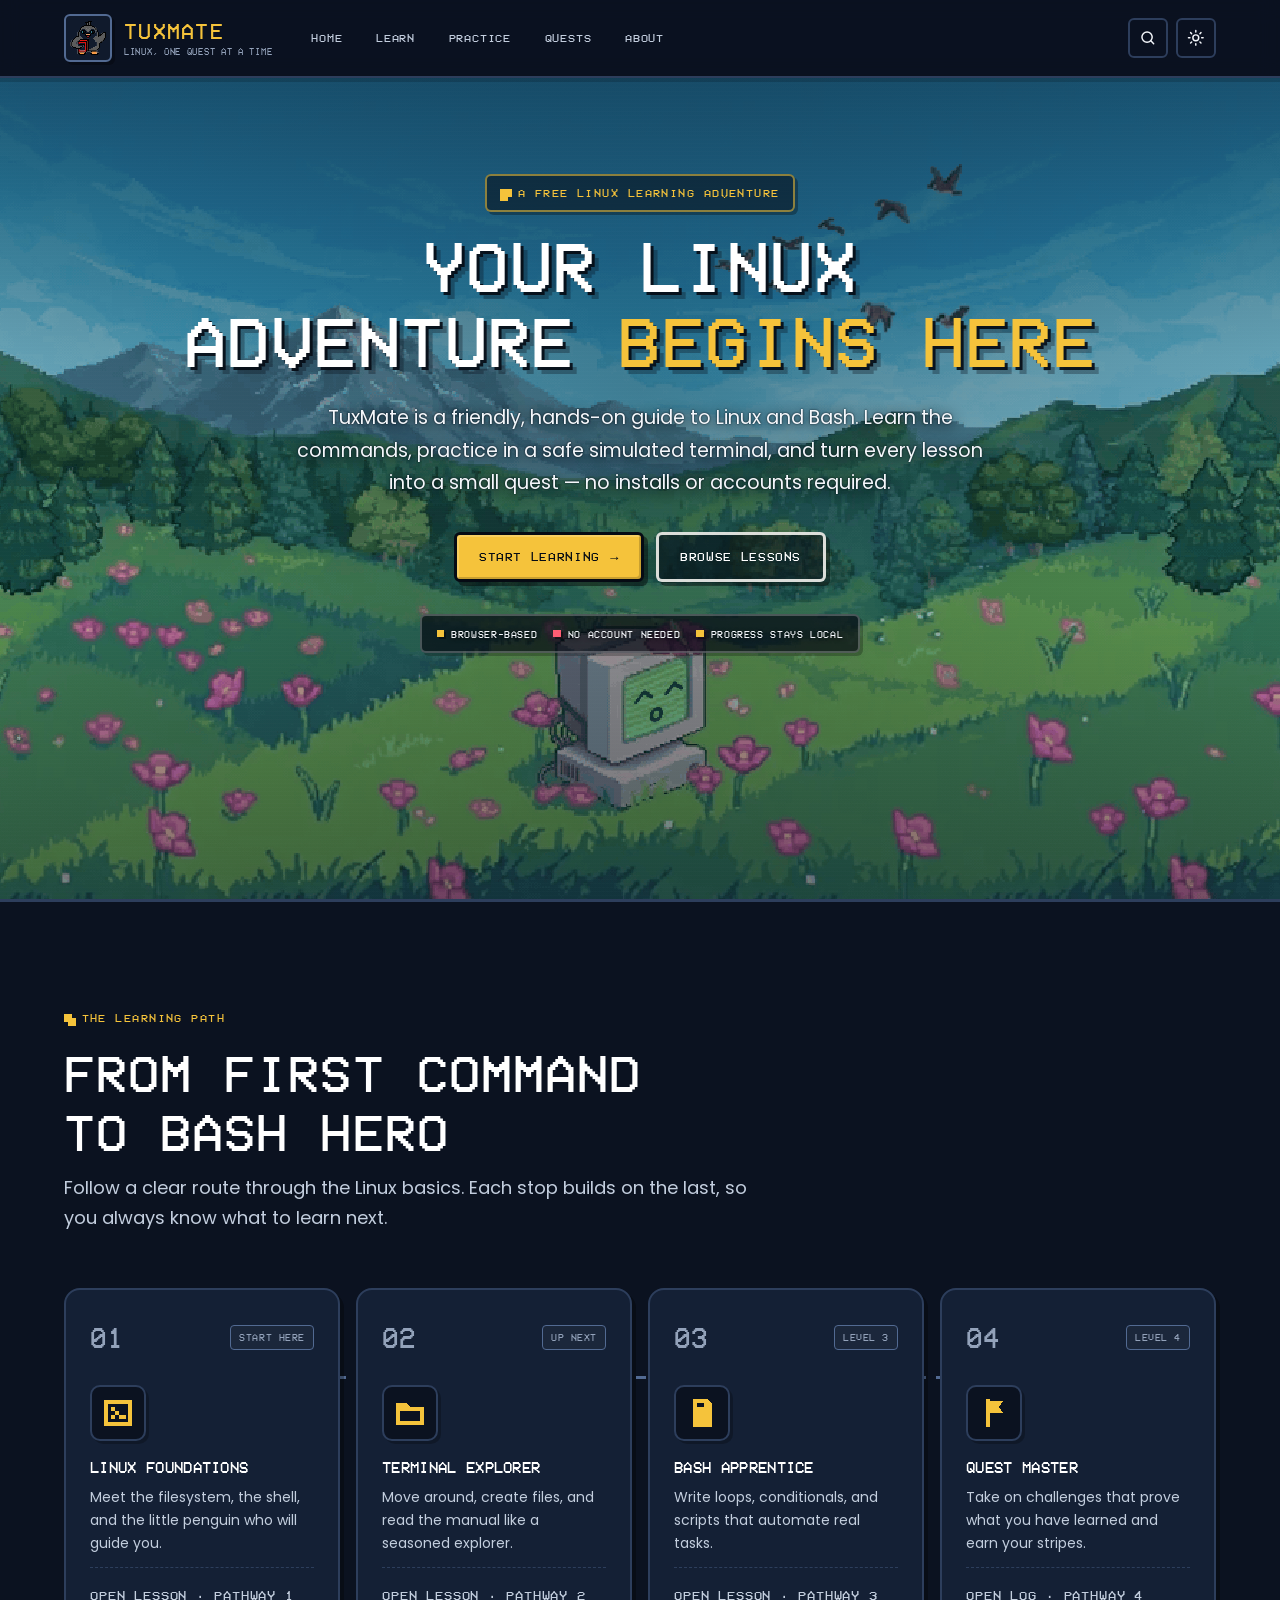
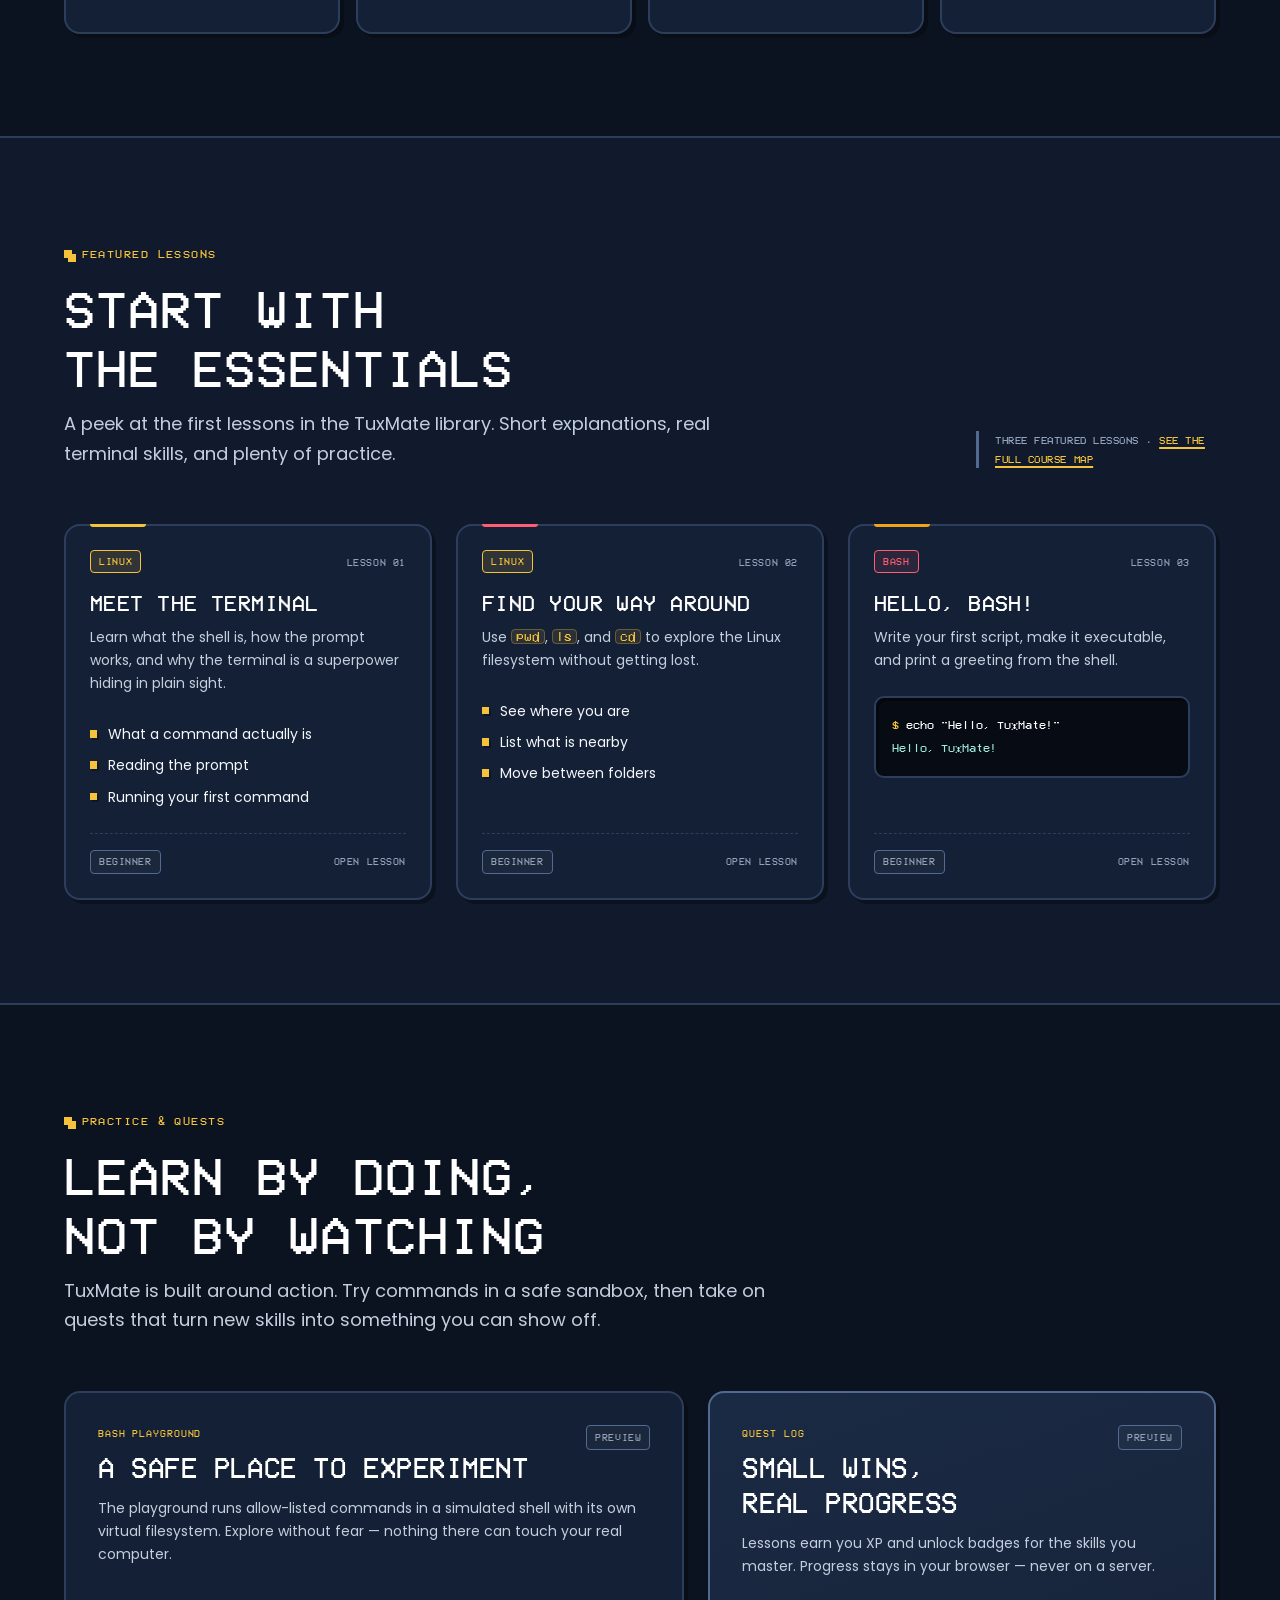
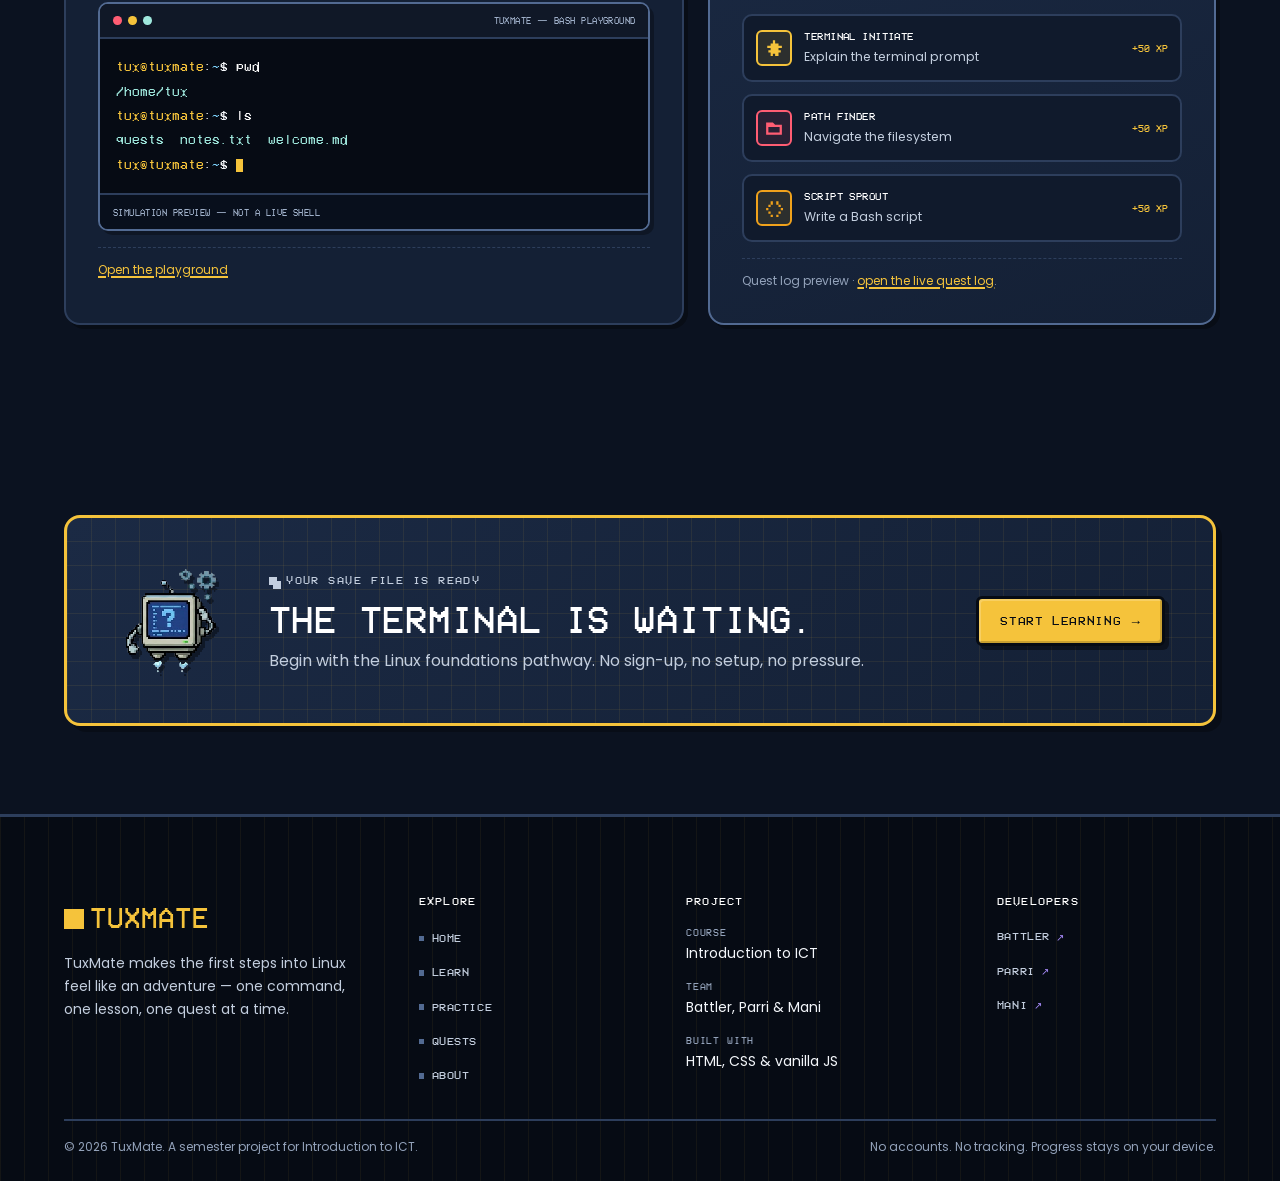
<file: index.html>
<!DOCTYPE html>
<html lang="en" data-theme="dark">
<head>
  <meta charset="UTF-8">
  <meta name="viewport" content="width=device-width, initial-scale=1.0">
  <meta name="theme-color" content="#0b1220" id="theme-color">
  <meta name="description" content="TuxMate is a friendly, browser-based adventure for learning Linux commands and Bash scripting. No installs, accounts, or tracking.">
  <title>TuxMate | Your Linux Adventure Begins Here</title>
  <link rel="icon" type="image/png" href="assets/tux1-removebg-preview.png">
  <link rel="stylesheet" href="css/style.css">
  <link rel="stylesheet" href="css/components.css">
  <link rel="stylesheet" href="css/responsive.css">
  <script src="js/theme.js"></script>
  <script src="js/navigation.js" defer></script>
  <script src="js/main.js" defer></script>
  <script src="js/search.js" defer></script>
</head>
<body>
  <a class="skip-link" href="#main">Skip to main content</a>

  <header class="site-header">
    <nav class="nav container" aria-label="Main navigation">
      <div class="nav__main">
        <a class="nav__brand" href="index.html" aria-label="TuxMate home">
          <span class="nav__logo-frame">
            <img class="nav__logo" src="assets/tux1-removebg-preview.png" alt="" width="48" height="48">
          </span>
          <span class="nav__brand-text">
            <span class="nav__wordmark">TuxMate</span>
            <span class="nav__tagline">Linux, one quest at a time</span>
          </span>
        </a>

        <ul class="nav__list" id="primary-menu">
          <li><a class="nav__link" href="home.html">Home</a></li>
          <li><a class="nav__link" href="learn.html">Learn</a></li>
          <li><a class="nav__link" href="playground.html">Practice</a></li>
          <li><a class="nav__link" href="quests.html">Quests</a></li>
          <li><a class="nav__link" href="about.html">About</a></li>
        </ul>
      </div>

      <div class="nav__tools">
        <button class="icon-btn" type="button" id="search-toggle" aria-label="Search TuxMate" aria-expanded="false" aria-controls="site-search">
          <svg viewBox="0 0 24 24" fill="none" stroke="currentColor" stroke-width="2" stroke-linecap="round" aria-hidden="true" focusable="false">
            <circle cx="11" cy="11" r="7"></circle>
            <path d="m20 20-3.5-3.5"></path>
          </svg>
        </button>
        <button class="icon-btn theme-toggle" type="button" id="theme-toggle" aria-label="Switch to light mode" aria-pressed="false">
          <svg class="icon-sun" viewBox="0 0 24 24" fill="none" stroke="currentColor" stroke-width="2" stroke-linecap="round" aria-hidden="true" focusable="false">
            <circle cx="12" cy="12" r="4"></circle>
            <path d="M12 2v2M12 20v2M4.93 4.93l1.41 1.41M17.66 17.66l1.41 1.41M2 12h2M20 12h2M4.93 19.07l1.41-1.41M17.66 6.34l1.41-1.41"></path>
          </svg>
          <svg class="icon-moon" viewBox="0 0 24 24" fill="none" stroke="currentColor" stroke-width="2" stroke-linecap="round" stroke-linejoin="round" aria-hidden="true" focusable="false">
            <path d="M20.5 14.5A8.5 8.5 0 0 1 9.5 3.5 8.5 8.5 0 1 0 20.5 14.5z"></path>
          </svg>
        </button>
        <button class="nav__toggle" type="button" aria-expanded="false" aria-controls="primary-menu" aria-label="Open navigation menu">
          <span class="nav__toggle-box" aria-hidden="true">
            <span></span>
            <span></span>
            <span></span>
          </span>
          <span class="nav__toggle-label">Menu</span>
        </button>
      </div>
    </nav>
  </header>

  <main id="main">
    <section class="hero" id="home" aria-labelledby="hero-title">
      <div class="container hero__inner">
        <p class="eyebrow eyebrow--boxed">
          <span class="eyebrow__spark" aria-hidden="true"></span>
          A free Linux learning adventure
        </p>
        <h1 class="hero__title" id="hero-title">Your Linux<br> Adventure <span class="text-highlight">Begins Here</span></h1>
        <p class="hero__lede">TuxMate is a friendly, hands-on guide to Linux and Bash. Learn the commands, practice in a safe simulated terminal, and turn every lesson into a small quest &mdash; no installs or accounts required.</p>
        <div class="hero__actions">
          <a class="btn btn--primary" href="learn.html">Start Learning <span class="btn__arrow" aria-hidden="true">&rarr;</span></a>
          <a class="btn btn--ghost" href="learn.html#pathways">Browse lessons</a>
        </div>
        <ul class="hero__perks" aria-label="TuxMate highlights">
          <li>Browser-based</li>
          <li>No account needed</li>
          <li>Progress stays local</li>
        </ul>
      </div>
    </section>

    <section class="section section--pathways" id="pathways" aria-labelledby="pathways-title">
      <div class="container">
        <div class="section__header">
          <p class="eyebrow">The learning path</p>
          <h2 id="pathways-title">From first command to bash hero</h2>
          <p class="section__lede">Follow a clear route through the Linux basics. Each stop builds on the last, so you always know what to learn next.</p>
        </div>

        <ol class="pathway" role="list">
          <li class="pathway__item">
            <a class="pathway-card" href="linux.html">
              <div class="pathway-card__top">
                <span class="pathway-card__step">01</span>
                <span class="chip chip--muted">Start here</span>
              </div>
              <span class="pathway-card__icon" aria-hidden="true">
                <svg class="pixel-icon" viewBox="0 0 32 32" width="32" height="32" focusable="false">
                  <path fill="currentColor" d="M2 3h28v26H2V3zm4 4v18h20V7H6zm3 3h4v4H9v-4zm4 4h4v4h-4v-4zm-4 4h4v4H9v-4zm8 0h7v4h-7v-4z"/>
                </svg>
              </span>
              <h3>Linux Foundations</h3>
              <p>Meet the filesystem, the shell, and the little penguin who will guide you.</p>
              <p class="pathway-card__meta">Open lesson &middot; Pathway 1</p>
            </a>
          </li>

          <li class="pathway__item">
            <a class="pathway-card" href="terminal.html">
              <div class="pathway-card__top">
                <span class="pathway-card__step">02</span>
                <span class="chip chip--muted">Up next</span>
              </div>
              <span class="pathway-card__icon" aria-hidden="true">
                <svg class="pixel-icon" viewBox="0 0 32 32" width="32" height="32" focusable="false">
                  <path fill="currentColor" d="M2 6h11l3 4h14v18H2V6zm4 8v10h20V14H6z"/>
                </svg>
              </span>
              <h3>Terminal Explorer</h3>
              <p>Move around, create files, and read the manual like a seasoned explorer.</p>
              <p class="pathway-card__meta">Open lesson &middot; Pathway 2</p>
            </a>
          </li>

          <li class="pathway__item">
            <a class="pathway-card" href="bash.html">
              <div class="pathway-card__top">
                <span class="pathway-card__step">03</span>
                <span class="chip chip--muted">Level 3</span>
              </div>
              <span class="pathway-card__icon" aria-hidden="true">
                <svg class="pixel-icon" viewBox="0 0 32 32" width="32" height="32" focusable="false">
                  <path fill="currentColor" d="M7 2h14l5 5v23H7V2zm4 4v4h7V6h-7zm-1 8h12v3H10v-3zm0 6h12v3H10v-3zm0 6h8v3h-8v-3z"/>
                </svg>
              </span>
              <h3>Bash Apprentice</h3>
              <p>Write loops, conditionals, and scripts that automate real tasks.</p>
              <p class="pathway-card__meta">Open lesson &middot; Pathway 3</p>
            </a>
          </li>

          <li class="pathway__item">
            <a class="pathway-card" href="quests.html">
              <div class="pathway-card__top">
                <span class="pathway-card__step">04</span>
                <span class="chip chip--muted">Level 4</span>
              </div>
              <span class="pathway-card__icon" aria-hidden="true">
                <svg class="pixel-icon" viewBox="0 0 32 32" width="32" height="32" focusable="false">
                  <path fill="currentColor" d="M8 2h4v28H8V2zm4 2h13l-4 6 4 6H12V4z"/>
                </svg>
              </span>
              <h3>Quest Master</h3>
              <p>Take on challenges that prove what you have learned and earn your stripes.</p>
              <p class="pathway-card__meta">Open log &middot; Pathway 4</p>
            </a>
          </li>
        </ol>
      </div>
    </section>

    <section class="section section--lessons" id="lessons" aria-labelledby="lessons-title">
      <div class="container">
        <div class="section__header section__header--split">
          <div>
            <p class="eyebrow">Featured lessons</p>
            <h2 id="lessons-title">Start with the essentials</h2>
            <p class="section__lede">A peek at the first lessons in the TuxMate library. Short explanations, real terminal skills, and plenty of practice.</p>
          </div>
          <p class="section__note">Three featured lessons &middot; <a href="learn.html">see the full course map</a></p>
        </div>

        <div class="lesson-grid">
          <a class="lesson-card" href="terminal.html">
            <div class="lesson-card__top">
              <span class="tag tag--linux">Linux</span>
              <span class="lesson-card__number">Lesson 01</span>
            </div>
            <h3>Meet the terminal</h3>
            <p>Learn what the shell is, how the prompt works, and why the terminal is a superpower hiding in plain sight.</p>
            <ul class="lesson-card__list">
              <li>What a command actually is</li>
              <li>Reading the prompt</li>
              <li>Running your first command</li>
            </ul>
            <div class="lesson-card__footer">
              <span class="chip chip--muted">Beginner</span>
              <span class="lesson-card__status">Open lesson</span>
            </div>
          </a>

          <a class="lesson-card" href="terminal.html">
            <div class="lesson-card__top">
              <span class="tag tag--linux">Linux</span>
              <span class="lesson-card__number">Lesson 02</span>
            </div>
            <h3>Find your way around</h3>
            <p>Use <code>pwd</code>, <code>ls</code>, and <code>cd</code> to explore the Linux filesystem without getting lost.</p>
            <ul class="lesson-card__list">
              <li>See where you are</li>
              <li>List what is nearby</li>
              <li>Move between folders</li>
            </ul>
            <div class="lesson-card__footer">
              <span class="chip chip--muted">Beginner</span>
              <span class="lesson-card__status">Open lesson</span>
            </div>
          </a>

          <a class="lesson-card" href="bash.html">
            <div class="lesson-card__top">
              <span class="tag tag--bash">Bash</span>
              <span class="lesson-card__number">Lesson 03</span>
            </div>
            <h3>Hello, Bash!</h3>
            <p>Write your first script, make it executable, and print a greeting from the shell.</p>
            <div class="code-window" aria-label="Example Bash command">
              <p class="code-window__line"><span class="code-window__prompt">$</span> <span class="code-window__cmd">echo "Hello, TuxMate!"</span></p>
              <p class="code-window__line code-window__out">Hello, TuxMate!</p>
            </div>
            <div class="lesson-card__footer">
              <span class="chip chip--muted">Beginner</span>
              <span class="lesson-card__status">Open lesson</span>
            </div>
          </a>
        </div>
      </div>
    </section>

    <section class="section section--practice" id="practice" aria-labelledby="practice-title">
      <div class="container">
        <div class="section__header">
          <p class="eyebrow">Practice &amp; quests</p>
          <h2 id="practice-title">Learn by doing, not by watching</h2>
          <p class="section__lede">TuxMate is built around action. Try commands in a safe sandbox, then take on quests that turn new skills into something you can show off.</p>
        </div>

        <div class="feature-grid">
          <article class="feature-panel">
            <div class="feature-panel__header">
              <div>
                <span class="feature-panel__kicker">Bash Playground</span>
                <h3>A safe place to experiment</h3>
              </div>
              <span class="chip chip--muted">Preview</span>
            </div>
            <p class="feature-panel__text">The playground runs allow-listed commands in a simulated shell with its own virtual filesystem. Explore without fear &mdash; nothing there can touch your real computer.</p>

            <div class="terminal" aria-label="Static preview of the TuxMate Bash Playground">
              <div class="terminal__bar" aria-hidden="true">
                <span></span>
                <span></span>
                <span></span>
                <span class="terminal__title">tuxmate &mdash; bash playground</span>
              </div>
              <div class="terminal__body">
                <p><span class="terminal__prompt">tux@tuxmate</span>:<span class="terminal__path">~</span>$ <span class="terminal__command">pwd</span></p>
                <p class="terminal__output">/home/tux</p>
                <p><span class="terminal__prompt">tux@tuxmate</span>:<span class="terminal__path">~</span>$ <span class="terminal__command">ls</span></p>
                <p class="terminal__output">quests  notes.txt  welcome.md</p>
                <p><span class="terminal__prompt">tux@tuxmate</span>:<span class="terminal__path">~</span>$ <span class="terminal__cursor" aria-hidden="true"></span></p>
              </div>
              <p class="terminal__note">Simulation preview &mdash; not a live shell</p>
            </div>
            <p class="feature-panel__note"><a href="playground.html">Open the playground</a></p>
          </article>

          <article class="feature-panel feature-panel--quests" id="quests">
            <div class="feature-panel__header">
              <div>
                <span class="feature-panel__kicker">Quest log</span>
                <h3>Small wins, real progress</h3>
              </div>
              <span class="chip chip--muted">Preview</span>
            </div>
            <p class="feature-panel__text">Lessons earn you XP and unlock badges for the skills you master. Progress stays in your browser &mdash; never on a server.</p>

            <ul class="quest-list" role="list">
              <li class="quest">
                <span class="quest__icon" aria-hidden="true">
                  <svg viewBox="0 0 16 16" width="18" height="18" focusable="false">
                    <path fill="currentColor" d="M7 1h2v3h3v2h3v2h-3v2h2v2h-2v3H9v-2H7v2H5v-3H3v-2h2V8H2V6h3V4h2V1z"/>
                  </svg>
                </span>
                <span class="quest__text">
                  <strong>Terminal Initiate</strong>
                  <span>Explain the terminal prompt</span>
                </span>
                <span class="quest__xp">+50 XP</span>
              </li>
              <li class="quest">
                <span class="quest__icon" aria-hidden="true">
                  <svg viewBox="0 0 16 16" width="18" height="18" focusable="false">
                    <path fill="currentColor" d="M1 3h6l2 2h6v9H1V3zm2 4v5h10V7H3z"/>
                  </svg>
                </span>
                <span class="quest__text">
                  <strong>Path Finder</strong>
                  <span>Navigate the filesystem</span>
                </span>
                <span class="quest__xp">+50 XP</span>
              </li>
              <li class="quest">
                <span class="quest__icon" aria-hidden="true">
                  <svg viewBox="0 0 16 16" width="18" height="18" focusable="false">
                    <path fill="currentColor" d="M5 2h2v3H5V2zm-2 3h2v2H3V5zm-2 3h2v2H1V8zm2 3h2v2H3v-2zm2 3h2v3H5v-3zm5-12h2v3h-2V2zm2 3h2v2h-2V5zm2 3h2v2h-2V8zm-2 3h2v2h-2v-2zm-2 3h2v3h-2v-3z"/>
                  </svg>
                </span>
                <span class="quest__text">
                  <strong>Script Sprout</strong>
                  <span>Write a Bash script</span>
                </span>
                <span class="quest__xp">+50 XP</span>
              </li>
            </ul>
            <p class="feature-panel__note">Quest log preview &middot; <a href="quests.html">open the live quest log</a>.</p>
          </article>
        </div>
      </div>
    </section>

    <section class="section section--cta" aria-labelledby="cta-title">
      <div class="container">
        <div class="cta">
          <img class="cta__mascot" src="assets/byte2-removebg-preview.png" alt="" width="130" height="130" aria-hidden="true">
          <div class="cta__content">
            <p class="eyebrow">Your save file is ready</p>
            <h2 id="cta-title">The terminal is waiting.</h2>
            <p>Begin with the Linux foundations pathway. No sign-up, no setup, no pressure.</p>
          </div>
          <a class="btn btn--primary" href="learn.html">Start Learning <span class="btn__arrow" aria-hidden="true">&rarr;</span></a>
        </div>
      </div>
    </section>
  </main>

  <footer class="site-footer">
    <div class="container">
      <div class="footer__grid">
        <div class="footer__brand">
          <a class="footer__wordmark" href="index.html">
            <span class="footer__mark" aria-hidden="true"></span>
            TuxMate
          </a>
          <p>TuxMate makes the first steps into Linux feel like an adventure &mdash; one command, one lesson, one quest at a time.</p>
        </div>

        <nav class="footer__nav" aria-label="Footer navigation">
          <h2 class="footer__heading">Explore</h2>
          <ul>
            <li><a href="home.html">Home</a></li>
            <li><a href="learn.html">Learn</a></li>
            <li><a href="playground.html">Practice</a></li>
            <li><a href="quests.html">Quests</a></li>
            <li><a href="about.html">About</a></li>
          </ul>
        </nav>

        <div class="footer__project">
          <h2 class="footer__heading">Project</h2>
          <ul class="footer__info">
            <li><span>Course</span> Introduction to ICT</li>
            <li><span>Team</span> Battler, Parri &amp; Mani</li>
            <li><span>Built with</span> HTML, CSS &amp; vanilla JS</li>
          </ul>
        </div>

        <div class="footer__developers">
          <h2 class="footer__heading">Developers</h2>
          <ul class="footer__dev-list">
            <li><a href="https://github.com/cevique" target="_blank" rel="noopener noreferrer">Battler <span aria-hidden="true">&nearr;</span></a></li>
            <li><a href="https://github.com/anfalcodes" target="_blank" rel="noopener noreferrer">Parri <span aria-hidden="true">&nearr;</span></a></li>
            <li><a href="https://github.com/AbdulRehman387/" target="_blank" rel="noopener noreferrer">Mani <span aria-hidden="true">&nearr;</span></a></li>
          </ul>
        </div>
      </div>

      <div class="footer__bottom">
        <p>&copy; <span id="copyright-year">2026</span> TuxMate. A semester project for Introduction to ICT.</p>
        <p>No accounts. No tracking. Progress stays on your device.</p>
      </div>
    </div>
  </footer>
</body>
</html>
</file>
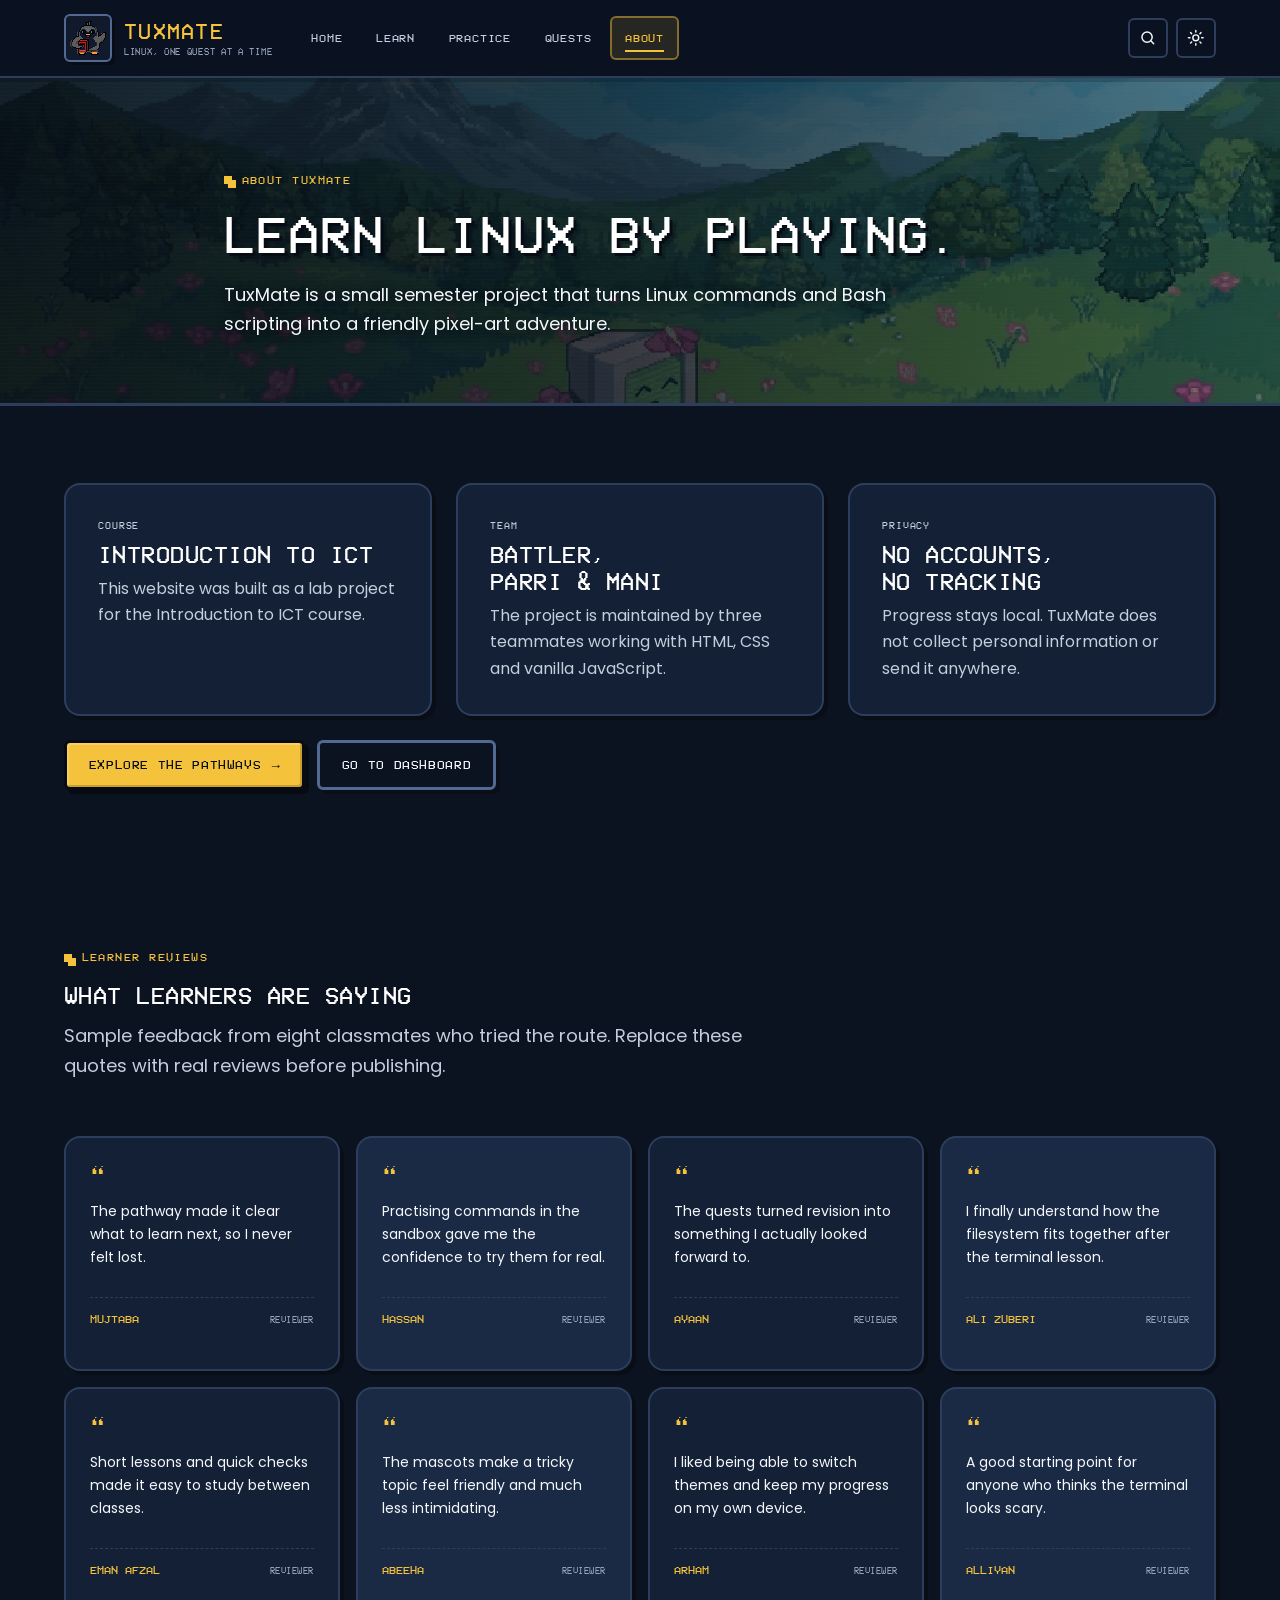
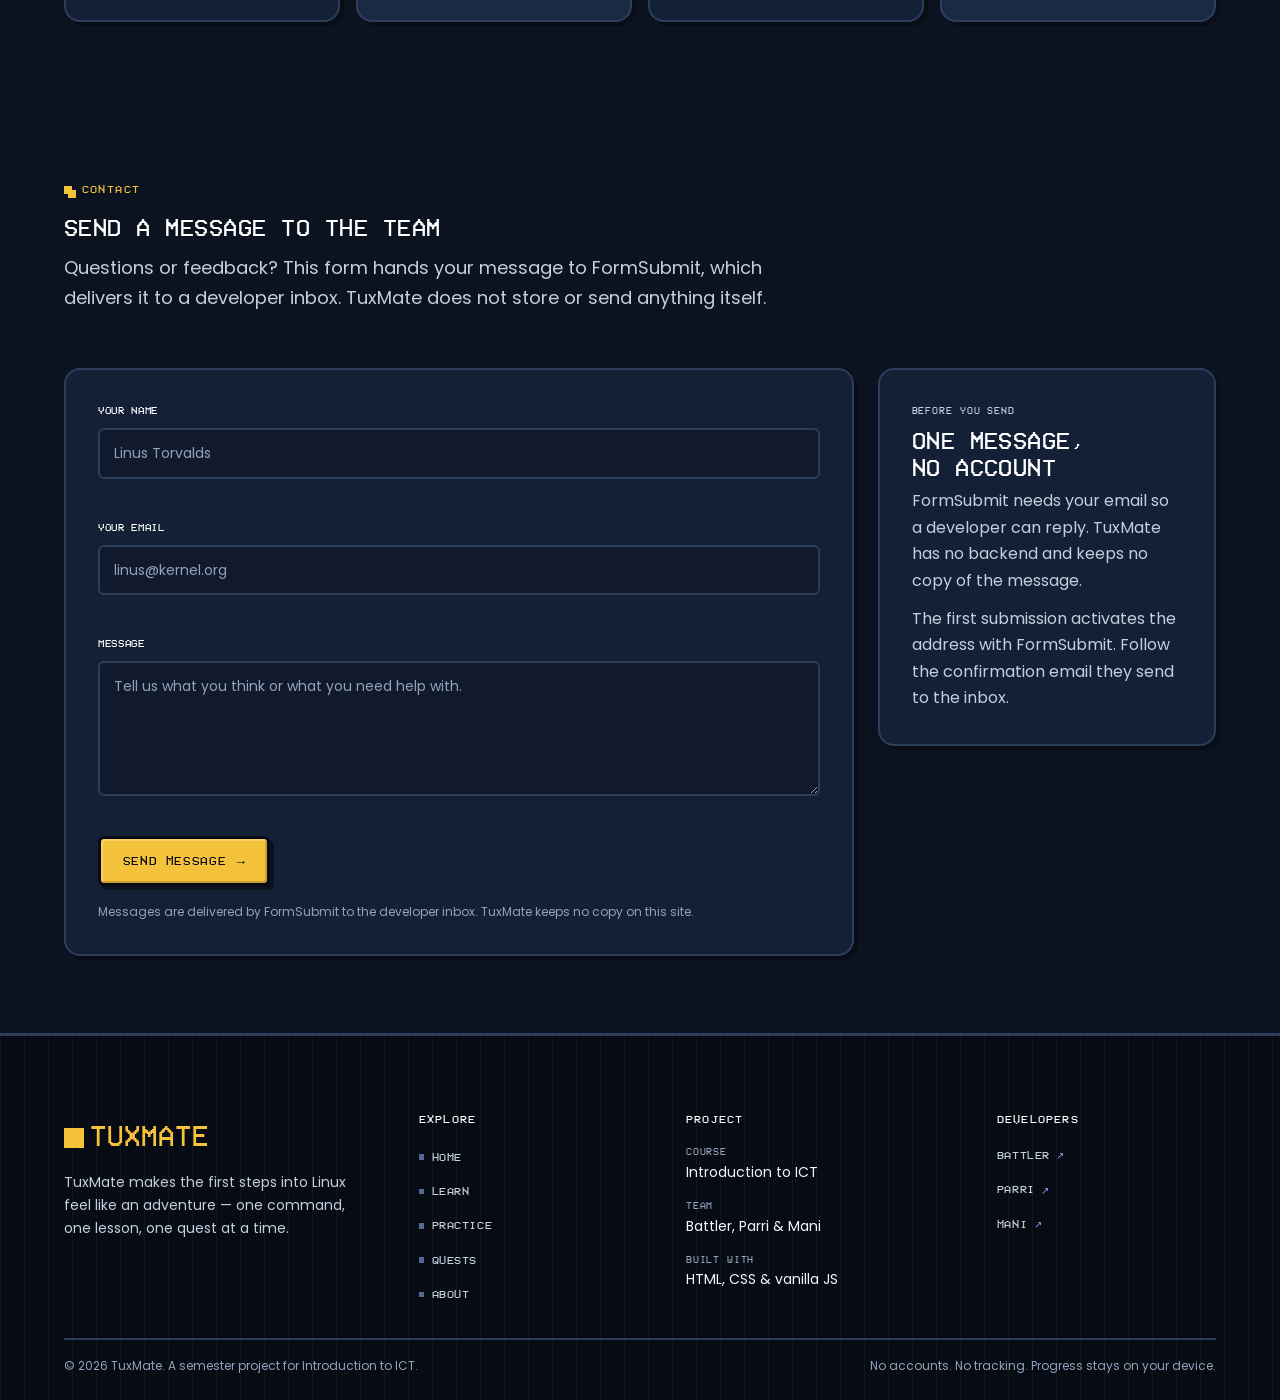
<file: about.html>
<!DOCTYPE html>
<html lang="en" data-theme="dark">
<head>
  <meta charset="UTF-8">
  <meta name="viewport" content="width=device-width, initial-scale=1.0">
  <meta name="theme-color" content="#0b1220" id="theme-color">
  <meta name="description" content="Learn about the TuxMate project, its team and the Introduction to ICT course.">
  <title>TuxMate | About</title>
  <link rel="icon" type="image/png" href="assets/tux1-removebg-preview.png">
  <link rel="stylesheet" href="css/style.css">
  <link rel="stylesheet" href="css/components.css">
  <link rel="stylesheet" href="css/responsive.css">
  <script src="js/theme.js"></script>
  <script src="js/navigation.js" defer></script>
  <script src="js/main.js" defer></script>
  <script src="js/search.js" defer></script>
  <script src="js/contact.js" defer></script>
</head>
<body>
  <a class="skip-link" href="#main">Skip to main content</a>

  <header class="site-header">
    <nav class="nav container" aria-label="Main navigation">
      <div class="nav__main">
        <a class="nav__brand" href="index.html" aria-label="TuxMate home">
          <span class="nav__logo-frame">
            <img class="nav__logo" src="assets/tux1-removebg-preview.png" alt="" width="48" height="48">
          </span>
          <span class="nav__brand-text">
            <span class="nav__wordmark">TuxMate</span>
            <span class="nav__tagline">Linux, one quest at a time</span>
          </span>
        </a>

        <ul class="nav__list" id="primary-menu">
          <li><a class="nav__link" href="home.html">Home</a></li>
          <li><a class="nav__link" href="learn.html">Learn</a></li>
          <li><a class="nav__link" href="playground.html">Practice</a></li>
          <li><a class="nav__link" href="quests.html">Quests</a></li>
          <li><a class="nav__link" href="about.html" aria-current="page">About</a></li>
        </ul>
      </div>

      <div class="nav__tools">
        <button class="icon-btn" type="button" id="search-toggle" aria-label="Search TuxMate" aria-expanded="false" aria-controls="site-search">
          <svg viewBox="0 0 24 24" fill="none" stroke="currentColor" stroke-width="2" stroke-linecap="round" aria-hidden="true" focusable="false">
            <circle cx="11" cy="11" r="7"></circle>
            <path d="m20 20-3.5-3.5"></path>
          </svg>
        </button>
        <button class="icon-btn theme-toggle" type="button" id="theme-toggle" aria-label="Switch to light mode" aria-pressed="false">
          <svg class="icon-sun" viewBox="0 0 24 24" fill="none" stroke="currentColor" stroke-width="2" stroke-linecap="round" aria-hidden="true" focusable="false">
            <circle cx="12" cy="12" r="4"></circle>
            <path d="M12 2v2M12 20v2M4.93 4.93l1.41 1.41M17.66 17.66l1.41 1.41M2 12h2M20 12h2M4.93 19.07l1.41-1.41M17.66 6.34l1.41-1.41"></path>
          </svg>
          <svg class="icon-moon" viewBox="0 0 24 24" fill="none" stroke="currentColor" stroke-width="2" stroke-linecap="round" stroke-linejoin="round" aria-hidden="true" focusable="false">
            <path d="M20.5 14.5A8.5 8.5 0 0 1 9.5 3.5 8.5 8.5 0 1 0 20.5 14.5z"></path>
          </svg>
        </button>
        <button class="nav__toggle" type="button" aria-expanded="false" aria-controls="primary-menu" aria-label="Open navigation menu">
          <span class="nav__toggle-box" aria-hidden="true">
            <span></span>
            <span></span>
            <span></span>
          </span>
          <span class="nav__toggle-label">Menu</span>
        </button>
      </div>
    </nav>
  </header>

  <main id="main">
    <section class="page-hero page-hero--scene" aria-labelledby="about-title">
      <div class="container page-hero__inner">
        <p class="eyebrow">About TuxMate</p>
        <h1 id="about-title">Learn Linux by playing.</h1>
        <p class="page-hero__lede">TuxMate is a small semester project that turns Linux commands and Bash scripting into a friendly pixel-art adventure.</p>
      </div>
    </section>

    <section class="page-section">
      <div class="container">
        <div class="panel-grid">
          <article class="info-panel">
            <p class="info-panel__kicker">Course</p>
            <h2>Introduction to ICT</h2>
            <p>This website was built as a lab project for the Introduction to ICT course.</p>
          </article>
          <article class="info-panel">
            <p class="info-panel__kicker">Team</p>
            <h2>Battler, Parri &amp; Mani</h2>
            <p>The project is maintained by three teammates working with HTML, CSS and vanilla JavaScript.</p>
          </article>
          <article class="info-panel">
            <p class="info-panel__kicker">Privacy</p>
            <h2>No accounts, no tracking</h2>
            <p>Progress stays local. TuxMate does not collect personal information or send it anywhere.</p>
          </article>
        </div>

        <div class="page-actions">
          <a class="btn btn--primary" href="learn.html">Explore the pathways <span class="btn__arrow" aria-hidden="true">&rarr;</span></a>
          <a class="btn btn--secondary" href="home.html">Go to dashboard</a>
        </div>
      </div>
    </section>

    <section class="page-section section--reviews" aria-labelledby="reviews-title">
      <div class="container">
        <div class="section__header">
          <p class="eyebrow">Learner reviews</p>
          <h2 id="reviews-title">What learners are saying</h2>
          <p class="section__lede">Sample feedback from eight classmates who tried the route. Replace these quotes with real reviews before publishing.</p>
        </div>

        <div class="review-grid">
          <article class="review-card">
            <span class="review-card__mark" aria-hidden="true">&ldquo;</span>
            <p>The pathway made it clear what to learn next, so I never felt lost.</p>
            <p class="review-card__author"><strong>Mujtaba</strong> <span>Reviewer</span></p>
          </article>
          <article class="review-card">
            <span class="review-card__mark" aria-hidden="true">&ldquo;</span>
            <p>Practising commands in the sandbox gave me the confidence to try them for real.</p>
            <p class="review-card__author"><strong>Hassan</strong> <span>Reviewer</span></p>
          </article>
          <article class="review-card">
            <span class="review-card__mark" aria-hidden="true">&ldquo;</span>
            <p>The quests turned revision into something I actually looked forward to.</p>
            <p class="review-card__author"><strong>Ayaan</strong> <span>Reviewer</span></p>
          </article>
          <article class="review-card">
            <span class="review-card__mark" aria-hidden="true">&ldquo;</span>
            <p>I finally understand how the filesystem fits together after the terminal lesson.</p>
            <p class="review-card__author"><strong>Ali Zuberi</strong> <span>Reviewer</span></p>
          </article>
          <article class="review-card">
            <span class="review-card__mark" aria-hidden="true">&ldquo;</span>
            <p>Short lessons and quick checks made it easy to study between classes.</p>
            <p class="review-card__author"><strong>Eman Afzal</strong> <span>Reviewer</span></p>
          </article>
          <article class="review-card">
            <span class="review-card__mark" aria-hidden="true">&ldquo;</span>
            <p>The mascots make a tricky topic feel friendly and much less intimidating.</p>
            <p class="review-card__author"><strong>Abeeha</strong> <span>Reviewer</span></p>
          </article>
          <article class="review-card">
            <span class="review-card__mark" aria-hidden="true">&ldquo;</span>
            <p>I liked being able to switch themes and keep my progress on my own device.</p>
            <p class="review-card__author"><strong>Arham</strong> <span>Reviewer</span></p>
          </article>
          <article class="review-card">
            <span class="review-card__mark" aria-hidden="true">&ldquo;</span>
            <p>A good starting point for anyone who thinks the terminal looks scary.</p>
            <p class="review-card__author"><strong>Alliyan</strong> <span>Reviewer</span></p>
          </article>
        </div>
      </div>
    </section>

    <section class="page-section section--contact" aria-labelledby="contact-title">
      <div class="container">
        <div class="section__header">
          <p class="eyebrow">Contact</p>
          <h2 id="contact-title">Send a message to the team</h2>
          <p class="section__lede">Questions or feedback? This form hands your message to FormSubmit, which delivers it to a developer inbox. TuxMate does not store or send anything itself.</p>
        </div>

        <div class="contact-layout">
          <form class="contact-form" id="contact-form" action="https://formsubmit.co/sinanulbashir@gmail.com" method="POST" novalidate>
            <input type="hidden" name="_subject" value="TuxMate contact form">
            <input type="hidden" name="_captcha" value="false">
            <input type="hidden" name="_template" value="table">

            <div class="form-field">
              <label for="contact-name">Your name</label>
              <input id="contact-name" name="name" type="text" autocomplete="name" placeholder="Linus Torvalds" aria-describedby="contact-name-error" required>
              <p class="form-field__error" id="contact-name-error" role="alert"></p>
            </div>

            <div class="form-field">
              <label for="contact-email">Your email</label>
              <input id="contact-email" name="email" type="email" autocomplete="email" placeholder="linus@kernel.org" aria-describedby="contact-email-error" required>
              <p class="form-field__error" id="contact-email-error" role="alert"></p>
            </div>

            <div class="form-field">
              <label for="contact-message">Message</label>
              <textarea id="contact-message" name="message" rows="5" placeholder="Tell us what you think or what you need help with." aria-describedby="contact-message-error" required></textarea>
              <p class="form-field__error" id="contact-message-error" role="alert"></p>
            </div>

            <button class="btn btn--primary" type="submit">Send message <span class="btn__arrow" aria-hidden="true">&rarr;</span></button>
            <p class="contact-form__note">Messages are delivered by FormSubmit to the developer inbox. TuxMate keeps no copy on this site.</p>
          </form>

          <aside class="info-panel" aria-labelledby="contact-privacy-title">
            <p class="info-panel__kicker">Before you send</p>
            <h2 id="contact-privacy-title">One message, no account</h2>
            <p>FormSubmit needs your email so a developer can reply. TuxMate has no backend and keeps no copy of the message.</p>
            <p>The first submission activates the address with FormSubmit. Follow the confirmation email they send to the inbox.</p>
          </aside>
        </div>
      </div>
    </section>
  </main>

  <footer class="site-footer">
    <div class="container">
      <div class="footer__grid">
        <div class="footer__brand">
          <a class="footer__wordmark" href="index.html">
            <span class="footer__mark" aria-hidden="true"></span>
            TuxMate
          </a>
          <p>TuxMate makes the first steps into Linux feel like an adventure &mdash; one command, one lesson, one quest at a time.</p>
        </div>

        <nav class="footer__nav" aria-label="Footer navigation">
          <h2 class="footer__heading">Explore</h2>
          <ul>
            <li><a href="home.html">Home</a></li>
            <li><a href="learn.html">Learn</a></li>
            <li><a href="playground.html">Practice</a></li>
            <li><a href="quests.html">Quests</a></li>
            <li><a href="about.html">About</a></li>
          </ul>
        </nav>

        <div class="footer__project">
          <h2 class="footer__heading">Project</h2>
          <ul class="footer__info">
            <li><span>Course</span> Introduction to ICT</li>
            <li><span>Team</span> Battler, Parri &amp; Mani</li>
            <li><span>Built with</span> HTML, CSS &amp; vanilla JS</li>
          </ul>
        </div>

        <div class="footer__developers">
          <h2 class="footer__heading">Developers</h2>
          <ul class="footer__dev-list">
            <li><a href="https://github.com/cevique" target="_blank" rel="noopener noreferrer">Battler <span aria-hidden="true">&nearr;</span></a></li>
            <li><a href="https://github.com/anfalcodes" target="_blank" rel="noopener noreferrer">Parri <span aria-hidden="true">&nearr;</span></a></li>
            <li><a href="https://github.com/AbdulRehman387/" target="_blank" rel="noopener noreferrer">Mani <span aria-hidden="true">&nearr;</span></a></li>
          </ul>
        </div>
      </div>

      <div class="footer__bottom">
        <p>&copy; <span id="copyright-year">2026</span> TuxMate. A semester project for Introduction to ICT.</p>
        <p>No accounts. No tracking. Progress stays on your device.</p>
      </div>
    </div>
  </footer>
</body>
</html>
</file>
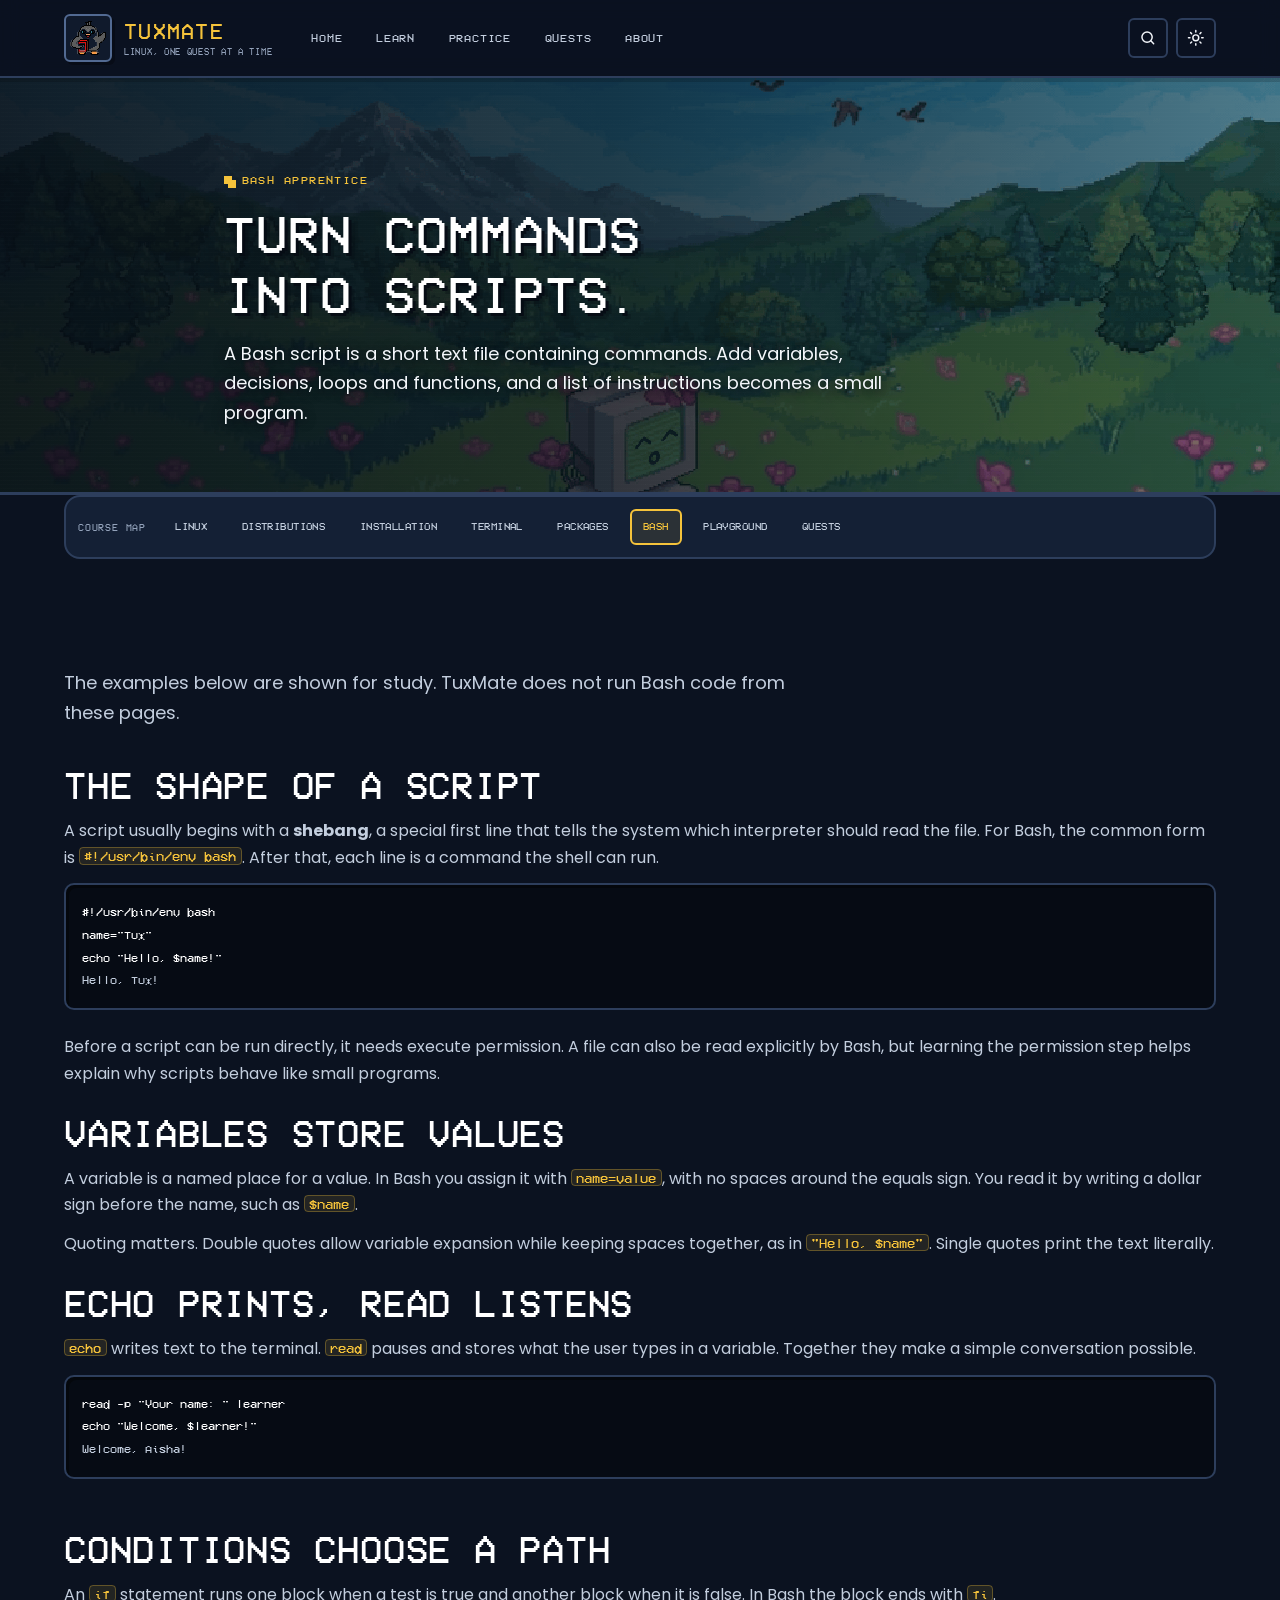
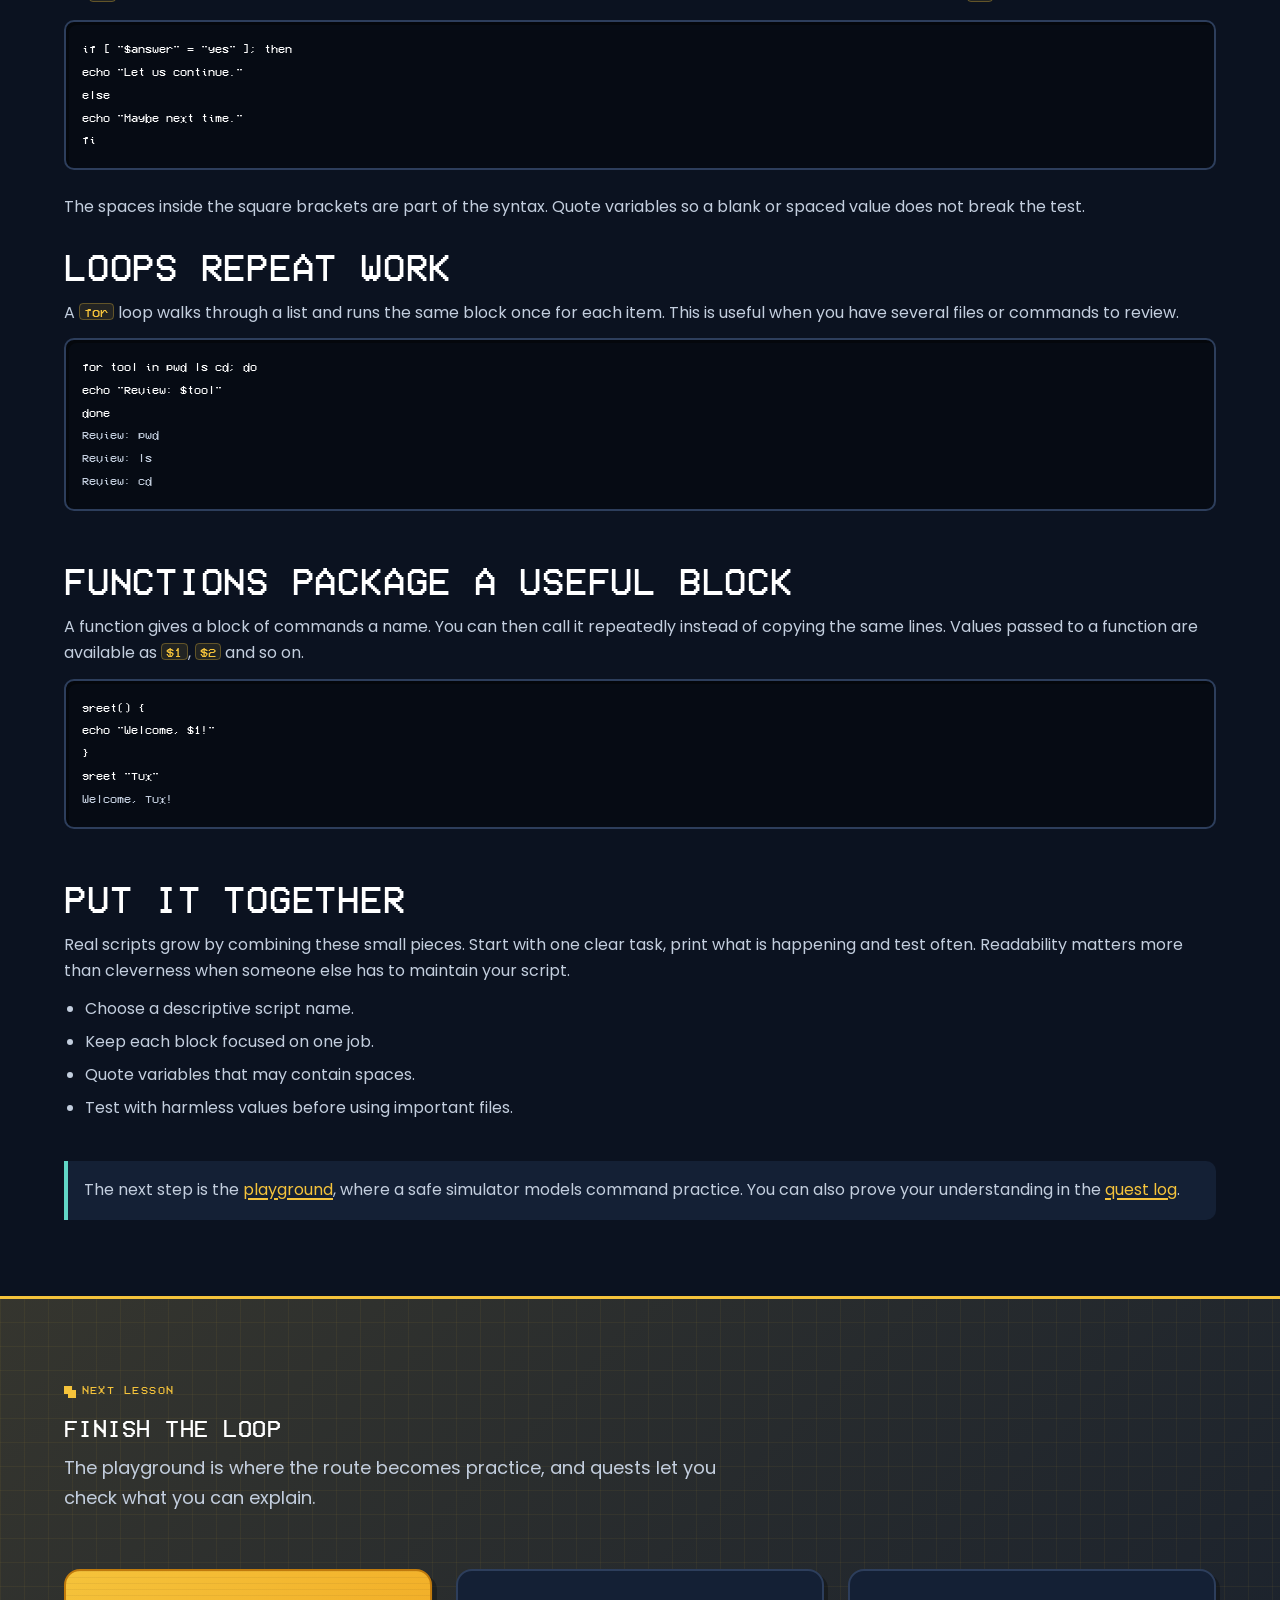
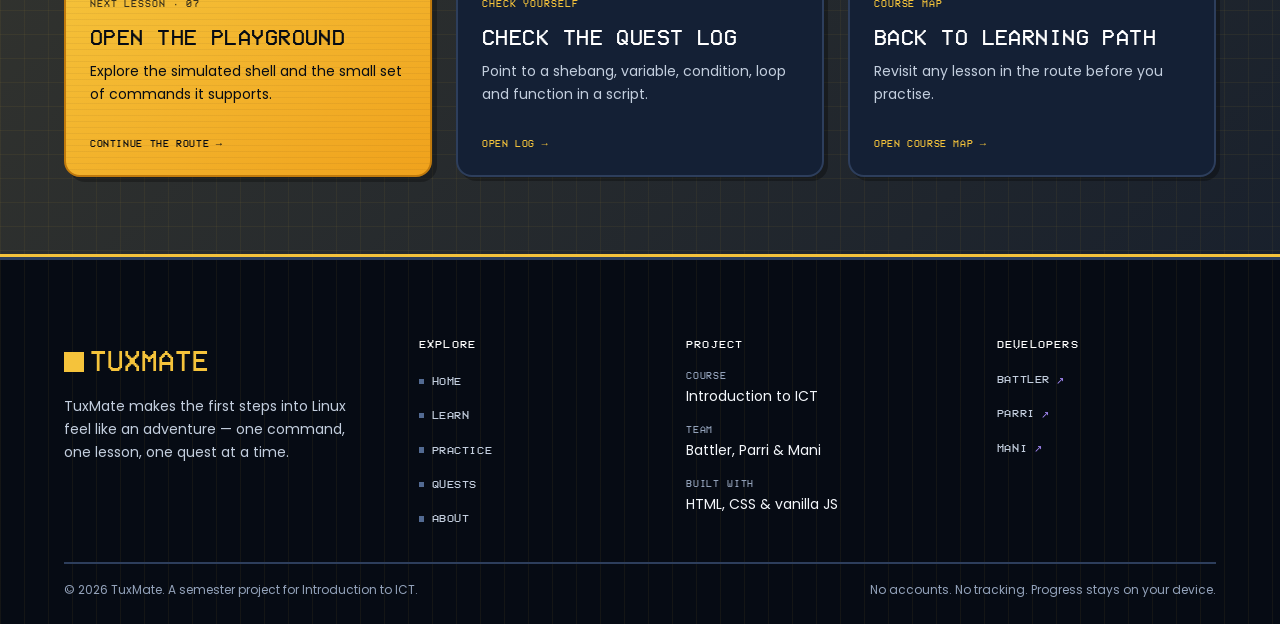
<file: bash.html>
<!DOCTYPE html>
<html lang="en" data-theme="dark">
<head>
  <meta charset="UTF-8">
  <meta name="viewport" content="width=device-width, initial-scale=1.0">
  <meta name="theme-color" content="#0b1220" id="theme-color">
  <meta name="description" content="Learn Bash script structure, variables, echo, input, conditions, loops and functions with beginner-friendly examples.">
  <title>TuxMate | Bash Apprentice</title>
  <link rel="icon" type="image/png" href="assets/tux1-removebg-preview.png">
  <link rel="stylesheet" href="css/style.css">
  <link rel="stylesheet" href="css/components.css">
  <link rel="stylesheet" href="css/responsive.css">
  <script src="js/theme.js"></script>
  <script src="js/navigation.js" defer></script>
  <script src="js/main.js" defer></script>
  <script src="js/search.js" defer></script>
</head>
<body>
  <a class="skip-link" href="#main">Skip to main content</a>

  <header class="site-header">
    <nav class="nav container" aria-label="Main navigation">
      <div class="nav__main">
        <a class="nav__brand" href="index.html" aria-label="TuxMate home">
          <span class="nav__logo-frame">
            <img class="nav__logo" src="assets/tux1-removebg-preview.png" alt="" width="48" height="48">
          </span>
          <span class="nav__brand-text">
            <span class="nav__wordmark">TuxMate</span>
            <span class="nav__tagline">Linux, one quest at a time</span>
          </span>
        </a>

        <ul class="nav__list" id="primary-menu">
          <li><a class="nav__link" href="home.html">Home</a></li>
          <li><a class="nav__link" href="learn.html">Learn</a></li>
          <li><a class="nav__link" href="playground.html">Practice</a></li>
          <li><a class="nav__link" href="quests.html">Quests</a></li>
          <li><a class="nav__link" href="about.html">About</a></li>
        </ul>
      </div>

      <div class="nav__tools">
        <button class="icon-btn" type="button" id="search-toggle" aria-label="Search TuxMate" aria-expanded="false" aria-controls="site-search">
          <svg viewBox="0 0 24 24" fill="none" stroke="currentColor" stroke-width="2" stroke-linecap="round" aria-hidden="true" focusable="false">
            <circle cx="11" cy="11" r="7"></circle>
            <path d="m20 20-3.5-3.5"></path>
          </svg>
        </button>
        <button class="icon-btn theme-toggle" type="button" id="theme-toggle" aria-label="Switch to light mode" aria-pressed="false">
          <svg class="icon-sun" viewBox="0 0 24 24" fill="none" stroke="currentColor" stroke-width="2" stroke-linecap="round" aria-hidden="true" focusable="false">
            <circle cx="12" cy="12" r="4"></circle>
            <path d="M12 2v2M12 20v2M4.93 4.93l1.41 1.41M17.66 17.66l1.41 1.41M2 12h2M20 12h2M4.93 19.07l1.41-1.41M17.66 6.34l1.41-1.41"></path>
          </svg>
          <svg class="icon-moon" viewBox="0 0 24 24" fill="none" stroke="currentColor" stroke-width="2" stroke-linecap="round" stroke-linejoin="round" aria-hidden="true" focusable="false">
            <path d="M20.5 14.5A8.5 8.5 0 0 1 9.5 3.5 8.5 8.5 0 1 0 20.5 14.5z"></path>
          </svg>
        </button>
        <button class="nav__toggle" type="button" aria-expanded="false" aria-controls="primary-menu" aria-label="Open navigation menu">
          <span class="nav__toggle-box" aria-hidden="true">
            <span></span>
            <span></span>
            <span></span>
          </span>
          <span class="nav__toggle-label">Menu</span>
        </button>
      </div>
    </nav>
  </header>

  <main id="main">
    <section class="page-hero page-hero--scene" aria-labelledby="bash-title">
      <div class="container page-hero__inner">
        <p class="eyebrow">Bash Apprentice</p>
        <h1 id="bash-title">Turn commands into scripts.</h1>
        <p class="page-hero__lede">A Bash script is a short text file containing commands. Add variables, decisions, loops and functions, and a list of instructions becomes a small program.</p>
      </div>
    </section>

    <div class="container">
      <ul class="topic-nav" aria-label="Lesson navigation">
        <li class="topic-nav__label">Course map</li>
        <li><a href="linux.html">Linux</a></li>
        <li><a href="distros.html">Distributions</a></li>
        <li><a href="installation.html">Installation</a></li>
        <li><a href="terminal.html">Terminal</a></li>
        <li><a href="package-manager.html">Packages</a></li>
        <li><a href="bash.html" aria-current="page">Bash</a></li>
        <li><a href="playground.html">Playground</a></li>
        <li><a href="quests.html">Quests</a></li>
      </ul>
    </div>

    <section class="page-section" aria-labelledby="script-title">
      <div class="container lesson-article">
        <p class="lesson-article__intro">The examples below are shown for study. TuxMate does not run Bash code from these pages.</p>

        <article>
          <h2 id="script-title">The shape of a script</h2>
          <p>A script usually begins with a <strong>shebang</strong>, a special first line that tells the system which interpreter should read the file. For Bash, the common form is <code>#!/usr/bin/env bash</code>. After that, each line is a command the shell can run.</p>
          <div class="code-window" aria-label="Small Bash script">
            <p class="code-window__line"><span class="code-window__cmd">#!/usr/bin/env bash</span></p>
            <p class="code-window__line"><span class="code-window__cmd">name="Tux"</span></p>
            <p class="code-window__line"><span class="code-window__cmd">echo "Hello, $name!"</span></p>
            <p class="code-window__line code-window__out">Hello, Tux!</p>
          </div>
          <p>Before a script can be run directly, it needs execute permission. A file can also be read explicitly by Bash, but learning the permission step helps explain why scripts behave like small programs.</p>
        </article>

        <article>
          <h2>Variables store values</h2>
          <p>A variable is a named place for a value. In Bash you assign it with <code>name=value</code>, with no spaces around the equals sign. You read it by writing a dollar sign before the name, such as <code>$name</code>.</p>
          <p>Quoting matters. Double quotes allow variable expansion while keeping spaces together, as in <code>"Hello, $name"</code>. Single quotes print the text literally.</p>
        </article>

        <article>
          <h2>echo prints, read listens</h2>
          <p><code>echo</code> writes text to the terminal. <code>read</code> pauses and stores what the user types in a variable. Together they make a simple conversation possible.</p>
          <div class="code-window" aria-label="Bash input example">
            <p class="code-window__line"><span class="code-window__cmd">read -p "Your name: " learner</span></p>
            <p class="code-window__line"><span class="code-window__cmd">echo "Welcome, $learner!"</span></p>
            <p class="code-window__line code-window__out">Welcome, Aisha!</p>
          </div>
        </article>

        <article>
          <h2>Conditions choose a path</h2>
          <p>An <code>if</code> statement runs one block when a test is true and another block when it is false. In Bash the block ends with <code>fi</code>.</p>
          <div class="code-window" aria-label="Bash condition example">
            <p class="code-window__line"><span class="code-window__cmd">if [ "$answer" = "yes" ]; then</span></p>
            <p class="code-window__line"><span class="code-window__cmd">  echo "Let us continue."</span></p>
            <p class="code-window__line"><span class="code-window__cmd">else</span></p>
            <p class="code-window__line"><span class="code-window__cmd">  echo "Maybe next time."</span></p>
            <p class="code-window__line"><span class="code-window__cmd">fi</span></p>
          </div>
          <p>The spaces inside the square brackets are part of the syntax. Quote variables so a blank or spaced value does not break the test.</p>
        </article>

        <article>
          <h2>Loops repeat work</h2>
          <p>A <code>for</code> loop walks through a list and runs the same block once for each item. This is useful when you have several files or commands to review.</p>
          <div class="code-window" aria-label="Bash loop example">
            <p class="code-window__line"><span class="code-window__cmd">for tool in pwd ls cd; do</span></p>
            <p class="code-window__line"><span class="code-window__cmd">  echo "Review: $tool"</span></p>
            <p class="code-window__line"><span class="code-window__cmd">done</span></p>
            <p class="code-window__line code-window__out">Review: pwd</p>
            <p class="code-window__line code-window__out">Review: ls</p>
            <p class="code-window__line code-window__out">Review: cd</p>
          </div>
        </article>

        <article>
          <h2>Functions package a useful block</h2>
          <p>A function gives a block of commands a name. You can then call it repeatedly instead of copying the same lines. Values passed to a function are available as <code>$1</code>, <code>$2</code> and so on.</p>
          <div class="code-window" aria-label="Bash function example">
            <p class="code-window__line"><span class="code-window__cmd">greet() {</span></p>
            <p class="code-window__line"><span class="code-window__cmd">  echo "Welcome, $1!"</span></p>
            <p class="code-window__line"><span class="code-window__cmd">}</span></p>
            <p class="code-window__line"><span class="code-window__cmd">greet "Tux"</span></p>
            <p class="code-window__line code-window__out">Welcome, Tux!</p>
          </div>
        </article>

        <article>
          <h2>Put it together</h2>
          <p>Real scripts grow by combining these small pieces. Start with one clear task, print what is happening and test often. Readability matters more than cleverness when someone else has to maintain your script.</p>
          <ul>
            <li>Choose a descriptive script name.</li>
            <li>Keep each block focused on one job.</li>
            <li>Quote variables that may contain spaces.</li>
            <li>Test with harmless values before using important files.</li>
          </ul>
        </article>

        <p class="lesson-note">The next step is the <a href="playground.html">playground</a>, where a safe simulator models command practice. You can also prove your understanding in the <a href="quests.html">quest log</a>.</p>
      </div>
    </section>

    <section class="page-section section--next" aria-labelledby="bash-next-title">
      <div class="container">
        <div class="section__header">
          <p class="eyebrow">Next lesson</p>
          <h2 id="bash-next-title">Finish the loop</h2>
          <p class="section__lede">The playground is where the route becomes practice, and quests let you check what you can explain.</p>
        </div>
        <div class="next-grid">
          <a class="next-card next-card--feature" href="playground.html">
            <span class="next-card__kicker">Next lesson &middot; 07</span>
            <h3>Open the playground</h3>
            <p>Explore the simulated shell and the small set of commands it supports.</p>
            <span class="next-card__cta">Continue the route <span aria-hidden="true">&rarr;</span></span>
          </a>
          <a class="next-card" href="quests.html">
            <span class="next-card__kicker">Check yourself</span>
            <h3>Check the quest log</h3>
            <p>Point to a shebang, variable, condition, loop and function in a script.</p>
            <span class="next-card__cta">Open log <span aria-hidden="true">&rarr;</span></span>
          </a>
          <a class="next-card" href="learn.html">
            <span class="next-card__kicker">Course map</span>
            <h3>Back to learning path</h3>
            <p>Revisit any lesson in the route before you practise.</p>
            <span class="next-card__cta">Open course map <span aria-hidden="true">&rarr;</span></span>
          </a>
        </div>
      </div>
    </section>
  </main>

  <footer class="site-footer">
    <div class="container">
      <div class="footer__grid">
        <div class="footer__brand">
          <a class="footer__wordmark" href="index.html">
            <span class="footer__mark" aria-hidden="true"></span>
            TuxMate
          </a>
          <p>TuxMate makes the first steps into Linux feel like an adventure &mdash; one command, one lesson, one quest at a time.</p>
        </div>

        <nav class="footer__nav" aria-label="Footer navigation">
          <h2 class="footer__heading">Explore</h2>
          <ul>
            <li><a href="home.html">Home</a></li>
            <li><a href="learn.html">Learn</a></li>
            <li><a href="playground.html">Practice</a></li>
            <li><a href="quests.html">Quests</a></li>
            <li><a href="about.html">About</a></li>
          </ul>
        </nav>

        <div class="footer__project">
          <h2 class="footer__heading">Project</h2>
          <ul class="footer__info">
            <li><span>Course</span> Introduction to ICT</li>
            <li><span>Team</span> Battler, Parri &amp; Mani</li>
            <li><span>Built with</span> HTML, CSS &amp; vanilla JS</li>
          </ul>
        </div>

        <div class="footer__developers">
          <h2 class="footer__heading">Developers</h2>
          <ul class="footer__dev-list">
            <li><a href="https://github.com/cevique" target="_blank" rel="noopener noreferrer">Battler <span aria-hidden="true">&nearr;</span></a></li>
            <li><a href="https://github.com/anfalcodes" target="_blank" rel="noopener noreferrer">Parri <span aria-hidden="true">&nearr;</span></a></li>
            <li><a href="https://github.com/AbdulRehman387/" target="_blank" rel="noopener noreferrer">Mani <span aria-hidden="true">&nearr;</span></a></li>
          </ul>
        </div>
      </div>

      <div class="footer__bottom">
        <p>&copy; <span id="copyright-year">2026</span> TuxMate. A semester project for Introduction to ICT.</p>
        <p>No accounts. No tracking. Progress stays on your device.</p>
      </div>
    </div>
  </footer>
</body>
</html>
</file>
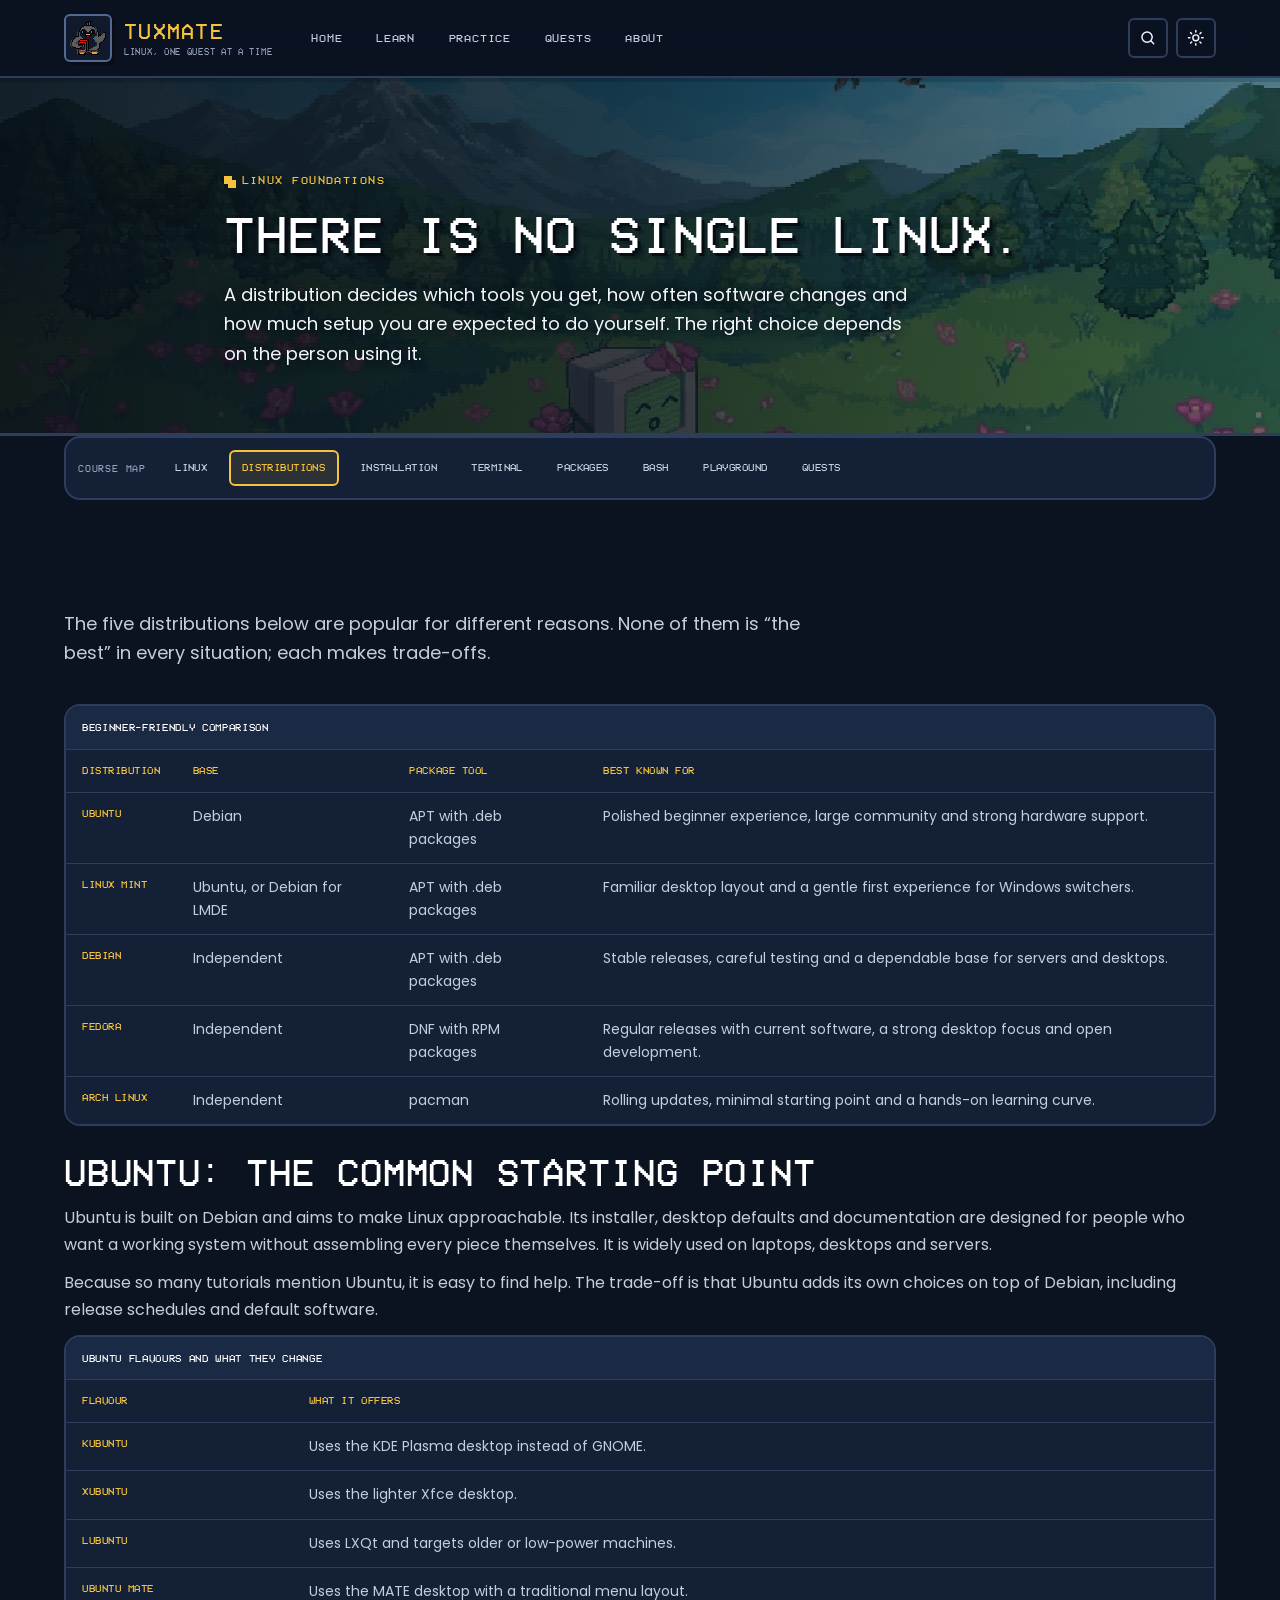
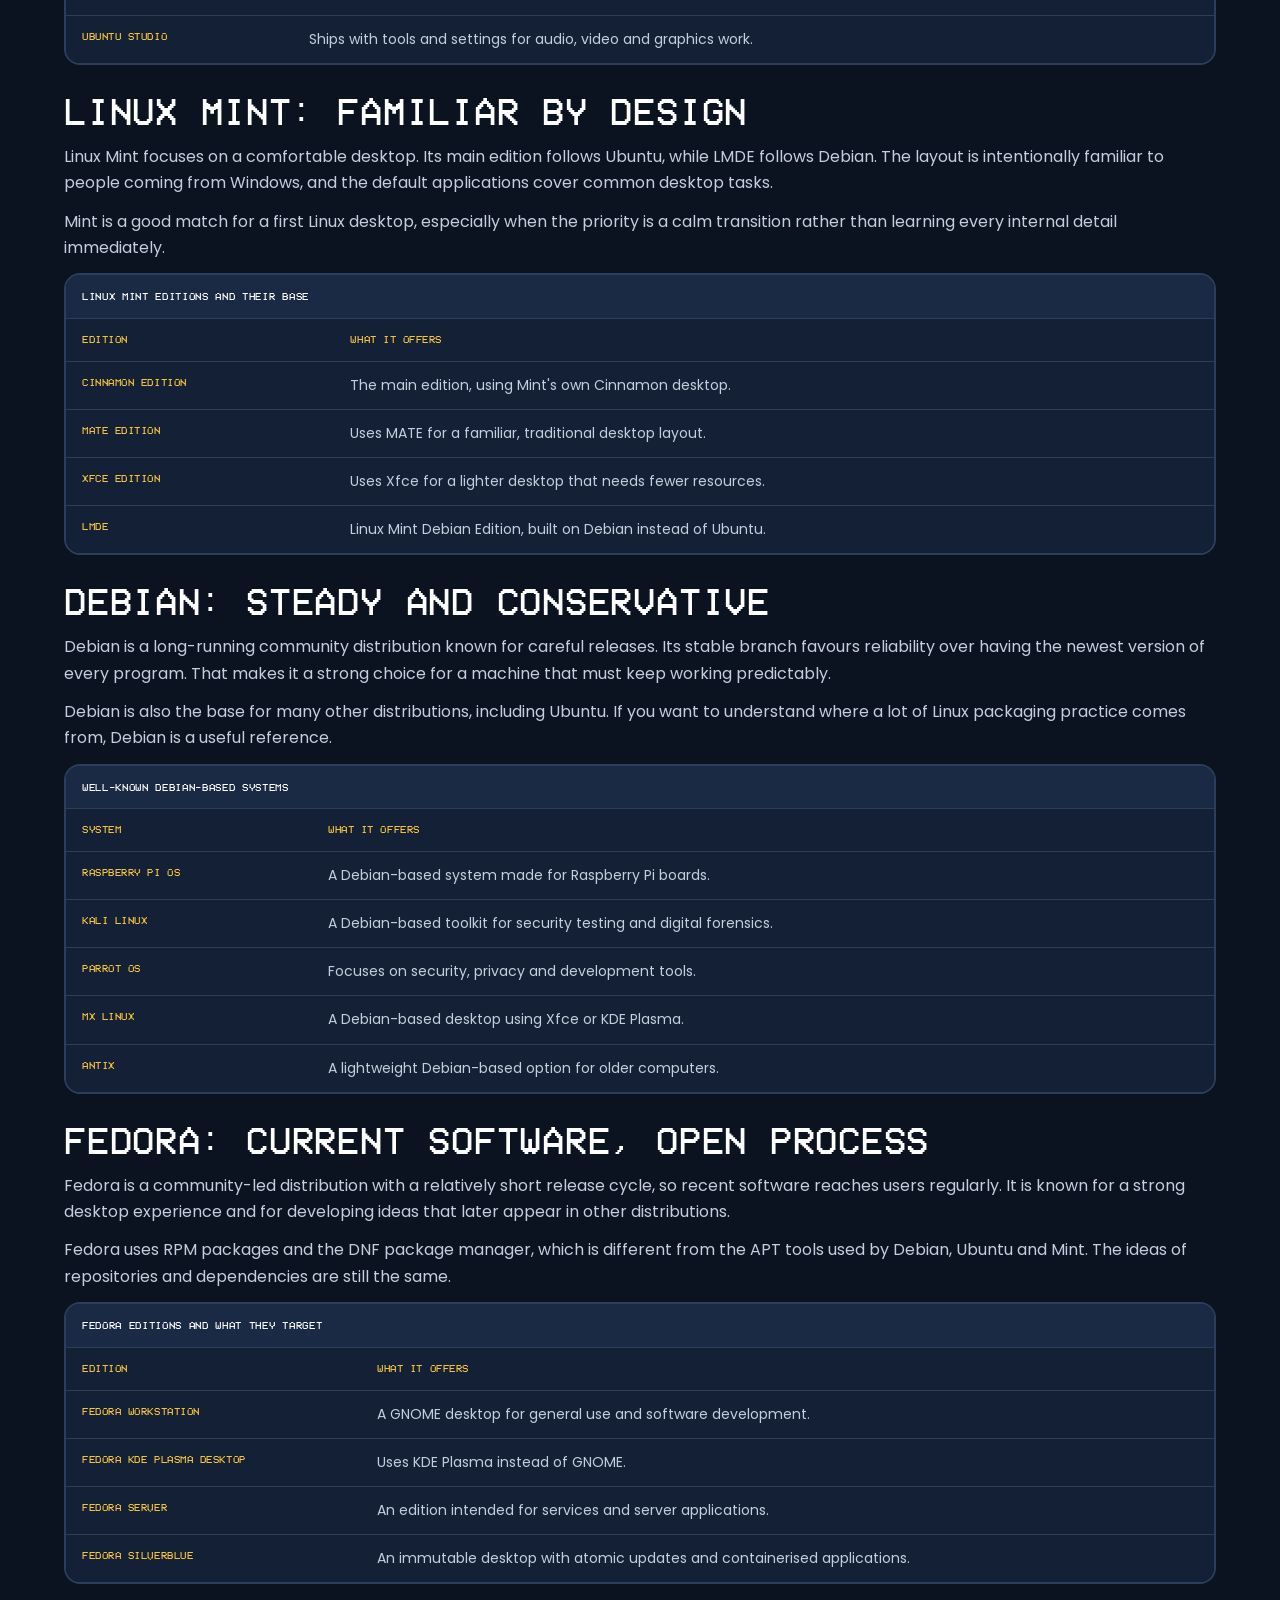
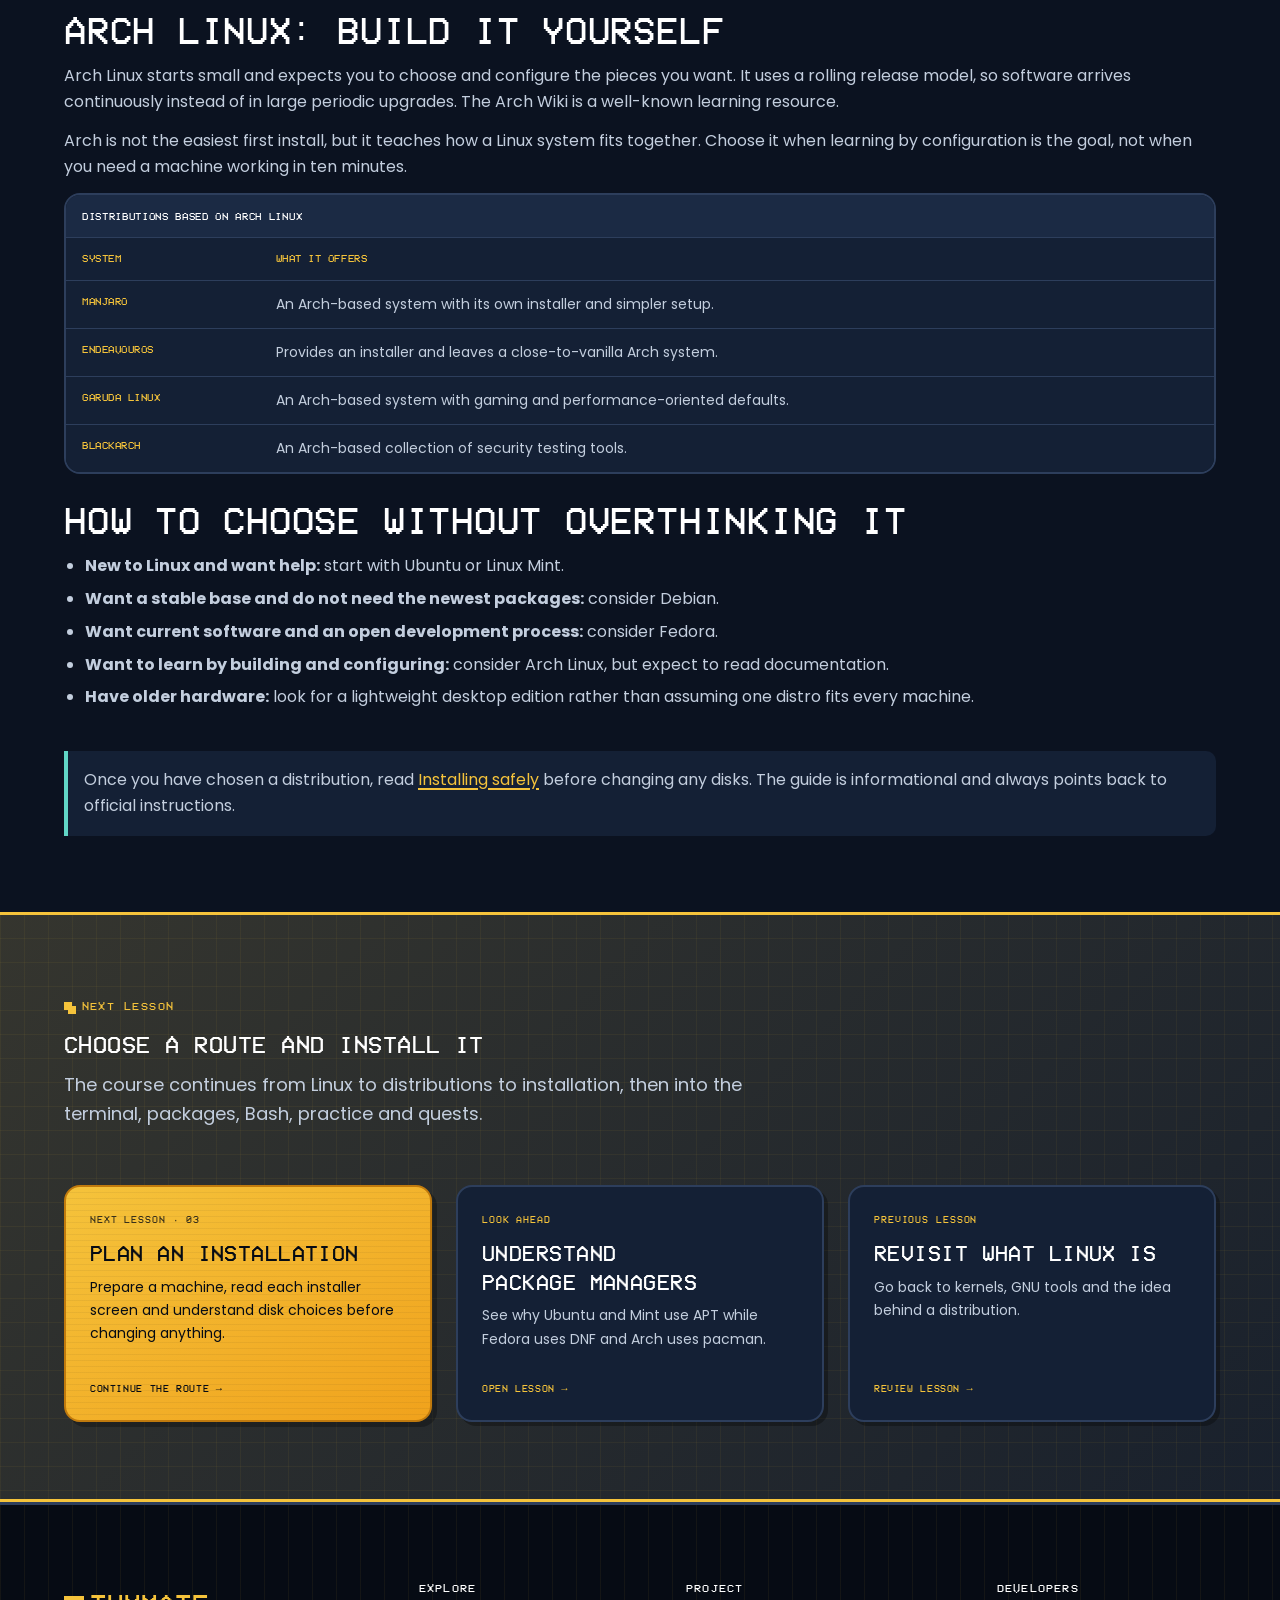
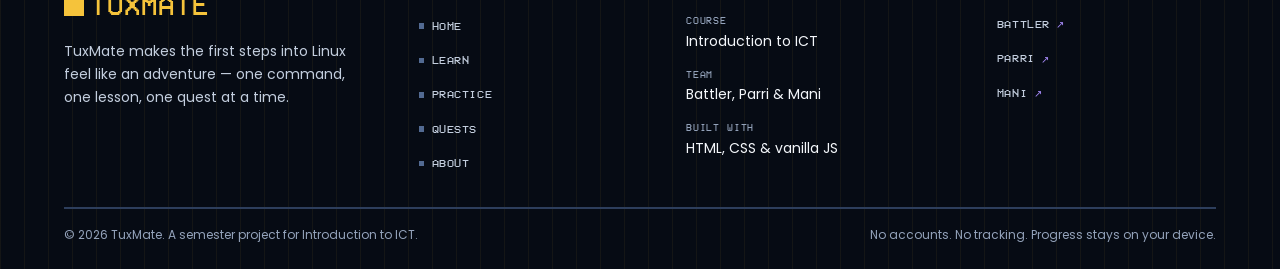
<file: distros.html>
<!DOCTYPE html>
<html lang="en" data-theme="dark">
<head>
  <meta charset="UTF-8">
  <meta name="viewport" content="width=device-width, initial-scale=1.0">
  <meta name="theme-color" content="#0b1220" id="theme-color">
  <meta name="description" content="Compare Ubuntu, Linux Mint, Debian, Fedora and Arch Linux, their package tools, release styles, subflavours and intended audiences.">
  <title>TuxMate | Choosing a Distribution</title>
  <link rel="icon" type="image/png" href="assets/tux1-removebg-preview.png">
  <link rel="stylesheet" href="css/style.css">
  <link rel="stylesheet" href="css/components.css">
  <link rel="stylesheet" href="css/responsive.css">
  <script src="js/theme.js"></script>
  <script src="js/navigation.js" defer></script>
  <script src="js/main.js" defer></script>
  <script src="js/search.js" defer></script>
</head>
<body>
  <a class="skip-link" href="#main">Skip to main content</a>

  <header class="site-header">
    <nav class="nav container" aria-label="Main navigation">
      <div class="nav__main">
        <a class="nav__brand" href="index.html" aria-label="TuxMate home">
          <span class="nav__logo-frame">
            <img class="nav__logo" src="assets/tux1-removebg-preview.png" alt="" width="48" height="48">
          </span>
          <span class="nav__brand-text">
            <span class="nav__wordmark">TuxMate</span>
            <span class="nav__tagline">Linux, one quest at a time</span>
          </span>
        </a>

        <ul class="nav__list" id="primary-menu">
          <li><a class="nav__link" href="home.html">Home</a></li>
          <li><a class="nav__link" href="learn.html">Learn</a></li>
          <li><a class="nav__link" href="playground.html">Practice</a></li>
          <li><a class="nav__link" href="quests.html">Quests</a></li>
          <li><a class="nav__link" href="about.html">About</a></li>
        </ul>
      </div>

      <div class="nav__tools">
        <button class="icon-btn" type="button" id="search-toggle" aria-label="Search TuxMate" aria-expanded="false" aria-controls="site-search">
          <svg viewBox="0 0 24 24" fill="none" stroke="currentColor" stroke-width="2" stroke-linecap="round" aria-hidden="true" focusable="false">
            <circle cx="11" cy="11" r="7"></circle>
            <path d="m20 20-3.5-3.5"></path>
          </svg>
        </button>
        <button class="icon-btn theme-toggle" type="button" id="theme-toggle" aria-label="Switch to light mode" aria-pressed="false">
          <svg class="icon-sun" viewBox="0 0 24 24" fill="none" stroke="currentColor" stroke-width="2" stroke-linecap="round" aria-hidden="true" focusable="false">
            <circle cx="12" cy="12" r="4"></circle>
            <path d="M12 2v2M12 20v2M4.93 4.93l1.41 1.41M17.66 17.66l1.41 1.41M2 12h2M20 12h2M4.93 19.07l1.41-1.41M17.66 6.34l1.41-1.41"></path>
          </svg>
          <svg class="icon-moon" viewBox="0 0 24 24" fill="none" stroke="currentColor" stroke-width="2" stroke-linecap="round" stroke-linejoin="round" aria-hidden="true" focusable="false">
            <path d="M20.5 14.5A8.5 8.5 0 0 1 9.5 3.5 8.5 8.5 0 1 0 20.5 14.5z"></path>
          </svg>
        </button>
        <button class="nav__toggle" type="button" aria-expanded="false" aria-controls="primary-menu" aria-label="Open navigation menu">
          <span class="nav__toggle-box" aria-hidden="true">
            <span></span>
            <span></span>
            <span></span>
          </span>
          <span class="nav__toggle-label">Menu</span>
        </button>
      </div>
    </nav>
  </header>

  <main id="main">
    <section class="page-hero page-hero--scene" aria-labelledby="distros-title">
      <div class="container page-hero__inner">
        <p class="eyebrow">Linux Foundations</p>
        <h1 id="distros-title">There is no single Linux.</h1>
        <p class="page-hero__lede">A distribution decides which tools you get, how often software changes and how much setup you are expected to do yourself. The right choice depends on the person using it.</p>
      </div>
    </section>

    <div class="container">
      <ul class="topic-nav" aria-label="Lesson navigation">
        <li class="topic-nav__label">Course map</li>
        <li><a href="linux.html">Linux</a></li>
        <li><a href="distros.html" aria-current="page">Distributions</a></li>
        <li><a href="installation.html">Installation</a></li>
        <li><a href="terminal.html">Terminal</a></li>
        <li><a href="package-manager.html">Packages</a></li>
        <li><a href="bash.html">Bash</a></li>
        <li><a href="playground.html">Playground</a></li>
        <li><a href="quests.html">Quests</a></li>
      </ul>
    </div>

    <section class="page-section" aria-labelledby="compare-title">
      <div class="container lesson-article">
        <p class="lesson-article__intro">The five distributions below are popular for different reasons. None of them is &ldquo;the best&rdquo; in every situation; each makes trade-offs.</p>

        <div class="table-wrap">
          <table class="compare-table">
            <caption id="compare-title">Beginner-friendly comparison</caption>
            <thead>
              <tr>
                <th scope="col">Distribution</th>
                <th scope="col">Base</th>
                <th scope="col">Package tool</th>
                <th scope="col">Best known for</th>
              </tr>
            </thead>
            <tbody>
              <tr>
                <th scope="row">Ubuntu</th>
                <td>Debian</td>
                <td>APT with .deb packages</td>
                <td>Polished beginner experience, large community and strong hardware support.</td>
              </tr>
              <tr>
                <th scope="row">Linux Mint</th>
                <td>Ubuntu, or Debian for LMDE</td>
                <td>APT with .deb packages</td>
                <td>Familiar desktop layout and a gentle first experience for Windows switchers.</td>
              </tr>
              <tr>
                <th scope="row">Debian</th>
                <td>Independent</td>
                <td>APT with .deb packages</td>
                <td>Stable releases, careful testing and a dependable base for servers and desktops.</td>
              </tr>
              <tr>
                <th scope="row">Fedora</th>
                <td>Independent</td>
                <td>DNF with RPM packages</td>
                <td>Regular releases with current software, a strong desktop focus and open development.</td>
              </tr>
              <tr>
                <th scope="row">Arch Linux</th>
                <td>Independent</td>
                <td>pacman</td>
                <td>Rolling updates, minimal starting point and a hands-on learning curve.</td>
              </tr>
            </tbody>
          </table>
        </div>

        <article>
          <h2>Ubuntu: the common starting point</h2>
          <p>Ubuntu is built on Debian and aims to make Linux approachable. Its installer, desktop defaults and documentation are designed for people who want a working system without assembling every piece themselves. It is widely used on laptops, desktops and servers.</p>
          <p>Because so many tutorials mention Ubuntu, it is easy to find help. The trade-off is that Ubuntu adds its own choices on top of Debian, including release schedules and default software.</p>
          <div class="table-wrap">
            <table class="compare-table">
              <caption>Ubuntu flavours and what they change</caption>
              <thead>
                <tr>
                  <th scope="col">Flavour</th>
                  <th scope="col">What it offers</th>
                </tr>
              </thead>
              <tbody>
                <tr>
                  <th scope="row">Kubuntu</th>
                  <td>Uses the KDE Plasma desktop instead of GNOME.</td>
                </tr>
                <tr>
                  <th scope="row">Xubuntu</th>
                  <td>Uses the lighter Xfce desktop.</td>
                </tr>
                <tr>
                  <th scope="row">Lubuntu</th>
                  <td>Uses LXQt and targets older or low-power machines.</td>
                </tr>
                <tr>
                  <th scope="row">Ubuntu MATE</th>
                  <td>Uses the MATE desktop with a traditional menu layout.</td>
                </tr>
                <tr>
                  <th scope="row">Ubuntu Studio</th>
                  <td>Ships with tools and settings for audio, video and graphics work.</td>
                </tr>
              </tbody>
            </table>
          </div>
        </article>

        <article>
          <h2>Linux Mint: familiar by design</h2>
          <p>Linux Mint focuses on a comfortable desktop. Its main edition follows Ubuntu, while LMDE follows Debian. The layout is intentionally familiar to people coming from Windows, and the default applications cover common desktop tasks.</p>
          <p>Mint is a good match for a first Linux desktop, especially when the priority is a calm transition rather than learning every internal detail immediately.</p>
          <div class="table-wrap">
            <table class="compare-table">
              <caption>Linux Mint editions and their base</caption>
              <thead>
                <tr>
                  <th scope="col">Edition</th>
                  <th scope="col">What it offers</th>
                </tr>
              </thead>
              <tbody>
                <tr>
                  <th scope="row">Cinnamon Edition</th>
                  <td>The main edition, using Mint's own Cinnamon desktop.</td>
                </tr>
                <tr>
                  <th scope="row">MATE Edition</th>
                  <td>Uses MATE for a familiar, traditional desktop layout.</td>
                </tr>
                <tr>
                  <th scope="row">Xfce Edition</th>
                  <td>Uses Xfce for a lighter desktop that needs fewer resources.</td>
                </tr>
                <tr>
                  <th scope="row">LMDE</th>
                  <td>Linux Mint Debian Edition, built on Debian instead of Ubuntu.</td>
                </tr>
              </tbody>
            </table>
          </div>
        </article>

        <article>
          <h2>Debian: steady and conservative</h2>
          <p>Debian is a long-running community distribution known for careful releases. Its stable branch favours reliability over having the newest version of every program. That makes it a strong choice for a machine that must keep working predictably.</p>
          <p>Debian is also the base for many other distributions, including Ubuntu. If you want to understand where a lot of Linux packaging practice comes from, Debian is a useful reference.</p>
          <div class="table-wrap">
            <table class="compare-table">
              <caption>Well-known Debian-based systems</caption>
              <thead>
                <tr>
                  <th scope="col">System</th>
                  <th scope="col">What it offers</th>
                </tr>
              </thead>
              <tbody>
                <tr>
                  <th scope="row">Raspberry Pi OS</th>
                  <td>A Debian-based system made for Raspberry Pi boards.</td>
                </tr>
                <tr>
                  <th scope="row">Kali Linux</th>
                  <td>A Debian-based toolkit for security testing and digital forensics.</td>
                </tr>
                <tr>
                  <th scope="row">Parrot OS</th>
                  <td>Focuses on security, privacy and development tools.</td>
                </tr>
                <tr>
                  <th scope="row">MX Linux</th>
                  <td>A Debian-based desktop using Xfce or KDE Plasma.</td>
                </tr>
                <tr>
                  <th scope="row">antiX</th>
                  <td>A lightweight Debian-based option for older computers.</td>
                </tr>
              </tbody>
            </table>
          </div>
        </article>

        <article>
          <h2>Fedora: current software, open process</h2>
          <p>Fedora is a community-led distribution with a relatively short release cycle, so recent software reaches users regularly. It is known for a strong desktop experience and for developing ideas that later appear in other distributions.</p>
          <p>Fedora uses RPM packages and the DNF package manager, which is different from the APT tools used by Debian, Ubuntu and Mint. The ideas of repositories and dependencies are still the same.</p>
          <div class="table-wrap">
            <table class="compare-table">
              <caption>Fedora editions and what they target</caption>
              <thead>
                <tr>
                  <th scope="col">Edition</th>
                  <th scope="col">What it offers</th>
                </tr>
              </thead>
              <tbody>
                <tr>
                  <th scope="row">Fedora Workstation</th>
                  <td>A GNOME desktop for general use and software development.</td>
                </tr>
                <tr>
                  <th scope="row">Fedora KDE Plasma Desktop</th>
                  <td>Uses KDE Plasma instead of GNOME.</td>
                </tr>
                <tr>
                  <th scope="row">Fedora Server</th>
                  <td>An edition intended for services and server applications.</td>
                </tr>
                <tr>
                  <th scope="row">Fedora Silverblue</th>
                  <td>An immutable desktop with atomic updates and containerised applications.</td>
                </tr>
              </tbody>
            </table>
          </div>
        </article>

        <article>
          <h2>Arch Linux: build it yourself</h2>
          <p>Arch Linux starts small and expects you to choose and configure the pieces you want. It uses a rolling release model, so software arrives continuously instead of in large periodic upgrades. The Arch Wiki is a well-known learning resource.</p>
          <p>Arch is not the easiest first install, but it teaches how a Linux system fits together. Choose it when learning by configuration is the goal, not when you need a machine working in ten minutes.</p>
          <div class="table-wrap">
            <table class="compare-table">
              <caption>Distributions based on Arch Linux</caption>
              <thead>
                <tr>
                  <th scope="col">System</th>
                  <th scope="col">What it offers</th>
                </tr>
              </thead>
              <tbody>
                <tr>
                  <th scope="row">Manjaro</th>
                  <td>An Arch-based system with its own installer and simpler setup.</td>
                </tr>
                <tr>
                  <th scope="row">EndeavourOS</th>
                  <td>Provides an installer and leaves a close-to-vanilla Arch system.</td>
                </tr>
                <tr>
                  <th scope="row">Garuda Linux</th>
                  <td>An Arch-based system with gaming and performance-oriented defaults.</td>
                </tr>
                <tr>
                  <th scope="row">BlackArch</th>
                  <td>An Arch-based collection of security testing tools.</td>
                </tr>
              </tbody>
            </table>
          </div>
        </article>

        <article>
          <h2>How to choose without overthinking it</h2>
          <ul>
            <li><strong>New to Linux and want help:</strong> start with Ubuntu or Linux Mint.</li>
            <li><strong>Want a stable base and do not need the newest packages:</strong> consider Debian.</li>
            <li><strong>Want current software and an open development process:</strong> consider Fedora.</li>
            <li><strong>Want to learn by building and configuring:</strong> consider Arch Linux, but expect to read documentation.</li>
            <li><strong>Have older hardware:</strong> look for a lightweight desktop edition rather than assuming one distro fits every machine.</li>
          </ul>
        </article>

        <p class="lesson-note">Once you have chosen a distribution, read <a href="installation.html">Installing safely</a> before changing any disks. The guide is informational and always points back to official instructions.</p>
      </div>
    </section>

    <section class="page-section section--next" aria-labelledby="distros-next-title">
      <div class="container">
        <div class="section__header">
          <p class="eyebrow">Next lesson</p>
          <h2 id="distros-next-title">Choose a route and install it</h2>
          <p class="section__lede">The course continues from Linux to distributions to installation, then into the terminal, packages, Bash, practice and quests.</p>
        </div>
        <div class="next-grid">
          <a class="next-card next-card--feature" href="installation.html">
            <span class="next-card__kicker">Next lesson &middot; 03</span>
            <h3>Plan an installation</h3>
            <p>Prepare a machine, read each installer screen and understand disk choices before changing anything.</p>
            <span class="next-card__cta">Continue the route <span aria-hidden="true">&rarr;</span></span>
          </a>
          <a class="next-card" href="package-manager.html">
            <span class="next-card__kicker">Look ahead</span>
            <h3>Understand package managers</h3>
            <p>See why Ubuntu and Mint use APT while Fedora uses DNF and Arch uses pacman.</p>
            <span class="next-card__cta">Open lesson <span aria-hidden="true">&rarr;</span></span>
          </a>
          <a class="next-card" href="linux.html">
            <span class="next-card__kicker">Previous lesson</span>
            <h3>Revisit what Linux is</h3>
            <p>Go back to kernels, GNU tools and the idea behind a distribution.</p>
            <span class="next-card__cta">Review lesson <span aria-hidden="true">&rarr;</span></span>
          </a>
        </div>
      </div>
    </section>
  </main>

  <footer class="site-footer">
    <div class="container">
      <div class="footer__grid">
        <div class="footer__brand">
          <a class="footer__wordmark" href="index.html">
            <span class="footer__mark" aria-hidden="true"></span>
            TuxMate
          </a>
          <p>TuxMate makes the first steps into Linux feel like an adventure &mdash; one command, one lesson, one quest at a time.</p>
        </div>

        <nav class="footer__nav" aria-label="Footer navigation">
          <h2 class="footer__heading">Explore</h2>
          <ul>
            <li><a href="home.html">Home</a></li>
            <li><a href="learn.html">Learn</a></li>
            <li><a href="playground.html">Practice</a></li>
            <li><a href="quests.html">Quests</a></li>
            <li><a href="about.html">About</a></li>
          </ul>
        </nav>

        <div class="footer__project">
          <h2 class="footer__heading">Project</h2>
          <ul class="footer__info">
            <li><span>Course</span> Introduction to ICT</li>
            <li><span>Team</span> Battler, Parri &amp; Mani</li>
            <li><span>Built with</span> HTML, CSS &amp; vanilla JS</li>
          </ul>
        </div>

        <div class="footer__developers">
          <h2 class="footer__heading">Developers</h2>
          <ul class="footer__dev-list">
            <li><a href="https://github.com/cevique" target="_blank" rel="noopener noreferrer">Battler <span aria-hidden="true">&nearr;</span></a></li>
            <li><a href="https://github.com/anfalcodes" target="_blank" rel="noopener noreferrer">Parri <span aria-hidden="true">&nearr;</span></a></li>
            <li><a href="https://github.com/AbdulRehman387/" target="_blank" rel="noopener noreferrer">Mani <span aria-hidden="true">&nearr;</span></a></li>
          </ul>
        </div>
      </div>

      <div class="footer__bottom">
        <p>&copy; <span id="copyright-year">2026</span> TuxMate. A semester project for Introduction to ICT.</p>
        <p>No accounts. No tracking. Progress stays on your device.</p>
      </div>
    </div>
  </footer>
</body>
</html>
</file>
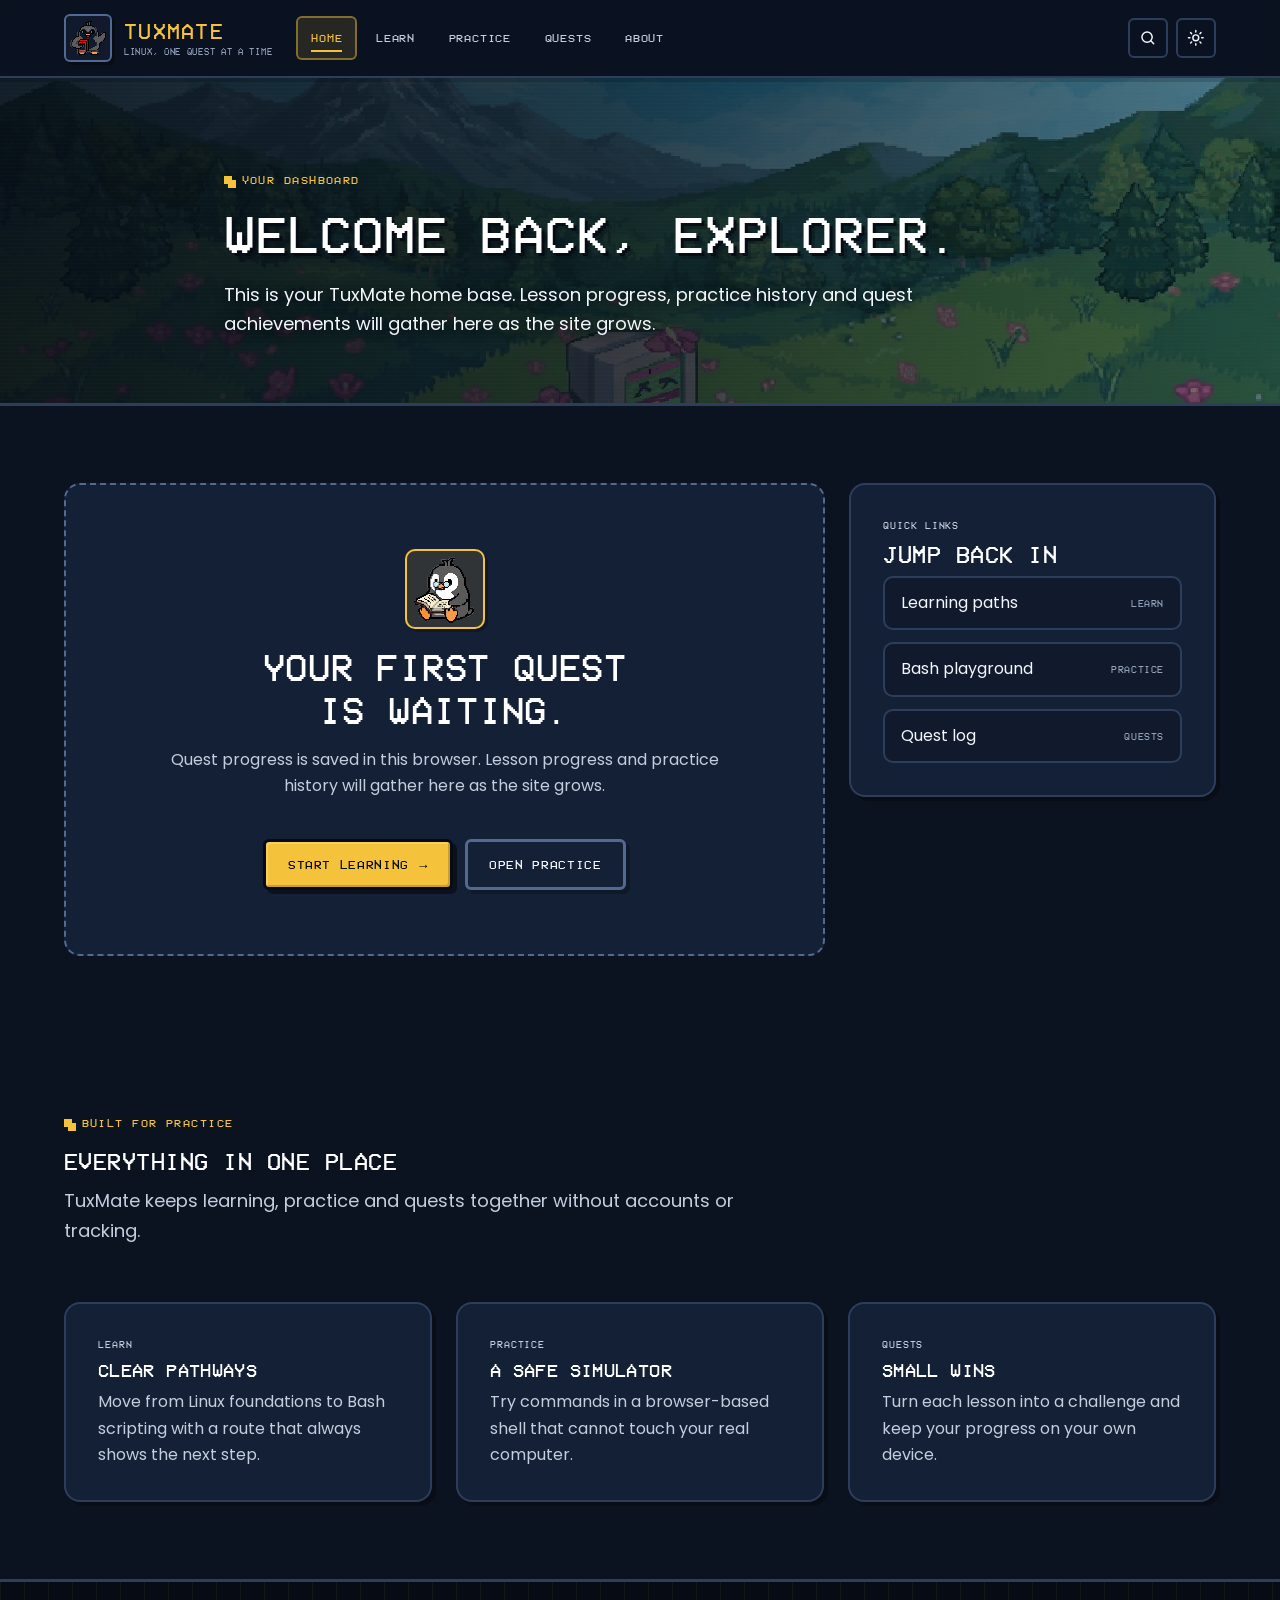
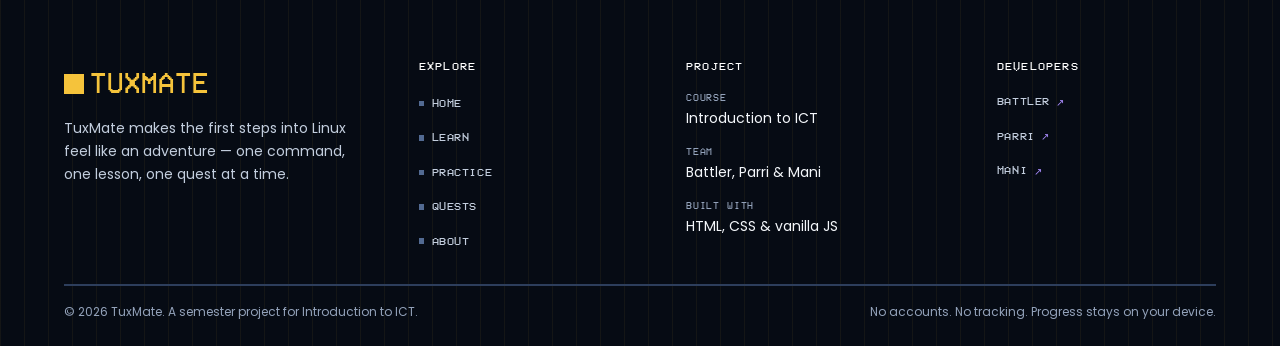
<file: home.html>
<!DOCTYPE html>
<html lang="en" data-theme="dark">
<head>
  <meta charset="UTF-8">
  <meta name="viewport" content="width=device-width, initial-scale=1.0">
  <meta name="theme-color" content="#0b1220" id="theme-color">
  <meta name="description" content="Your TuxMate dashboard for Linux lessons, practice and quest progress.">
  <title>TuxMate | Dashboard</title>
  <link rel="icon" type="image/png" href="assets/tux1-removebg-preview.png">
  <link rel="stylesheet" href="css/style.css">
  <link rel="stylesheet" href="css/components.css">
  <link rel="stylesheet" href="css/responsive.css">
  <script src="js/theme.js"></script>
  <script src="js/navigation.js" defer></script>
  <script src="js/main.js" defer></script>
  <script src="js/search.js" defer></script>
</head>
<body>
  <a class="skip-link" href="#main">Skip to main content</a>

  <header class="site-header">
    <nav class="nav container" aria-label="Main navigation">
      <div class="nav__main">
        <a class="nav__brand" href="index.html" aria-label="TuxMate home">
          <span class="nav__logo-frame">
            <img class="nav__logo" src="assets/tux1-removebg-preview.png" alt="" width="48" height="48">
          </span>
          <span class="nav__brand-text">
            <span class="nav__wordmark">TuxMate</span>
            <span class="nav__tagline">Linux, one quest at a time</span>
          </span>
        </a>

        <ul class="nav__list" id="primary-menu">
          <li><a class="nav__link" href="home.html" aria-current="page">Home</a></li>
          <li><a class="nav__link" href="learn.html">Learn</a></li>
          <li><a class="nav__link" href="playground.html">Practice</a></li>
          <li><a class="nav__link" href="quests.html">Quests</a></li>
          <li><a class="nav__link" href="about.html">About</a></li>
        </ul>
      </div>

      <div class="nav__tools">
        <button class="icon-btn" type="button" id="search-toggle" aria-label="Search TuxMate" aria-expanded="false" aria-controls="site-search">
          <svg viewBox="0 0 24 24" fill="none" stroke="currentColor" stroke-width="2" stroke-linecap="round" aria-hidden="true" focusable="false">
            <circle cx="11" cy="11" r="7"></circle>
            <path d="m20 20-3.5-3.5"></path>
          </svg>
        </button>
        <button class="icon-btn theme-toggle" type="button" id="theme-toggle" aria-label="Switch to light mode" aria-pressed="false">
          <svg class="icon-sun" viewBox="0 0 24 24" fill="none" stroke="currentColor" stroke-width="2" stroke-linecap="round" aria-hidden="true" focusable="false">
            <circle cx="12" cy="12" r="4"></circle>
            <path d="M12 2v2M12 20v2M4.93 4.93l1.41 1.41M17.66 17.66l1.41 1.41M2 12h2M20 12h2M4.93 19.07l1.41-1.41M17.66 6.34l1.41-1.41"></path>
          </svg>
          <svg class="icon-moon" viewBox="0 0 24 24" fill="none" stroke="currentColor" stroke-width="2" stroke-linecap="round" stroke-linejoin="round" aria-hidden="true" focusable="false">
            <path d="M20.5 14.5A8.5 8.5 0 0 1 9.5 3.5 8.5 8.5 0 1 0 20.5 14.5z"></path>
          </svg>
        </button>
        <button class="nav__toggle" type="button" aria-expanded="false" aria-controls="primary-menu" aria-label="Open navigation menu">
          <span class="nav__toggle-box" aria-hidden="true">
            <span></span>
            <span></span>
            <span></span>
          </span>
          <span class="nav__toggle-label">Menu</span>
        </button>
      </div>
    </nav>
  </header>

  <main id="main">
    <section class="page-hero page-hero--scene" aria-labelledby="dashboard-title">
      <div class="container page-hero__inner">
        <p class="eyebrow">Your dashboard</p>
        <h1 id="dashboard-title">Welcome back, explorer.</h1>
        <p class="page-hero__lede">This is your TuxMate home base. Lesson progress, practice history and quest achievements will gather here as the site grows.</p>
      </div>
    </section>

    <section class="page-section">
      <div class="container dashboard-grid">
        <div class="empty-state">
          <span class="empty-state__mark" aria-hidden="true">
            <img src="assets/tux2-removebg-preview.png" alt="" width="64" height="64">
          </span>
          <h2>Your first quest is waiting.</h2>
          <p>Quest progress is saved in this browser. Lesson progress and practice history will gather here as the site grows.</p>
          <div class="page-actions">
            <a class="btn btn--primary" href="learn.html">Start learning <span class="btn__arrow" aria-hidden="true">&rarr;</span></a>
            <a class="btn btn--secondary" href="playground.html">Open practice</a>
          </div>
        </div>

        <aside class="info-panel" aria-labelledby="quick-links-title">
          <p class="info-panel__kicker">Quick links</p>
          <h2 id="quick-links-title">Jump back in</h2>
          <ul class="link-list">
            <li><a href="learn.html">Learning paths <span>Learn</span></a></li>
            <li><a href="playground.html">Bash playground <span>Practice</span></a></li>
            <li><a href="quests.html">Quest log <span>Quests</span></a></li>
          </ul>
        </aside>
      </div>
    </section>

    <section class="page-section" aria-labelledby="dashboard-tools-title">
      <div class="container">
        <div class="section__header">
          <p class="eyebrow">Built for practice</p>
          <h2 id="dashboard-tools-title">Everything in one place</h2>
          <p class="section__lede">TuxMate keeps learning, practice and quests together without accounts or tracking.</p>
        </div>

        <div class="panel-grid">
          <article class="info-panel">
            <p class="info-panel__kicker">Learn</p>
            <h3>Clear pathways</h3>
            <p>Move from Linux foundations to Bash scripting with a route that always shows the next step.</p>
          </article>
          <article class="info-panel">
            <p class="info-panel__kicker">Practice</p>
            <h3>A safe simulator</h3>
            <p>Try commands in a browser-based shell that cannot touch your real computer.</p>
          </article>
          <article class="info-panel">
            <p class="info-panel__kicker">Quests</p>
            <h3>Small wins</h3>
            <p>Turn each lesson into a challenge and keep your progress on your own device.</p>
          </article>
        </div>
      </div>
    </section>
  </main>

  <footer class="site-footer">
    <div class="container">
      <div class="footer__grid">
        <div class="footer__brand">
          <a class="footer__wordmark" href="index.html">
            <span class="footer__mark" aria-hidden="true"></span>
            TuxMate
          </a>
          <p>TuxMate makes the first steps into Linux feel like an adventure &mdash; one command, one lesson, one quest at a time.</p>
        </div>

        <nav class="footer__nav" aria-label="Footer navigation">
          <h2 class="footer__heading">Explore</h2>
          <ul>
            <li><a href="home.html">Home</a></li>
            <li><a href="learn.html">Learn</a></li>
            <li><a href="playground.html">Practice</a></li>
            <li><a href="quests.html">Quests</a></li>
            <li><a href="about.html">About</a></li>
          </ul>
        </nav>

        <div class="footer__project">
          <h2 class="footer__heading">Project</h2>
          <ul class="footer__info">
            <li><span>Course</span> Introduction to ICT</li>
            <li><span>Team</span> Battler, Parri &amp; Mani</li>
            <li><span>Built with</span> HTML, CSS &amp; vanilla JS</li>
          </ul>
        </div>

        <div class="footer__developers">
          <h2 class="footer__heading">Developers</h2>
          <ul class="footer__dev-list">
            <li><a href="https://github.com/cevique" target="_blank" rel="noopener noreferrer">Battler <span aria-hidden="true">&nearr;</span></a></li>
            <li><a href="https://github.com/anfalcodes" target="_blank" rel="noopener noreferrer">Parri <span aria-hidden="true">&nearr;</span></a></li>
            <li><a href="https://github.com/AbdulRehman387/" target="_blank" rel="noopener noreferrer">Mani <span aria-hidden="true">&nearr;</span></a></li>
          </ul>
        </div>
      </div>

      <div class="footer__bottom">
        <p>&copy; <span id="copyright-year">2026</span> TuxMate. A semester project for Introduction to ICT.</p>
        <p>No accounts. No tracking. Progress stays on your device.</p>
      </div>
    </div>
  </footer>
</body>
</html>
</file>
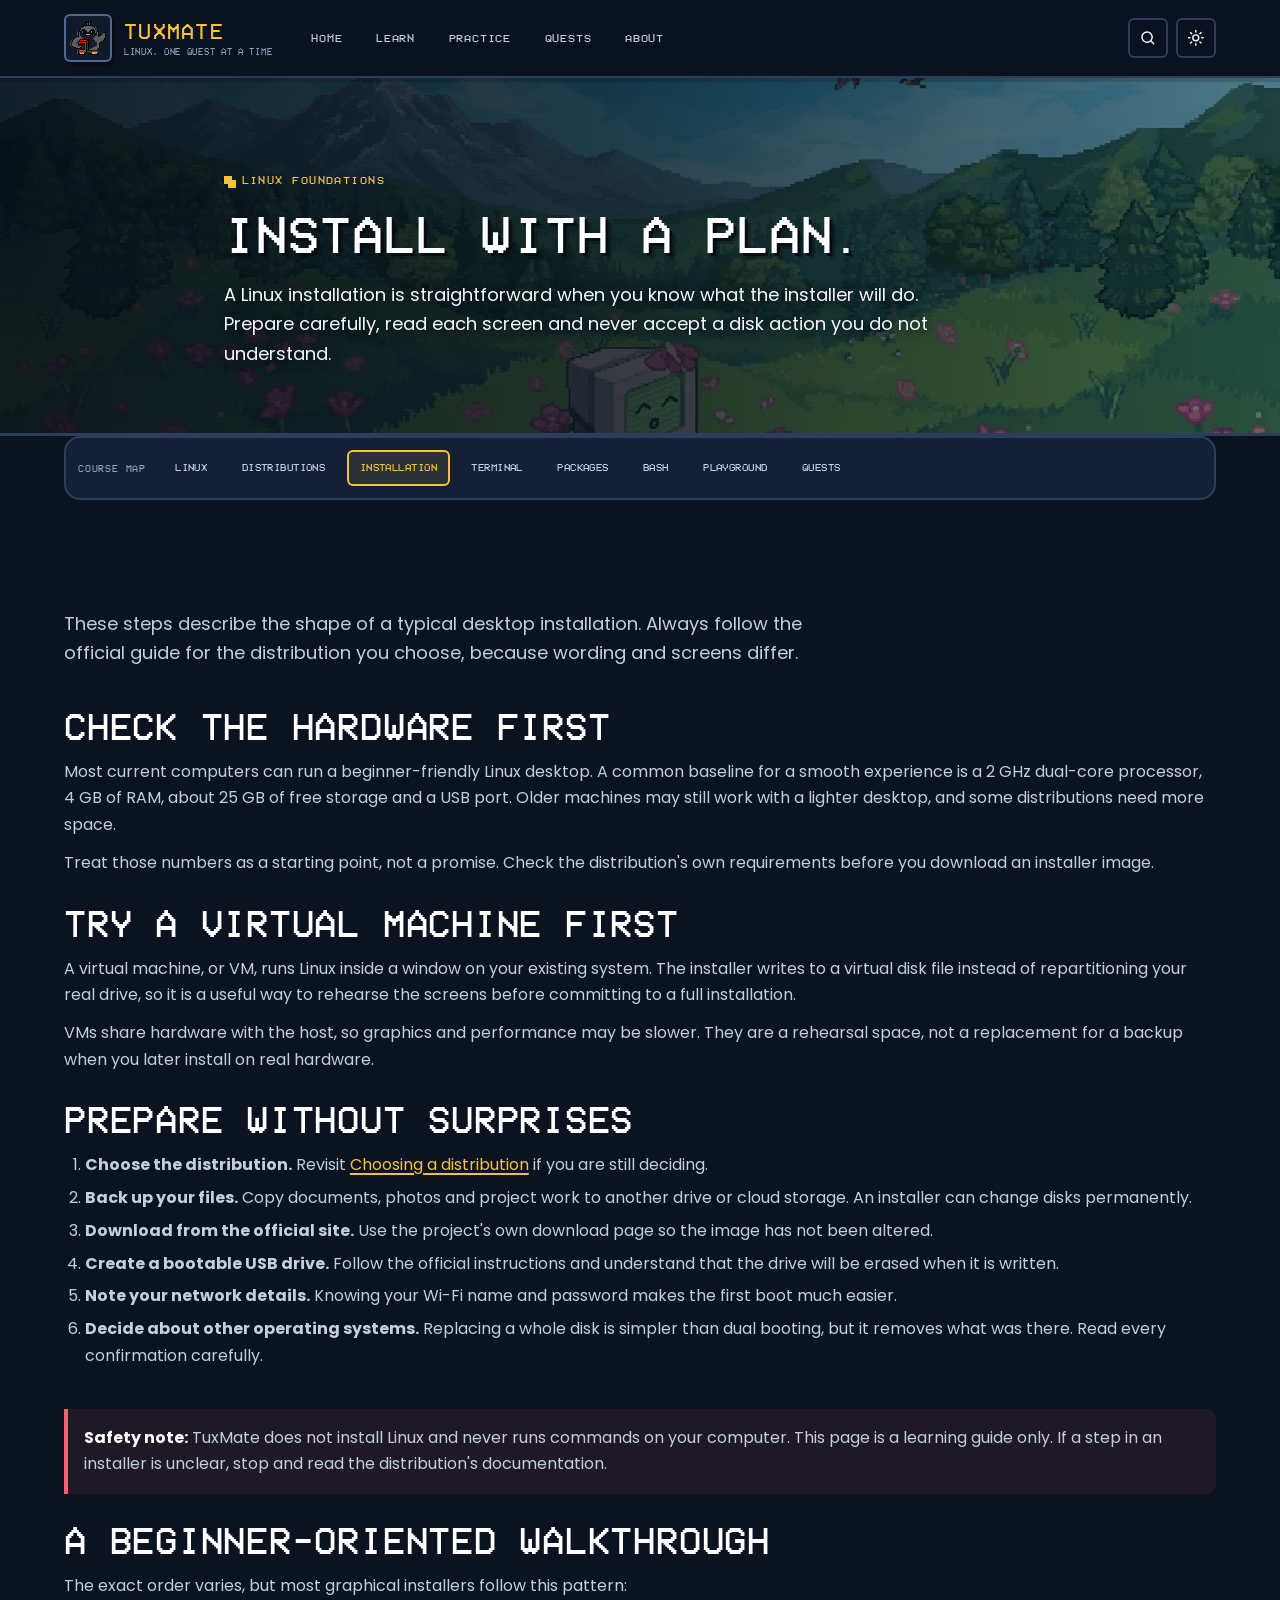
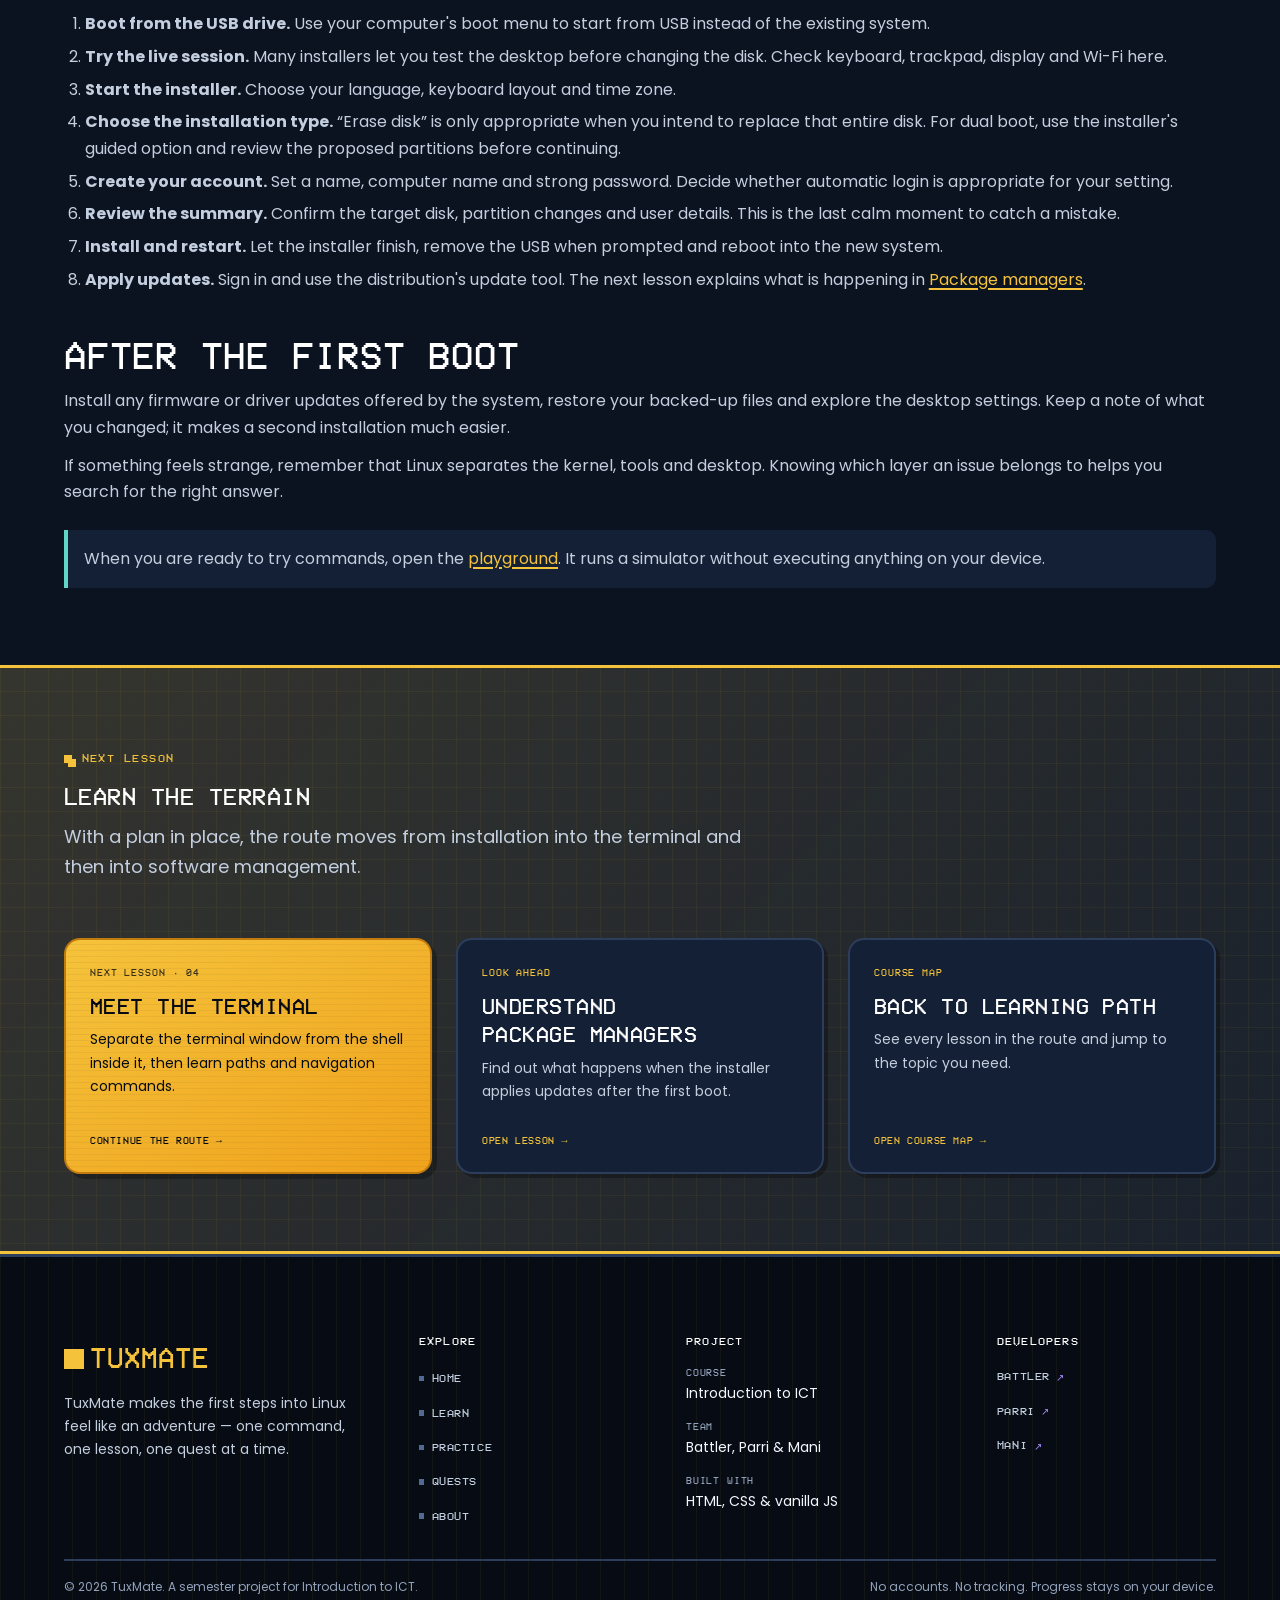
<file: installation.html>
<!DOCTYPE html>
<html lang="en" data-theme="dark">
<head>
  <meta charset="UTF-8">
  <meta name="viewport" content="width=device-width, initial-scale=1.0">
  <meta name="theme-color" content="#0b1220" id="theme-color">
  <meta name="description" content="Beginner-friendly, informational guidance for preparing a Linux installation and understanding each installer step.">
  <title>TuxMate | Installing Linux Safely</title>
  <link rel="icon" type="image/png" href="assets/tux1-removebg-preview.png">
  <link rel="stylesheet" href="css/style.css">
  <link rel="stylesheet" href="css/components.css">
  <link rel="stylesheet" href="css/responsive.css">
  <script src="js/theme.js"></script>
  <script src="js/navigation.js" defer></script>
  <script src="js/main.js" defer></script>
  <script src="js/search.js" defer></script>
</head>
<body>
  <a class="skip-link" href="#main">Skip to main content</a>

  <header class="site-header">
    <nav class="nav container" aria-label="Main navigation">
      <div class="nav__main">
        <a class="nav__brand" href="index.html" aria-label="TuxMate home">
          <span class="nav__logo-frame">
            <img class="nav__logo" src="assets/tux1-removebg-preview.png" alt="" width="48" height="48">
          </span>
          <span class="nav__brand-text">
            <span class="nav__wordmark">TuxMate</span>
            <span class="nav__tagline">Linux, one quest at a time</span>
          </span>
        </a>

        <ul class="nav__list" id="primary-menu">
          <li><a class="nav__link" href="home.html">Home</a></li>
          <li><a class="nav__link" href="learn.html">Learn</a></li>
          <li><a class="nav__link" href="playground.html">Practice</a></li>
          <li><a class="nav__link" href="quests.html">Quests</a></li>
          <li><a class="nav__link" href="about.html">About</a></li>
        </ul>
      </div>

      <div class="nav__tools">
        <button class="icon-btn" type="button" id="search-toggle" aria-label="Search TuxMate" aria-expanded="false" aria-controls="site-search">
          <svg viewBox="0 0 24 24" fill="none" stroke="currentColor" stroke-width="2" stroke-linecap="round" aria-hidden="true" focusable="false">
            <circle cx="11" cy="11" r="7"></circle>
            <path d="m20 20-3.5-3.5"></path>
          </svg>
        </button>
        <button class="icon-btn theme-toggle" type="button" id="theme-toggle" aria-label="Switch to light mode" aria-pressed="false">
          <svg class="icon-sun" viewBox="0 0 24 24" fill="none" stroke="currentColor" stroke-width="2" stroke-linecap="round" aria-hidden="true" focusable="false">
            <circle cx="12" cy="12" r="4"></circle>
            <path d="M12 2v2M12 20v2M4.93 4.93l1.41 1.41M17.66 17.66l1.41 1.41M2 12h2M20 12h2M4.93 19.07l1.41-1.41M17.66 6.34l1.41-1.41"></path>
          </svg>
          <svg class="icon-moon" viewBox="0 0 24 24" fill="none" stroke="currentColor" stroke-width="2" stroke-linecap="round" stroke-linejoin="round" aria-hidden="true" focusable="false">
            <path d="M20.5 14.5A8.5 8.5 0 0 1 9.5 3.5 8.5 8.5 0 1 0 20.5 14.5z"></path>
          </svg>
        </button>
        <button class="nav__toggle" type="button" aria-expanded="false" aria-controls="primary-menu" aria-label="Open navigation menu">
          <span class="nav__toggle-box" aria-hidden="true">
            <span></span>
            <span></span>
            <span></span>
          </span>
          <span class="nav__toggle-label">Menu</span>
        </button>
      </div>
    </nav>
  </header>

  <main id="main">
    <section class="page-hero page-hero--scene" aria-labelledby="install-title">
      <div class="container page-hero__inner">
        <p class="eyebrow">Linux Foundations</p>
        <h1 id="install-title">Install with a plan.</h1>
        <p class="page-hero__lede">A Linux installation is straightforward when you know what the installer will do. Prepare carefully, read each screen and never accept a disk action you do not understand.</p>
      </div>
    </section>

    <div class="container">
      <ul class="topic-nav" aria-label="Lesson navigation">
        <li class="topic-nav__label">Course map</li>
        <li><a href="linux.html">Linux</a></li>
        <li><a href="distros.html">Distributions</a></li>
        <li><a href="installation.html" aria-current="page">Installation</a></li>
        <li><a href="terminal.html">Terminal</a></li>
        <li><a href="package-manager.html">Packages</a></li>
        <li><a href="bash.html">Bash</a></li>
        <li><a href="playground.html">Playground</a></li>
        <li><a href="quests.html">Quests</a></li>
      </ul>
    </div>

    <section class="page-section" aria-labelledby="prepare-title">
      <div class="container lesson-article">
        <p class="lesson-article__intro">These steps describe the shape of a typical desktop installation. Always follow the official guide for the distribution you choose, because wording and screens differ.</p>

        <article>
          <h2 id="prepare-title">Check the hardware first</h2>
          <p>Most current computers can run a beginner-friendly Linux desktop. A common baseline for a smooth experience is a 2 GHz dual-core processor, 4 GB of RAM, about 25 GB of free storage and a USB port. Older machines may still work with a lighter desktop, and some distributions need more space.</p>
          <p>Treat those numbers as a starting point, not a promise. Check the distribution's own requirements before you download an installer image.</p>
        </article>

        <article>
          <h2>Try a virtual machine first</h2>
          <p>A virtual machine, or VM, runs Linux inside a window on your existing system. The installer writes to a virtual disk file instead of repartitioning your real drive, so it is a useful way to rehearse the screens before committing to a full installation.</p>
          <p>VMs share hardware with the host, so graphics and performance may be slower. They are a rehearsal space, not a replacement for a backup when you later install on real hardware.</p>
        </article>

        <article>
          <h2>Prepare without surprises</h2>
          <ol>
            <li><strong>Choose the distribution.</strong> Revisit <a href="distros.html">Choosing a distribution</a> if you are still deciding.</li>
            <li><strong>Back up your files.</strong> Copy documents, photos and project work to another drive or cloud storage. An installer can change disks permanently.</li>
            <li><strong>Download from the official site.</strong> Use the project's own download page so the image has not been altered.</li>
            <li><strong>Create a bootable USB drive.</strong> Follow the official instructions and understand that the drive will be erased when it is written.</li>
            <li><strong>Note your network details.</strong> Knowing your Wi-Fi name and password makes the first boot much easier.</li>
            <li><strong>Decide about other operating systems.</strong> Replacing a whole disk is simpler than dual booting, but it removes what was there. Read every confirmation carefully.</li>
          </ol>
        </article>

        <div class="notice">
          <div>
            <strong>Safety note:</strong> TuxMate does not install Linux and never runs commands on your computer. This page is a learning guide only. If a step in an installer is unclear, stop and read the distribution's documentation.
          </div>
        </div>

        <article>
          <h2>A beginner-oriented walkthrough</h2>
          <p>The exact order varies, but most graphical installers follow this pattern:</p>
          <ol>
            <li><strong>Boot from the USB drive.</strong> Use your computer's boot menu to start from USB instead of the existing system.</li>
            <li><strong>Try the live session.</strong> Many installers let you test the desktop before changing the disk. Check keyboard, trackpad, display and Wi-Fi here.</li>
            <li><strong>Start the installer.</strong> Choose your language, keyboard layout and time zone.</li>
            <li><strong>Choose the installation type.</strong> &ldquo;Erase disk&rdquo; is only appropriate when you intend to replace that entire disk. For dual boot, use the installer's guided option and review the proposed partitions before continuing.</li>
            <li><strong>Create your account.</strong> Set a name, computer name and strong password. Decide whether automatic login is appropriate for your setting.</li>
            <li><strong>Review the summary.</strong> Confirm the target disk, partition changes and user details. This is the last calm moment to catch a mistake.</li>
            <li><strong>Install and restart.</strong> Let the installer finish, remove the USB when prompted and reboot into the new system.</li>
            <li><strong>Apply updates.</strong> Sign in and use the distribution's update tool. The next lesson explains what is happening in <a href="package-manager.html">Package managers</a>.</li>
          </ol>
        </article>

        <article>
          <h2>After the first boot</h2>
          <p>Install any firmware or driver updates offered by the system, restore your backed-up files and explore the desktop settings. Keep a note of what you changed; it makes a second installation much easier.</p>
          <p>If something feels strange, remember that Linux separates the kernel, tools and desktop. Knowing which layer an issue belongs to helps you search for the right answer.</p>
        </article>

        <p class="lesson-note">When you are ready to try commands, open the <a href="playground.html">playground</a>. It runs a simulator without executing anything on your device.</p>
      </div>
    </section>

    <section class="page-section section--next" aria-labelledby="install-next-title">
      <div class="container">
        <div class="section__header">
          <p class="eyebrow">Next lesson</p>
          <h2 id="install-next-title">Learn the terrain</h2>
          <p class="section__lede">With a plan in place, the route moves from installation into the terminal and then into software management.</p>
        </div>
        <div class="next-grid">
          <a class="next-card next-card--feature" href="terminal.html">
            <span class="next-card__kicker">Next lesson &middot; 04</span>
            <h3>Meet the terminal</h3>
            <p>Separate the terminal window from the shell inside it, then learn paths and navigation commands.</p>
            <span class="next-card__cta">Continue the route <span aria-hidden="true">&rarr;</span></span>
          </a>
          <a class="next-card" href="package-manager.html">
            <span class="next-card__kicker">Look ahead</span>
            <h3>Understand package managers</h3>
            <p>Find out what happens when the installer applies updates after the first boot.</p>
            <span class="next-card__cta">Open lesson <span aria-hidden="true">&rarr;</span></span>
          </a>
          <a class="next-card" href="learn.html">
            <span class="next-card__kicker">Course map</span>
            <h3>Back to learning path</h3>
            <p>See every lesson in the route and jump to the topic you need.</p>
            <span class="next-card__cta">Open course map <span aria-hidden="true">&rarr;</span></span>
          </a>
        </div>
      </div>
    </section>
  </main>

  <footer class="site-footer">
    <div class="container">
      <div class="footer__grid">
        <div class="footer__brand">
          <a class="footer__wordmark" href="index.html">
            <span class="footer__mark" aria-hidden="true"></span>
            TuxMate
          </a>
          <p>TuxMate makes the first steps into Linux feel like an adventure &mdash; one command, one lesson, one quest at a time.</p>
        </div>

        <nav class="footer__nav" aria-label="Footer navigation">
          <h2 class="footer__heading">Explore</h2>
          <ul>
            <li><a href="home.html">Home</a></li>
            <li><a href="learn.html">Learn</a></li>
            <li><a href="playground.html">Practice</a></li>
            <li><a href="quests.html">Quests</a></li>
            <li><a href="about.html">About</a></li>
          </ul>
        </nav>

        <div class="footer__project">
          <h2 class="footer__heading">Project</h2>
          <ul class="footer__info">
            <li><span>Course</span> Introduction to ICT</li>
            <li><span>Team</span> Battler, Parri &amp; Mani</li>
            <li><span>Built with</span> HTML, CSS &amp; vanilla JS</li>
          </ul>
        </div>

        <div class="footer__developers">
          <h2 class="footer__heading">Developers</h2>
          <ul class="footer__dev-list">
            <li><a href="https://github.com/cevique" target="_blank" rel="noopener noreferrer">Battler <span aria-hidden="true">&nearr;</span></a></li>
            <li><a href="https://github.com/anfalcodes" target="_blank" rel="noopener noreferrer">Parri <span aria-hidden="true">&nearr;</span></a></li>
            <li><a href="https://github.com/AbdulRehman387/" target="_blank" rel="noopener noreferrer">Mani <span aria-hidden="true">&nearr;</span></a></li>
          </ul>
        </div>
      </div>

      <div class="footer__bottom">
        <p>&copy; <span id="copyright-year">2026</span> TuxMate. A semester project for Introduction to ICT.</p>
        <p>No accounts. No tracking. Progress stays on your device.</p>
      </div>
    </div>
  </footer>
</body>
</html>
</file>
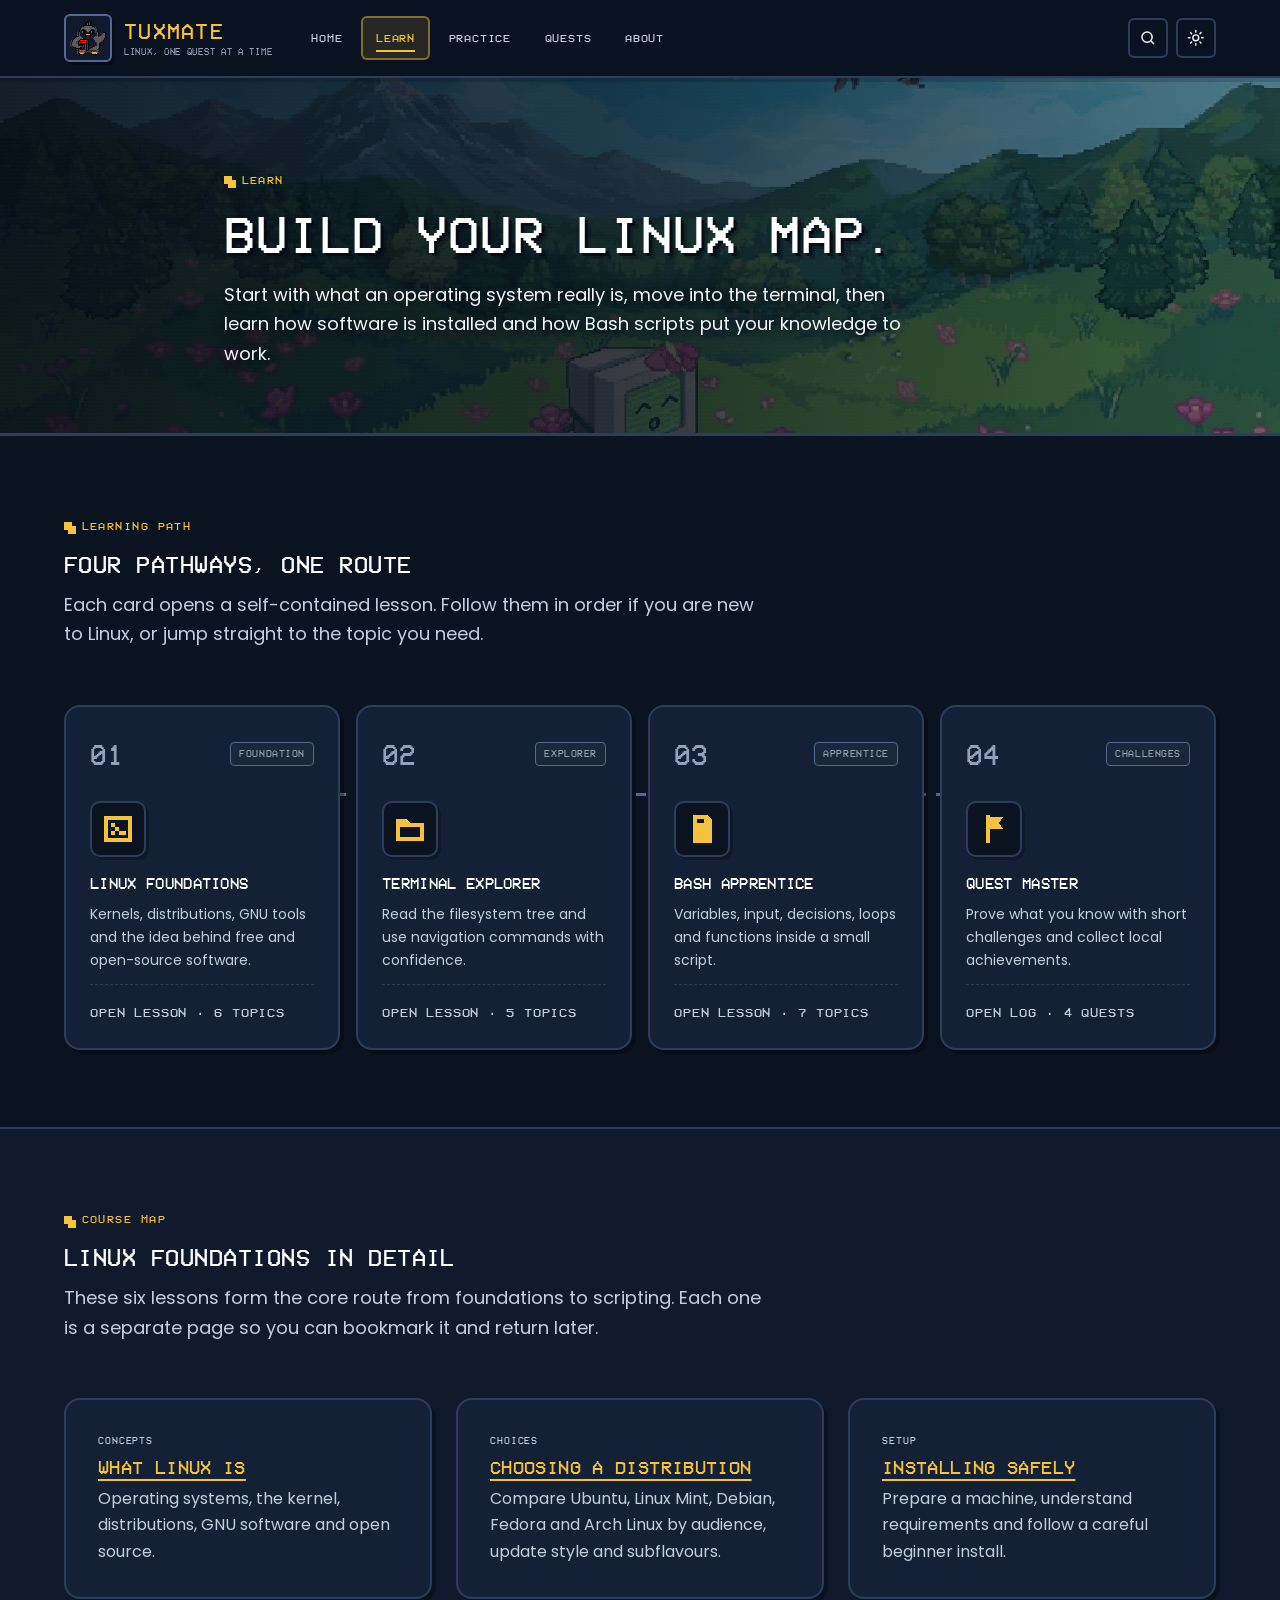
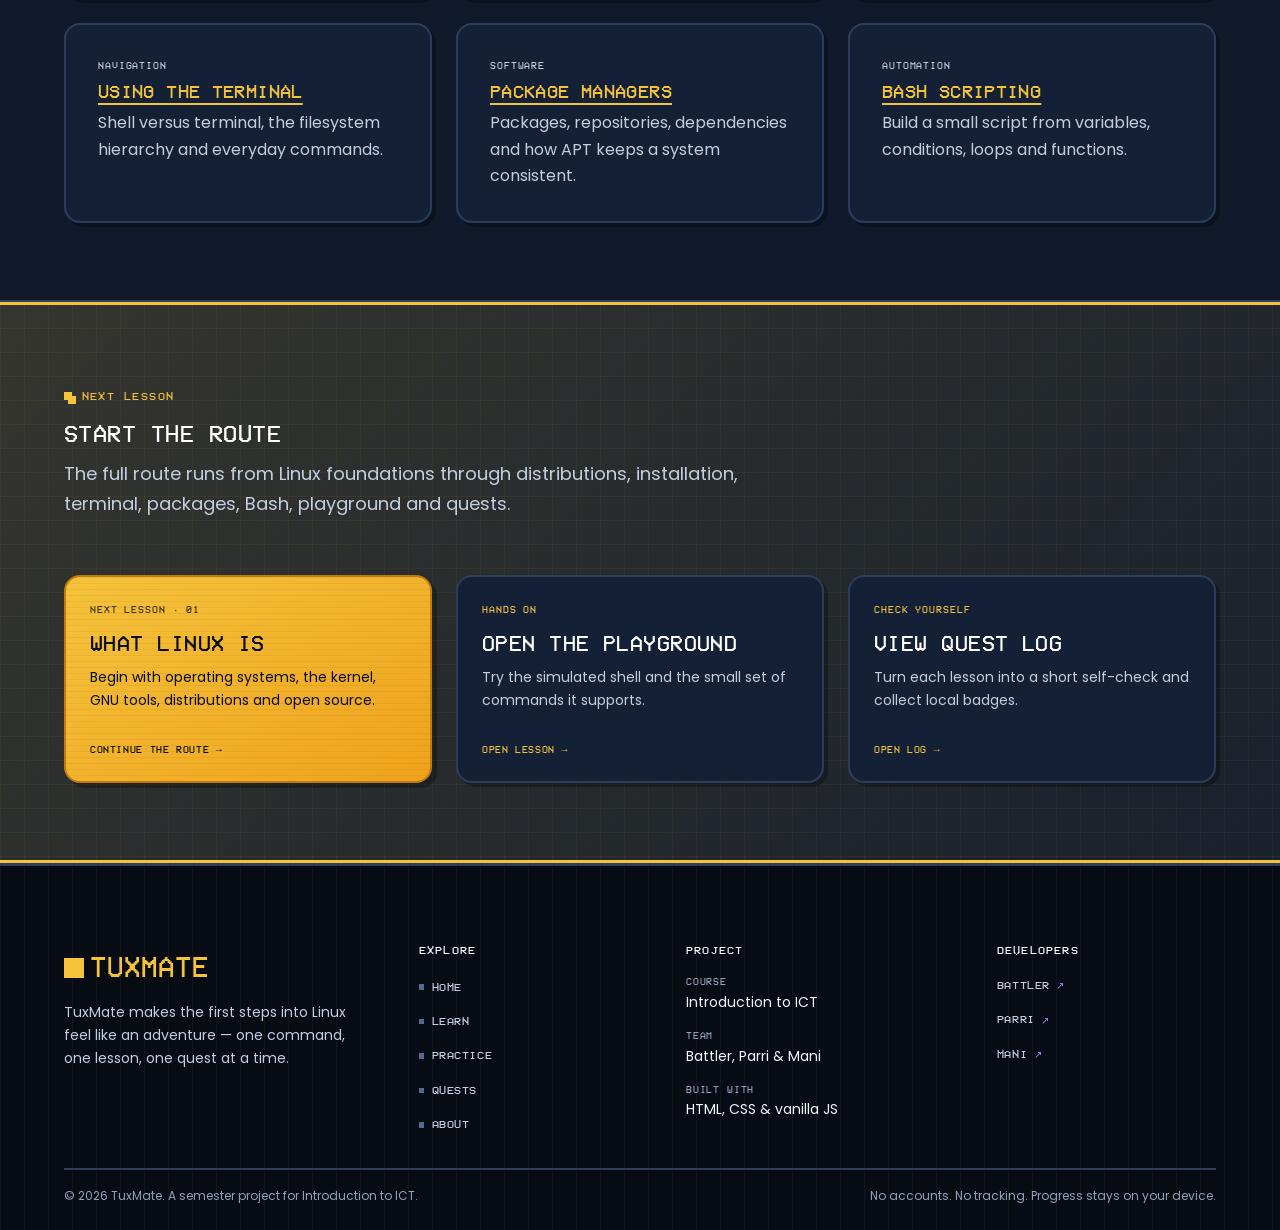
<file: learn.html>
<!DOCTYPE html>
<html lang="en" data-theme="dark">
<head>
  <meta charset="UTF-8">
  <meta name="viewport" content="width=device-width, initial-scale=1.0">
  <meta name="theme-color" content="#0b1220" id="theme-color">
  <meta name="description" content="Follow the TuxMate learning path from Linux foundations through the terminal, package management and Bash scripting.">
  <title>TuxMate | Learn</title>
  <link rel="icon" type="image/png" href="assets/tux1-removebg-preview.png">
  <link rel="stylesheet" href="css/style.css">
  <link rel="stylesheet" href="css/components.css">
  <link rel="stylesheet" href="css/responsive.css">
  <script src="js/theme.js"></script>
  <script src="js/navigation.js" defer></script>
  <script src="js/main.js" defer></script>
  <script src="js/search.js" defer></script>
</head>
<body>
  <a class="skip-link" href="#main">Skip to main content</a>

  <header class="site-header">
    <nav class="nav container" aria-label="Main navigation">
      <div class="nav__main">
        <a class="nav__brand" href="index.html" aria-label="TuxMate home">
          <span class="nav__logo-frame">
            <img class="nav__logo" src="assets/tux1-removebg-preview.png" alt="" width="48" height="48">
          </span>
          <span class="nav__brand-text">
            <span class="nav__wordmark">TuxMate</span>
            <span class="nav__tagline">Linux, one quest at a time</span>
          </span>
        </a>

        <ul class="nav__list" id="primary-menu">
          <li><a class="nav__link" href="home.html">Home</a></li>
          <li><a class="nav__link" href="learn.html" aria-current="page">Learn</a></li>
          <li><a class="nav__link" href="playground.html">Practice</a></li>
          <li><a class="nav__link" href="quests.html">Quests</a></li>
          <li><a class="nav__link" href="about.html">About</a></li>
        </ul>
      </div>

      <div class="nav__tools">
        <button class="icon-btn" type="button" id="search-toggle" aria-label="Search TuxMate" aria-expanded="false" aria-controls="site-search">
          <svg viewBox="0 0 24 24" fill="none" stroke="currentColor" stroke-width="2" stroke-linecap="round" aria-hidden="true" focusable="false">
            <circle cx="11" cy="11" r="7"></circle>
            <path d="m20 20-3.5-3.5"></path>
          </svg>
        </button>
        <button class="icon-btn theme-toggle" type="button" id="theme-toggle" aria-label="Switch to light mode" aria-pressed="false">
          <svg class="icon-sun" viewBox="0 0 24 24" fill="none" stroke="currentColor" stroke-width="2" stroke-linecap="round" aria-hidden="true" focusable="false">
            <circle cx="12" cy="12" r="4"></circle>
            <path d="M12 2v2M12 20v2M4.93 4.93l1.41 1.41M17.66 17.66l1.41 1.41M2 12h2M20 12h2M4.93 19.07l1.41-1.41M17.66 6.34l1.41-1.41"></path>
          </svg>
          <svg class="icon-moon" viewBox="0 0 24 24" fill="none" stroke="currentColor" stroke-width="2" stroke-linecap="round" stroke-linejoin="round" aria-hidden="true" focusable="false">
            <path d="M20.5 14.5A8.5 8.5 0 0 1 9.5 3.5 8.5 8.5 0 1 0 20.5 14.5z"></path>
          </svg>
        </button>
        <button class="nav__toggle" type="button" aria-expanded="false" aria-controls="primary-menu" aria-label="Open navigation menu">
          <span class="nav__toggle-box" aria-hidden="true">
            <span></span>
            <span></span>
            <span></span>
          </span>
          <span class="nav__toggle-label">Menu</span>
        </button>
      </div>
    </nav>
  </header>

  <main id="main">
    <section class="page-hero page-hero--scene" aria-labelledby="learn-title">
      <div class="container page-hero__inner">
        <p class="eyebrow">Learn</p>
        <h1 id="learn-title">Build your Linux map.</h1>
        <p class="page-hero__lede">Start with what an operating system really is, move into the terminal, then learn how software is installed and how Bash scripts put your knowledge to work.</p>
      </div>
    </section>

    <section class="page-section" id="pathways" aria-labelledby="pathways-title">
      <div class="container">
        <div class="section__header">
          <p class="eyebrow">Learning path</p>
          <h2 id="pathways-title">Four pathways, one route</h2>
          <p class="section__lede">Each card opens a self-contained lesson. Follow them in order if you are new to Linux, or jump straight to the topic you need.</p>
        </div>

        <ol class="pathway" role="list">
          <li class="pathway__item">
            <a class="pathway-card" href="linux.html">
              <div class="pathway-card__top">
                <span class="pathway-card__step">01</span>
                <span class="chip chip--muted">Foundation</span>
              </div>
              <span class="pathway-card__icon" aria-hidden="true">
                <svg class="pixel-icon" viewBox="0 0 32 32" width="32" height="32" focusable="false">
                  <path fill="currentColor" d="M2 3h28v26H2V3zm4 4v18h20V7H6zm3 3h4v4H9v-4zm4 4h4v4h-4v-4zm-4 4h4v4H9v-4zm8 0h7v4h-7v-4z"/>
                </svg>
              </span>
              <h3>Linux Foundations</h3>
              <p>Kernels, distributions, GNU tools and the idea behind free and open-source software.</p>
              <p class="pathway-card__meta">Open lesson &middot; 6 topics</p>
            </a>
          </li>
          <li class="pathway__item">
            <a class="pathway-card" href="terminal.html">
              <div class="pathway-card__top">
                <span class="pathway-card__step">02</span>
                <span class="chip chip--muted">Explorer</span>
              </div>
              <span class="pathway-card__icon" aria-hidden="true">
                <svg class="pixel-icon" viewBox="0 0 32 32" width="32" height="32" focusable="false">
                  <path fill="currentColor" d="M2 6h11l3 4h14v18H2V6zm4 8v10h20V14H6z"/>
                </svg>
              </span>
              <h3>Terminal Explorer</h3>
              <p>Read the filesystem tree and use navigation commands with confidence.</p>
              <p class="pathway-card__meta">Open lesson &middot; 5 topics</p>
            </a>
          </li>
          <li class="pathway__item">
            <a class="pathway-card" href="bash.html">
              <div class="pathway-card__top">
                <span class="pathway-card__step">03</span>
                <span class="chip chip--muted">Apprentice</span>
              </div>
              <span class="pathway-card__icon" aria-hidden="true">
                <svg class="pixel-icon" viewBox="0 0 32 32" width="32" height="32" focusable="false">
                  <path fill="currentColor" d="M7 2h14l5 5v23H7V2zm4 4v4h7V6h-7zm-1 8h12v3H10v-3zm0 6h12v3H10v-3zm0 6h8v3h-8v-3z"/>
                </svg>
              </span>
              <h3>Bash Apprentice</h3>
              <p>Variables, input, decisions, loops and functions inside a small script.</p>
              <p class="pathway-card__meta">Open lesson &middot; 7 topics</p>
            </a>
          </li>
          <li class="pathway__item">
            <a class="pathway-card" href="quests.html">
              <div class="pathway-card__top">
                <span class="pathway-card__step">04</span>
                <span class="chip chip--muted">Challenges</span>
              </div>
              <span class="pathway-card__icon" aria-hidden="true">
                <svg class="pixel-icon" viewBox="0 0 32 32" width="32" height="32" focusable="false">
                  <path fill="currentColor" d="M8 2h4v28H8V2zm4 2h13l-4 6 4 6H12V4z"/>
                </svg>
              </span>
              <h3>Quest Master</h3>
              <p>Prove what you know with short challenges and collect local achievements.</p>
              <p class="pathway-card__meta">Open log &middot; 4 quests</p>
            </a>
          </li>
        </ol>
      </div>
    </section>

    <section class="page-section section--lessons" aria-labelledby="course-map-title">
      <div class="container">
        <div class="section__header">
          <p class="eyebrow">Course map</p>
          <h2 id="course-map-title">Linux foundations in detail</h2>
          <p class="section__lede">These six lessons form the core route from foundations to scripting. Each one is a separate page so you can bookmark it and return later.</p>
        </div>

        <div class="panel-grid">
          <article class="info-panel">
            <p class="info-panel__kicker">Concepts</p>
            <h3><a href="linux.html">What Linux is</a></h3>
            <p>Operating systems, the kernel, distributions, GNU software and open source.</p>
          </article>
          <article class="info-panel">
            <p class="info-panel__kicker">Choices</p>
            <h3><a href="distros.html">Choosing a distribution</a></h3>
            <p>Compare Ubuntu, Linux Mint, Debian, Fedora and Arch Linux by audience, update style and subflavours.</p>
          </article>
          <article class="info-panel">
            <p class="info-panel__kicker">Setup</p>
            <h3><a href="installation.html">Installing safely</a></h3>
            <p>Prepare a machine, understand requirements and follow a careful beginner install.</p>
          </article>
          <article class="info-panel">
            <p class="info-panel__kicker">Navigation</p>
            <h3><a href="terminal.html">Using the terminal</a></h3>
            <p>Shell versus terminal, the filesystem hierarchy and everyday commands.</p>
          </article>
          <article class="info-panel">
            <p class="info-panel__kicker">Software</p>
            <h3><a href="package-manager.html">Package managers</a></h3>
            <p>Packages, repositories, dependencies and how APT keeps a system consistent.</p>
          </article>
          <article class="info-panel">
            <p class="info-panel__kicker">Automation</p>
            <h3><a href="bash.html">Bash scripting</a></h3>
            <p>Build a small script from variables, conditions, loops and functions.</p>
          </article>
        </div>
      </div>
    </section>

    <section class="page-section section--next" aria-labelledby="learn-next-title">
      <div class="container">
        <div class="section__header">
          <p class="eyebrow">Next lesson</p>
          <h2 id="learn-next-title">Start the route</h2>
          <p class="section__lede">The full route runs from Linux foundations through distributions, installation, terminal, packages, Bash, playground and quests.</p>
        </div>
        <div class="next-grid">
          <a class="next-card next-card--feature" href="linux.html">
            <span class="next-card__kicker">Next lesson &middot; 01</span>
            <h3>What Linux is</h3>
            <p>Begin with operating systems, the kernel, GNU tools, distributions and open source.</p>
            <span class="next-card__cta">Continue the route <span aria-hidden="true">&rarr;</span></span>
          </a>
          <a class="next-card" href="playground.html">
            <span class="next-card__kicker">Hands on</span>
            <h3>Open the playground</h3>
            <p>Try the simulated shell and the small set of commands it supports.</p>
            <span class="next-card__cta">Open lesson <span aria-hidden="true">&rarr;</span></span>
          </a>
          <a class="next-card" href="quests.html">
            <span class="next-card__kicker">Check yourself</span>
            <h3>View quest log</h3>
            <p>Turn each lesson into a short self-check and collect local badges.</p>
            <span class="next-card__cta">Open log <span aria-hidden="true">&rarr;</span></span>
          </a>
        </div>
      </div>
    </section>
  </main>

  <footer class="site-footer">
    <div class="container">
      <div class="footer__grid">
        <div class="footer__brand">
          <a class="footer__wordmark" href="index.html">
            <span class="footer__mark" aria-hidden="true"></span>
            TuxMate
          </a>
          <p>TuxMate makes the first steps into Linux feel like an adventure &mdash; one command, one lesson, one quest at a time.</p>
        </div>

        <nav class="footer__nav" aria-label="Footer navigation">
          <h2 class="footer__heading">Explore</h2>
          <ul>
            <li><a href="home.html">Home</a></li>
            <li><a href="learn.html">Learn</a></li>
            <li><a href="playground.html">Practice</a></li>
            <li><a href="quests.html">Quests</a></li>
            <li><a href="about.html">About</a></li>
          </ul>
        </nav>

        <div class="footer__project">
          <h2 class="footer__heading">Project</h2>
          <ul class="footer__info">
            <li><span>Course</span> Introduction to ICT</li>
            <li><span>Team</span> Battler, Parri &amp; Mani</li>
            <li><span>Built with</span> HTML, CSS &amp; vanilla JS</li>
          </ul>
        </div>

        <div class="footer__developers">
          <h2 class="footer__heading">Developers</h2>
          <ul class="footer__dev-list">
            <li><a href="https://github.com/cevique" target="_blank" rel="noopener noreferrer">Battler <span aria-hidden="true">&nearr;</span></a></li>
            <li><a href="https://github.com/anfalcodes" target="_blank" rel="noopener noreferrer">Parri <span aria-hidden="true">&nearr;</span></a></li>
            <li><a href="https://github.com/AbdulRehman387/" target="_blank" rel="noopener noreferrer">Mani <span aria-hidden="true">&nearr;</span></a></li>
          </ul>
        </div>
      </div>

      <div class="footer__bottom">
        <p>&copy; <span id="copyright-year">2026</span> TuxMate. A semester project for Introduction to ICT.</p>
        <p>No accounts. No tracking. Progress stays on your device.</p>
      </div>
    </div>
  </footer>
</body>
</html>
</file>
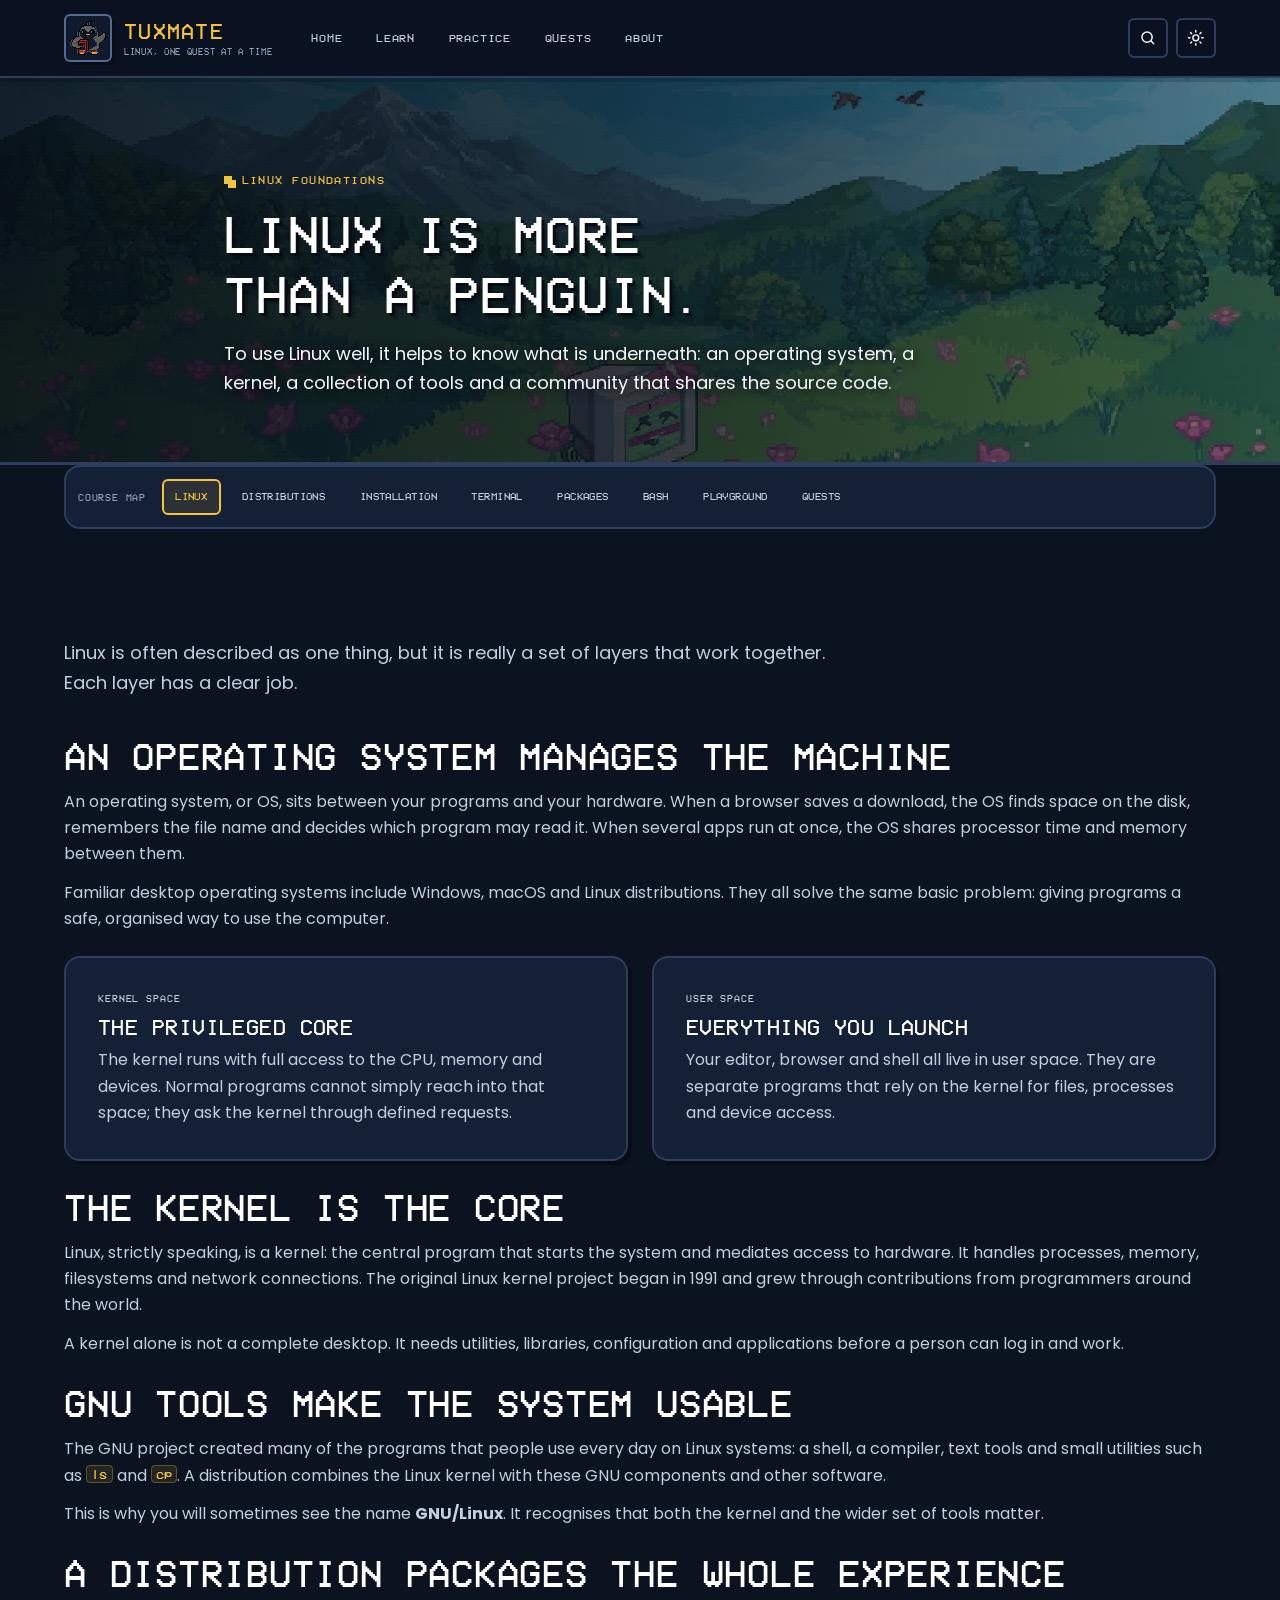
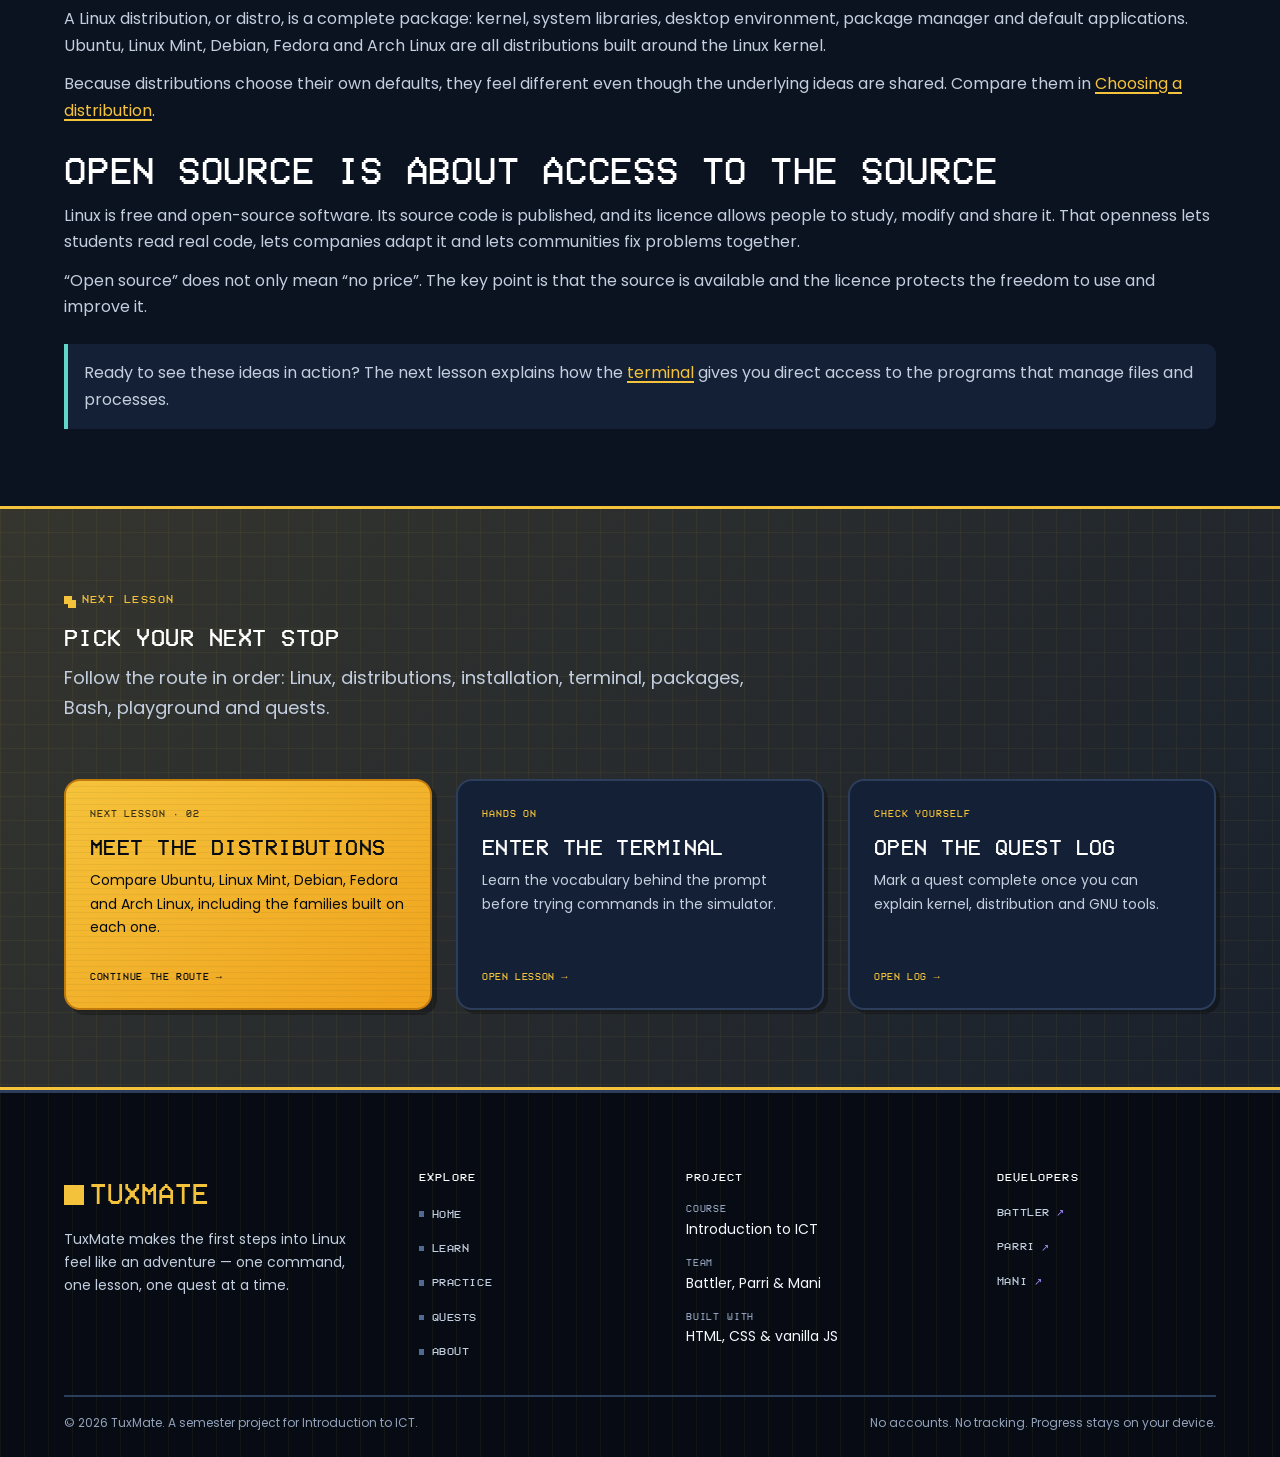
<file: linux.html>
<!DOCTYPE html>
<html lang="en" data-theme="dark">
<head>
  <meta charset="UTF-8">
  <meta name="viewport" content="width=device-width, initial-scale=1.0">
  <meta name="theme-color" content="#0b1220" id="theme-color">
  <meta name="description" content="Learn what Linux is: operating systems, the kernel, GNU tools, distributions and open-source software.">
  <title>TuxMate | What Linux Is</title>
  <link rel="icon" type="image/png" href="assets/tux1-removebg-preview.png">
  <link rel="stylesheet" href="css/style.css">
  <link rel="stylesheet" href="css/components.css">
  <link rel="stylesheet" href="css/responsive.css">
  <script src="js/theme.js"></script>
  <script src="js/navigation.js" defer></script>
  <script src="js/main.js" defer></script>
  <script src="js/search.js" defer></script>
</head>
<body>
  <a class="skip-link" href="#main">Skip to main content</a>

  <header class="site-header">
    <nav class="nav container" aria-label="Main navigation">
      <div class="nav__main">
        <a class="nav__brand" href="index.html" aria-label="TuxMate home">
          <span class="nav__logo-frame">
            <img class="nav__logo" src="assets/tux1-removebg-preview.png" alt="" width="48" height="48">
          </span>
          <span class="nav__brand-text">
            <span class="nav__wordmark">TuxMate</span>
            <span class="nav__tagline">Linux, one quest at a time</span>
          </span>
        </a>

        <ul class="nav__list" id="primary-menu">
          <li><a class="nav__link" href="home.html">Home</a></li>
          <li><a class="nav__link" href="learn.html">Learn</a></li>
          <li><a class="nav__link" href="playground.html">Practice</a></li>
          <li><a class="nav__link" href="quests.html">Quests</a></li>
          <li><a class="nav__link" href="about.html">About</a></li>
        </ul>
      </div>

      <div class="nav__tools">
        <button class="icon-btn" type="button" id="search-toggle" aria-label="Search TuxMate" aria-expanded="false" aria-controls="site-search">
          <svg viewBox="0 0 24 24" fill="none" stroke="currentColor" stroke-width="2" stroke-linecap="round" aria-hidden="true" focusable="false">
            <circle cx="11" cy="11" r="7"></circle>
            <path d="m20 20-3.5-3.5"></path>
          </svg>
        </button>
        <button class="icon-btn theme-toggle" type="button" id="theme-toggle" aria-label="Switch to light mode" aria-pressed="false">
          <svg class="icon-sun" viewBox="0 0 24 24" fill="none" stroke="currentColor" stroke-width="2" stroke-linecap="round" aria-hidden="true" focusable="false">
            <circle cx="12" cy="12" r="4"></circle>
            <path d="M12 2v2M12 20v2M4.93 4.93l1.41 1.41M17.66 17.66l1.41 1.41M2 12h2M20 12h2M4.93 19.07l1.41-1.41M17.66 6.34l1.41-1.41"></path>
          </svg>
          <svg class="icon-moon" viewBox="0 0 24 24" fill="none" stroke="currentColor" stroke-width="2" stroke-linecap="round" stroke-linejoin="round" aria-hidden="true" focusable="false">
            <path d="M20.5 14.5A8.5 8.5 0 0 1 9.5 3.5 8.5 8.5 0 1 0 20.5 14.5z"></path>
          </svg>
        </button>
        <button class="nav__toggle" type="button" aria-expanded="false" aria-controls="primary-menu" aria-label="Open navigation menu">
          <span class="nav__toggle-box" aria-hidden="true">
            <span></span>
            <span></span>
            <span></span>
          </span>
          <span class="nav__toggle-label">Menu</span>
        </button>
      </div>
    </nav>
  </header>

  <main id="main">
    <section class="page-hero page-hero--scene" aria-labelledby="linux-title">
      <div class="container page-hero__inner">
        <p class="eyebrow">Linux Foundations</p>
        <h1 id="linux-title">Linux is more than a penguin.</h1>
        <p class="page-hero__lede">To use Linux well, it helps to know what is underneath: an operating system, a kernel, a collection of tools and a community that shares the source code.</p>
      </div>
    </section>

    <div class="container">
      <ul class="topic-nav" aria-label="Lesson navigation">
        <li class="topic-nav__label">Course map</li>
        <li><a href="linux.html" aria-current="page">Linux</a></li>
        <li><a href="distros.html">Distributions</a></li>
        <li><a href="installation.html">Installation</a></li>
        <li><a href="terminal.html">Terminal</a></li>
        <li><a href="package-manager.html">Packages</a></li>
        <li><a href="bash.html">Bash</a></li>
        <li><a href="playground.html">Playground</a></li>
        <li><a href="quests.html">Quests</a></li>
      </ul>
    </div>

    <section class="page-section" aria-labelledby="os-title">
      <div class="container lesson-article">
        <p class="lesson-article__intro">Linux is often described as one thing, but it is really a set of layers that work together. Each layer has a clear job.</p>

        <article>
          <h2 id="os-title">An operating system manages the machine</h2>
          <p>An operating system, or OS, sits between your programs and your hardware. When a browser saves a download, the OS finds space on the disk, remembers the file name and decides which program may read it. When several apps run at once, the OS shares processor time and memory between them.</p>
          <p>Familiar desktop operating systems include Windows, macOS and Linux distributions. They all solve the same basic problem: giving programs a safe, organised way to use the computer.</p>
        </article>

        <div class="lesson-columns">
          <article class="info-panel">
            <p class="info-panel__kicker">Kernel space</p>
            <h3>The privileged core</h3>
            <p>The kernel runs with full access to the CPU, memory and devices. Normal programs cannot simply reach into that space; they ask the kernel through defined requests.</p>
          </article>
          <article class="info-panel">
            <p class="info-panel__kicker">User space</p>
            <h3>Everything you launch</h3>
            <p>Your editor, browser and shell all live in user space. They are separate programs that rely on the kernel for files, processes and device access.</p>
          </article>
        </div>

        <article>
          <h2>The kernel is the core</h2>
          <p>Linux, strictly speaking, is a kernel: the central program that starts the system and mediates access to hardware. It handles processes, memory, filesystems and network connections. The original Linux kernel project began in 1991 and grew through contributions from programmers around the world.</p>
          <p>A kernel alone is not a complete desktop. It needs utilities, libraries, configuration and applications before a person can log in and work.</p>
        </article>

        <article>
          <h2>GNU tools make the system usable</h2>
          <p>The GNU project created many of the programs that people use every day on Linux systems: a shell, a compiler, text tools and small utilities such as <code>ls</code> and <code>cp</code>. A distribution combines the Linux kernel with these GNU components and other software.</p>
          <p>This is why you will sometimes see the name <strong>GNU/Linux</strong>. It recognises that both the kernel and the wider set of tools matter.</p>
        </article>

        <article>
          <h2>A distribution packages the whole experience</h2>
          <p>A Linux distribution, or distro, is a complete package: kernel, system libraries, desktop environment, package manager and default applications. Ubuntu, Linux Mint, Debian, Fedora and Arch Linux are all distributions built around the Linux kernel.</p>
          <p>Because distributions choose their own defaults, they feel different even though the underlying ideas are shared. Compare them in <a href="distros.html">Choosing a distribution</a>.</p>
        </article>

        <article>
          <h2>Open source is about access to the source</h2>
          <p>Linux is free and open-source software. Its source code is published, and its licence allows people to study, modify and share it. That openness lets students read real code, lets companies adapt it and lets communities fix problems together.</p>
          <p>&ldquo;Open source&rdquo; does not only mean &ldquo;no price&rdquo;. The key point is that the source is available and the licence protects the freedom to use and improve it.</p>
        </article>

        <p class="lesson-note">Ready to see these ideas in action? The next lesson explains how the <a href="terminal.html">terminal</a> gives you direct access to the programs that manage files and processes.</p>
      </div>
    </section>

    <section class="page-section section--next" aria-labelledby="linux-next-title">
      <div class="container">
        <div class="section__header">
          <p class="eyebrow">Next lesson</p>
          <h2 id="linux-next-title">Pick your next stop</h2>
          <p class="section__lede">Follow the route in order: Linux, distributions, installation, terminal, packages, Bash, playground and quests.</p>
        </div>
        <div class="next-grid">
          <a class="next-card next-card--feature" href="distros.html">
            <span class="next-card__kicker">Next lesson &middot; 02</span>
            <h3>Meet the distributions</h3>
            <p>Compare Ubuntu, Linux Mint, Debian, Fedora and Arch Linux, including the families built on each one.</p>
            <span class="next-card__cta">Continue the route <span aria-hidden="true">&rarr;</span></span>
          </a>
          <a class="next-card" href="terminal.html">
            <span class="next-card__kicker">Hands on</span>
            <h3>Enter the terminal</h3>
            <p>Learn the vocabulary behind the prompt before trying commands in the simulator.</p>
            <span class="next-card__cta">Open lesson <span aria-hidden="true">&rarr;</span></span>
          </a>
          <a class="next-card" href="quests.html">
            <span class="next-card__kicker">Check yourself</span>
            <h3>Open the quest log</h3>
            <p>Mark a quest complete once you can explain kernel, distribution and GNU tools.</p>
            <span class="next-card__cta">Open log <span aria-hidden="true">&rarr;</span></span>
          </a>
        </div>
      </div>
    </section>
  </main>

  <footer class="site-footer">
    <div class="container">
      <div class="footer__grid">
        <div class="footer__brand">
          <a class="footer__wordmark" href="index.html">
            <span class="footer__mark" aria-hidden="true"></span>
            TuxMate
          </a>
          <p>TuxMate makes the first steps into Linux feel like an adventure &mdash; one command, one lesson, one quest at a time.</p>
        </div>

        <nav class="footer__nav" aria-label="Footer navigation">
          <h2 class="footer__heading">Explore</h2>
          <ul>
            <li><a href="home.html">Home</a></li>
            <li><a href="learn.html">Learn</a></li>
            <li><a href="playground.html">Practice</a></li>
            <li><a href="quests.html">Quests</a></li>
            <li><a href="about.html">About</a></li>
          </ul>
        </nav>

        <div class="footer__project">
          <h2 class="footer__heading">Project</h2>
          <ul class="footer__info">
            <li><span>Course</span> Introduction to ICT</li>
            <li><span>Team</span> Battler, Parri &amp; Mani</li>
            <li><span>Built with</span> HTML, CSS &amp; vanilla JS</li>
          </ul>
        </div>

        <div class="footer__developers">
          <h2 class="footer__heading">Developers</h2>
          <ul class="footer__dev-list">
            <li><a href="https://github.com/cevique" target="_blank" rel="noopener noreferrer">Battler <span aria-hidden="true">&nearr;</span></a></li>
            <li><a href="https://github.com/anfalcodes" target="_blank" rel="noopener noreferrer">Parri <span aria-hidden="true">&nearr;</span></a></li>
            <li><a href="https://github.com/AbdulRehman387/" target="_blank" rel="noopener noreferrer">Mani <span aria-hidden="true">&nearr;</span></a></li>
          </ul>
        </div>
      </div>

      <div class="footer__bottom">
        <p>&copy; <span id="copyright-year">2026</span> TuxMate. A semester project for Introduction to ICT.</p>
        <p>No accounts. No tracking. Progress stays on your device.</p>
      </div>
    </div>
  </footer>
</body>
</html>
</file>
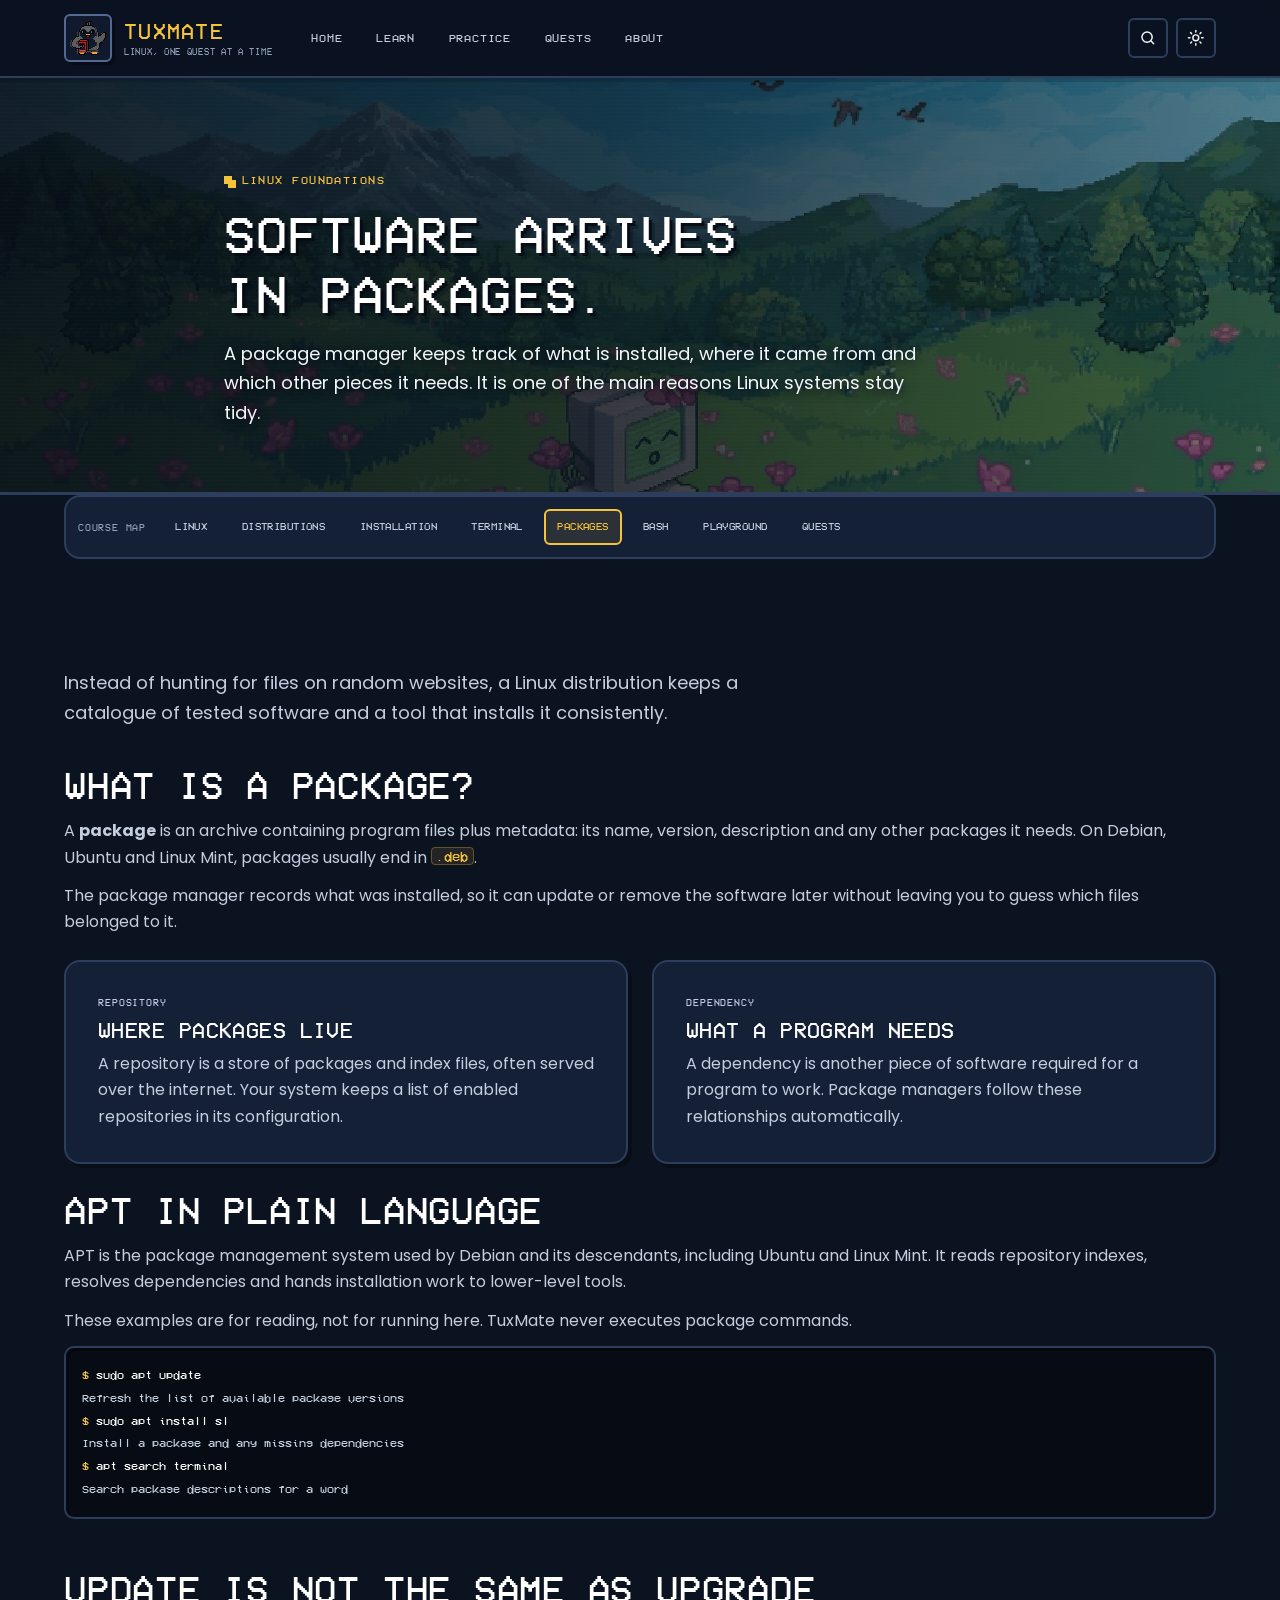
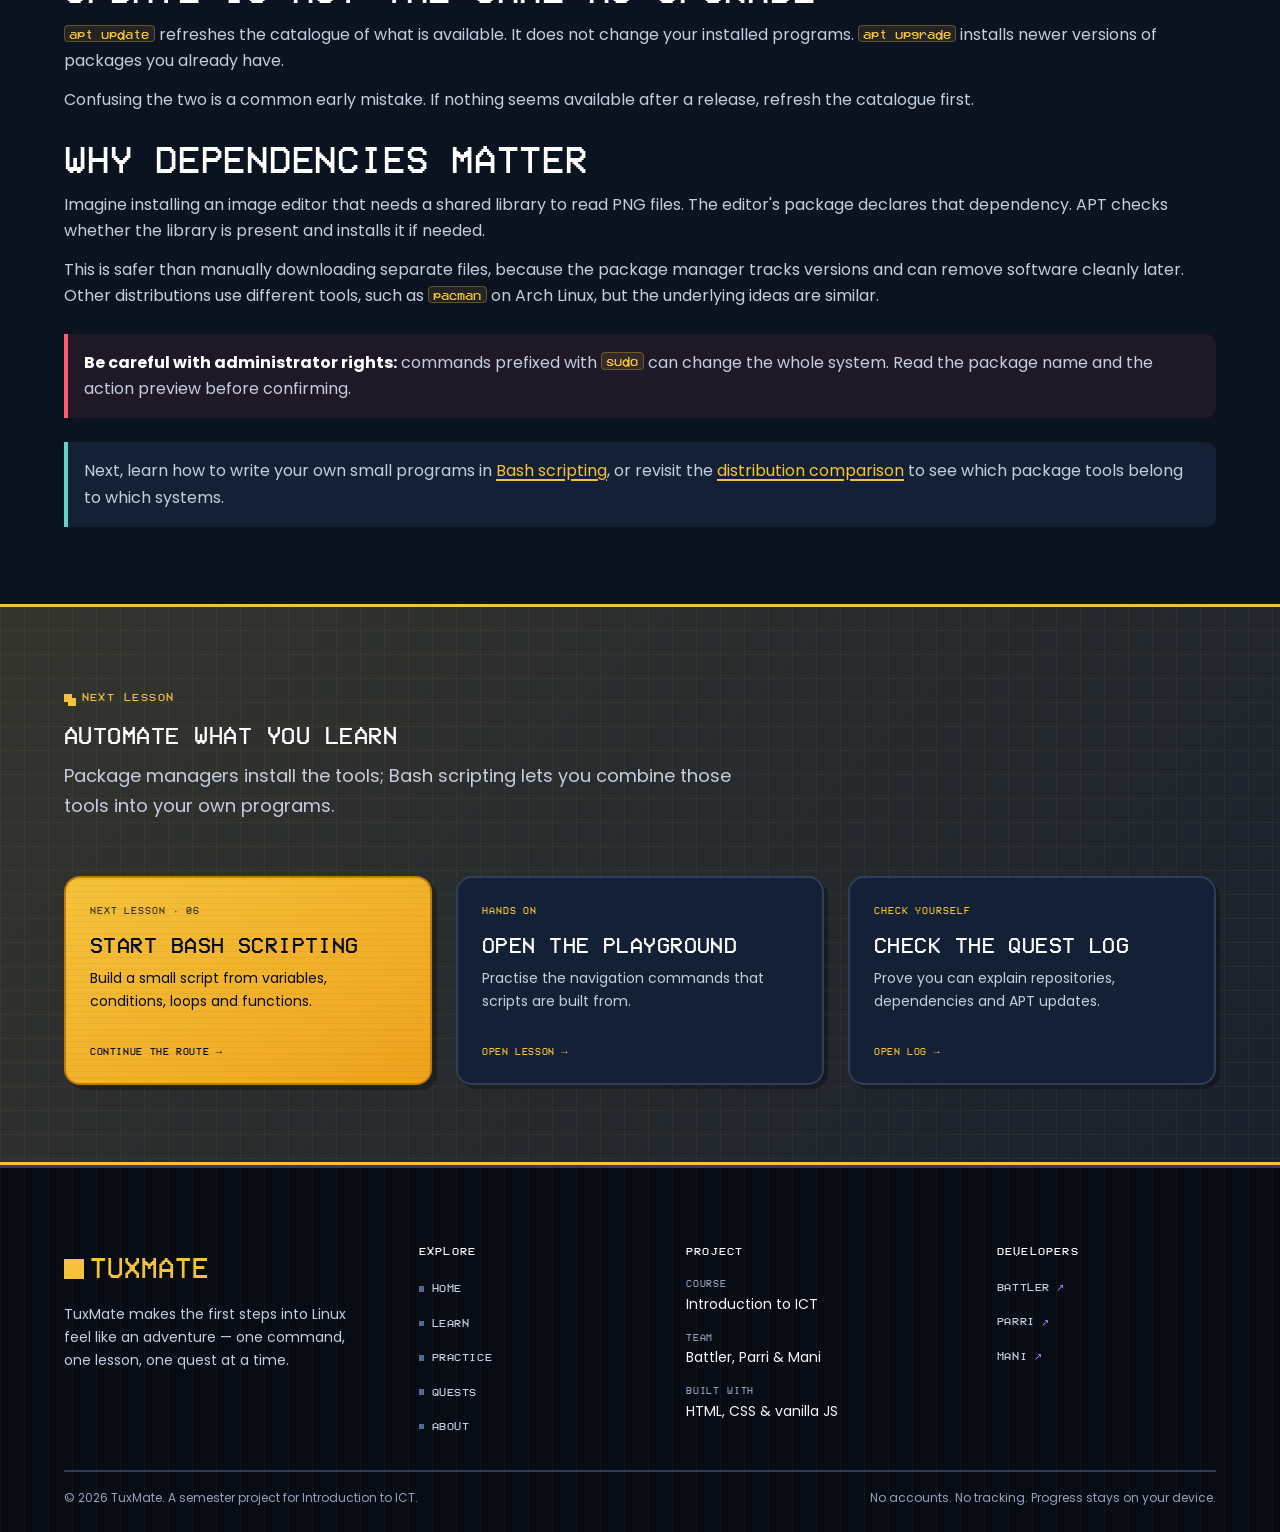
<file: package-manager.html>
<!DOCTYPE html>
<html lang="en" data-theme="dark">
<head>
  <meta charset="UTF-8">
  <meta name="viewport" content="width=device-width, initial-scale=1.0">
  <meta name="theme-color" content="#0b1220" id="theme-color">
  <meta name="description" content="Learn how APT, packages, repositories and dependencies work on Debian-based Linux distributions.">
  <title>TuxMate | Package Managers</title>
  <link rel="icon" type="image/png" href="assets/tux1-removebg-preview.png">
  <link rel="stylesheet" href="css/style.css">
  <link rel="stylesheet" href="css/components.css">
  <link rel="stylesheet" href="css/responsive.css">
  <script src="js/theme.js"></script>
  <script src="js/navigation.js" defer></script>
  <script src="js/main.js" defer></script>
  <script src="js/search.js" defer></script>
</head>
<body>
  <a class="skip-link" href="#main">Skip to main content</a>

  <header class="site-header">
    <nav class="nav container" aria-label="Main navigation">
      <div class="nav__main">
        <a class="nav__brand" href="index.html" aria-label="TuxMate home">
          <span class="nav__logo-frame">
            <img class="nav__logo" src="assets/tux1-removebg-preview.png" alt="" width="48" height="48">
          </span>
          <span class="nav__brand-text">
            <span class="nav__wordmark">TuxMate</span>
            <span class="nav__tagline">Linux, one quest at a time</span>
          </span>
        </a>

        <ul class="nav__list" id="primary-menu">
          <li><a class="nav__link" href="home.html">Home</a></li>
          <li><a class="nav__link" href="learn.html">Learn</a></li>
          <li><a class="nav__link" href="playground.html">Practice</a></li>
          <li><a class="nav__link" href="quests.html">Quests</a></li>
          <li><a class="nav__link" href="about.html">About</a></li>
        </ul>
      </div>

      <div class="nav__tools">
        <button class="icon-btn" type="button" id="search-toggle" aria-label="Search TuxMate" aria-expanded="false" aria-controls="site-search">
          <svg viewBox="0 0 24 24" fill="none" stroke="currentColor" stroke-width="2" stroke-linecap="round" aria-hidden="true" focusable="false">
            <circle cx="11" cy="11" r="7"></circle>
            <path d="m20 20-3.5-3.5"></path>
          </svg>
        </button>
        <button class="icon-btn theme-toggle" type="button" id="theme-toggle" aria-label="Switch to light mode" aria-pressed="false">
          <svg class="icon-sun" viewBox="0 0 24 24" fill="none" stroke="currentColor" stroke-width="2" stroke-linecap="round" aria-hidden="true" focusable="false">
            <circle cx="12" cy="12" r="4"></circle>
            <path d="M12 2v2M12 20v2M4.93 4.93l1.41 1.41M17.66 17.66l1.41 1.41M2 12h2M20 12h2M4.93 19.07l1.41-1.41M17.66 6.34l1.41-1.41"></path>
          </svg>
          <svg class="icon-moon" viewBox="0 0 24 24" fill="none" stroke="currentColor" stroke-width="2" stroke-linecap="round" stroke-linejoin="round" aria-hidden="true" focusable="false">
            <path d="M20.5 14.5A8.5 8.5 0 0 1 9.5 3.5 8.5 8.5 0 1 0 20.5 14.5z"></path>
          </svg>
        </button>
        <button class="nav__toggle" type="button" aria-expanded="false" aria-controls="primary-menu" aria-label="Open navigation menu">
          <span class="nav__toggle-box" aria-hidden="true">
            <span></span>
            <span></span>
            <span></span>
          </span>
          <span class="nav__toggle-label">Menu</span>
        </button>
      </div>
    </nav>
  </header>

  <main id="main">
    <section class="page-hero page-hero--scene" aria-labelledby="packages-title">
      <div class="container page-hero__inner">
        <p class="eyebrow">Linux Foundations</p>
        <h1 id="packages-title">Software arrives in packages.</h1>
        <p class="page-hero__lede">A package manager keeps track of what is installed, where it came from and which other pieces it needs. It is one of the main reasons Linux systems stay tidy.</p>
      </div>
    </section>

    <div class="container">
      <ul class="topic-nav" aria-label="Lesson navigation">
        <li class="topic-nav__label">Course map</li>
        <li><a href="linux.html">Linux</a></li>
        <li><a href="distros.html">Distributions</a></li>
        <li><a href="installation.html">Installation</a></li>
        <li><a href="terminal.html">Terminal</a></li>
        <li><a href="package-manager.html" aria-current="page">Packages</a></li>
        <li><a href="bash.html">Bash</a></li>
        <li><a href="playground.html">Playground</a></li>
        <li><a href="quests.html">Quests</a></li>
      </ul>
    </div>

    <section class="page-section" aria-labelledby="package-basics-title">
      <div class="container lesson-article">
        <p class="lesson-article__intro">Instead of hunting for files on random websites, a Linux distribution keeps a catalogue of tested software and a tool that installs it consistently.</p>

        <article>
          <h2 id="package-basics-title">What is a package?</h2>
          <p>A <strong>package</strong> is an archive containing program files plus metadata: its name, version, description and any other packages it needs. On Debian, Ubuntu and Linux Mint, packages usually end in <code>.deb</code>.</p>
          <p>The package manager records what was installed, so it can update or remove the software later without leaving you to guess which files belonged to it.</p>
        </article>

        <div class="lesson-columns">
          <article class="info-panel">
            <p class="info-panel__kicker">Repository</p>
            <h3>Where packages live</h3>
            <p>A repository is a store of packages and index files, often served over the internet. Your system keeps a list of enabled repositories in its configuration.</p>
          </article>
          <article class="info-panel">
            <p class="info-panel__kicker">Dependency</p>
            <h3>What a program needs</h3>
            <p>A dependency is another piece of software required for a program to work. Package managers follow these relationships automatically.</p>
          </article>
        </div>

        <article>
          <h2>APT in plain language</h2>
          <p>APT is the package management system used by Debian and its descendants, including Ubuntu and Linux Mint. It reads repository indexes, resolves dependencies and hands installation work to lower-level tools.</p>
          <p>These examples are for reading, not for running here. TuxMate never executes package commands.</p>
          <div class="code-window" aria-label="Example APT commands">
            <p class="code-window__line"><span class="code-window__prompt">$</span> <span class="code-window__cmd">sudo apt update</span></p>
            <p class="code-window__line code-window__out">Refresh the list of available package versions</p>
            <p class="code-window__line"><span class="code-window__prompt">$</span> <span class="code-window__cmd">sudo apt install sl</span></p>
            <p class="code-window__line code-window__out">Install a package and any missing dependencies</p>
            <p class="code-window__line"><span class="code-window__prompt">$</span> <span class="code-window__cmd">apt search terminal</span></p>
            <p class="code-window__line code-window__out">Search package descriptions for a word</p>
          </div>
        </article>

        <article>
          <h2>Update is not the same as upgrade</h2>
          <p><code>apt update</code> refreshes the catalogue of what is available. It does not change your installed programs. <code>apt upgrade</code> installs newer versions of packages you already have.</p>
          <p>Confusing the two is a common early mistake. If nothing seems available after a release, refresh the catalogue first.</p>
        </article>

        <article>
          <h2>Why dependencies matter</h2>
          <p>Imagine installing an image editor that needs a shared library to read PNG files. The editor's package declares that dependency. APT checks whether the library is present and installs it if needed.</p>
          <p>This is safer than manually downloading separate files, because the package manager tracks versions and can remove software cleanly later. Other distributions use different tools, such as <code>pacman</code> on Arch Linux, but the underlying ideas are similar.</p>
        </article>

        <div class="notice">
          <div>
            <strong>Be careful with administrator rights:</strong> commands prefixed with <code>sudo</code> can change the whole system. Read the package name and the action preview before confirming.
          </div>
        </div>

        <p class="lesson-note">Next, learn how to write your own small programs in <a href="bash.html">Bash scripting</a>, or revisit the <a href="distros.html">distribution comparison</a> to see which package tools belong to which systems.</p>
      </div>
    </section>

    <section class="page-section section--next" aria-labelledby="packages-next-title">
      <div class="container">
        <div class="section__header">
          <p class="eyebrow">Next lesson</p>
          <h2 id="packages-next-title">Automate what you learn</h2>
          <p class="section__lede">Package managers install the tools; Bash scripting lets you combine those tools into your own programs.</p>
        </div>
        <div class="next-grid">
          <a class="next-card next-card--feature" href="bash.html">
            <span class="next-card__kicker">Next lesson &middot; 06</span>
            <h3>Start Bash scripting</h3>
            <p>Build a small script from variables, conditions, loops and functions.</p>
            <span class="next-card__cta">Continue the route <span aria-hidden="true">&rarr;</span></span>
          </a>
          <a class="next-card" href="playground.html">
            <span class="next-card__kicker">Hands on</span>
            <h3>Open the playground</h3>
            <p>Practise the navigation commands that scripts are built from.</p>
            <span class="next-card__cta">Open lesson <span aria-hidden="true">&rarr;</span></span>
          </a>
          <a class="next-card" href="quests.html">
            <span class="next-card__kicker">Check yourself</span>
            <h3>Check the quest log</h3>
            <p>Prove you can explain repositories, dependencies and APT updates.</p>
            <span class="next-card__cta">Open log <span aria-hidden="true">&rarr;</span></span>
          </a>
        </div>
      </div>
    </section>
  </main>

  <footer class="site-footer">
    <div class="container">
      <div class="footer__grid">
        <div class="footer__brand">
          <a class="footer__wordmark" href="index.html">
            <span class="footer__mark" aria-hidden="true"></span>
            TuxMate
          </a>
          <p>TuxMate makes the first steps into Linux feel like an adventure &mdash; one command, one lesson, one quest at a time.</p>
        </div>

        <nav class="footer__nav" aria-label="Footer navigation">
          <h2 class="footer__heading">Explore</h2>
          <ul>
            <li><a href="home.html">Home</a></li>
            <li><a href="learn.html">Learn</a></li>
            <li><a href="playground.html">Practice</a></li>
            <li><a href="quests.html">Quests</a></li>
            <li><a href="about.html">About</a></li>
          </ul>
        </nav>

        <div class="footer__project">
          <h2 class="footer__heading">Project</h2>
          <ul class="footer__info">
            <li><span>Course</span> Introduction to ICT</li>
            <li><span>Team</span> Battler, Parri &amp; Mani</li>
            <li><span>Built with</span> HTML, CSS &amp; vanilla JS</li>
          </ul>
        </div>

        <div class="footer__developers">
          <h2 class="footer__heading">Developers</h2>
          <ul class="footer__dev-list">
            <li><a href="https://github.com/cevique" target="_blank" rel="noopener noreferrer">Battler <span aria-hidden="true">&nearr;</span></a></li>
            <li><a href="https://github.com/anfalcodes" target="_blank" rel="noopener noreferrer">Parri <span aria-hidden="true">&nearr;</span></a></li>
            <li><a href="https://github.com/AbdulRehman387/" target="_blank" rel="noopener noreferrer">Mani <span aria-hidden="true">&nearr;</span></a></li>
          </ul>
        </div>
      </div>

      <div class="footer__bottom">
        <p>&copy; <span id="copyright-year">2026</span> TuxMate. A semester project for Introduction to ICT.</p>
        <p>No accounts. No tracking. Progress stays on your device.</p>
      </div>
    </div>
  </footer>
</body>
</html>
</file>
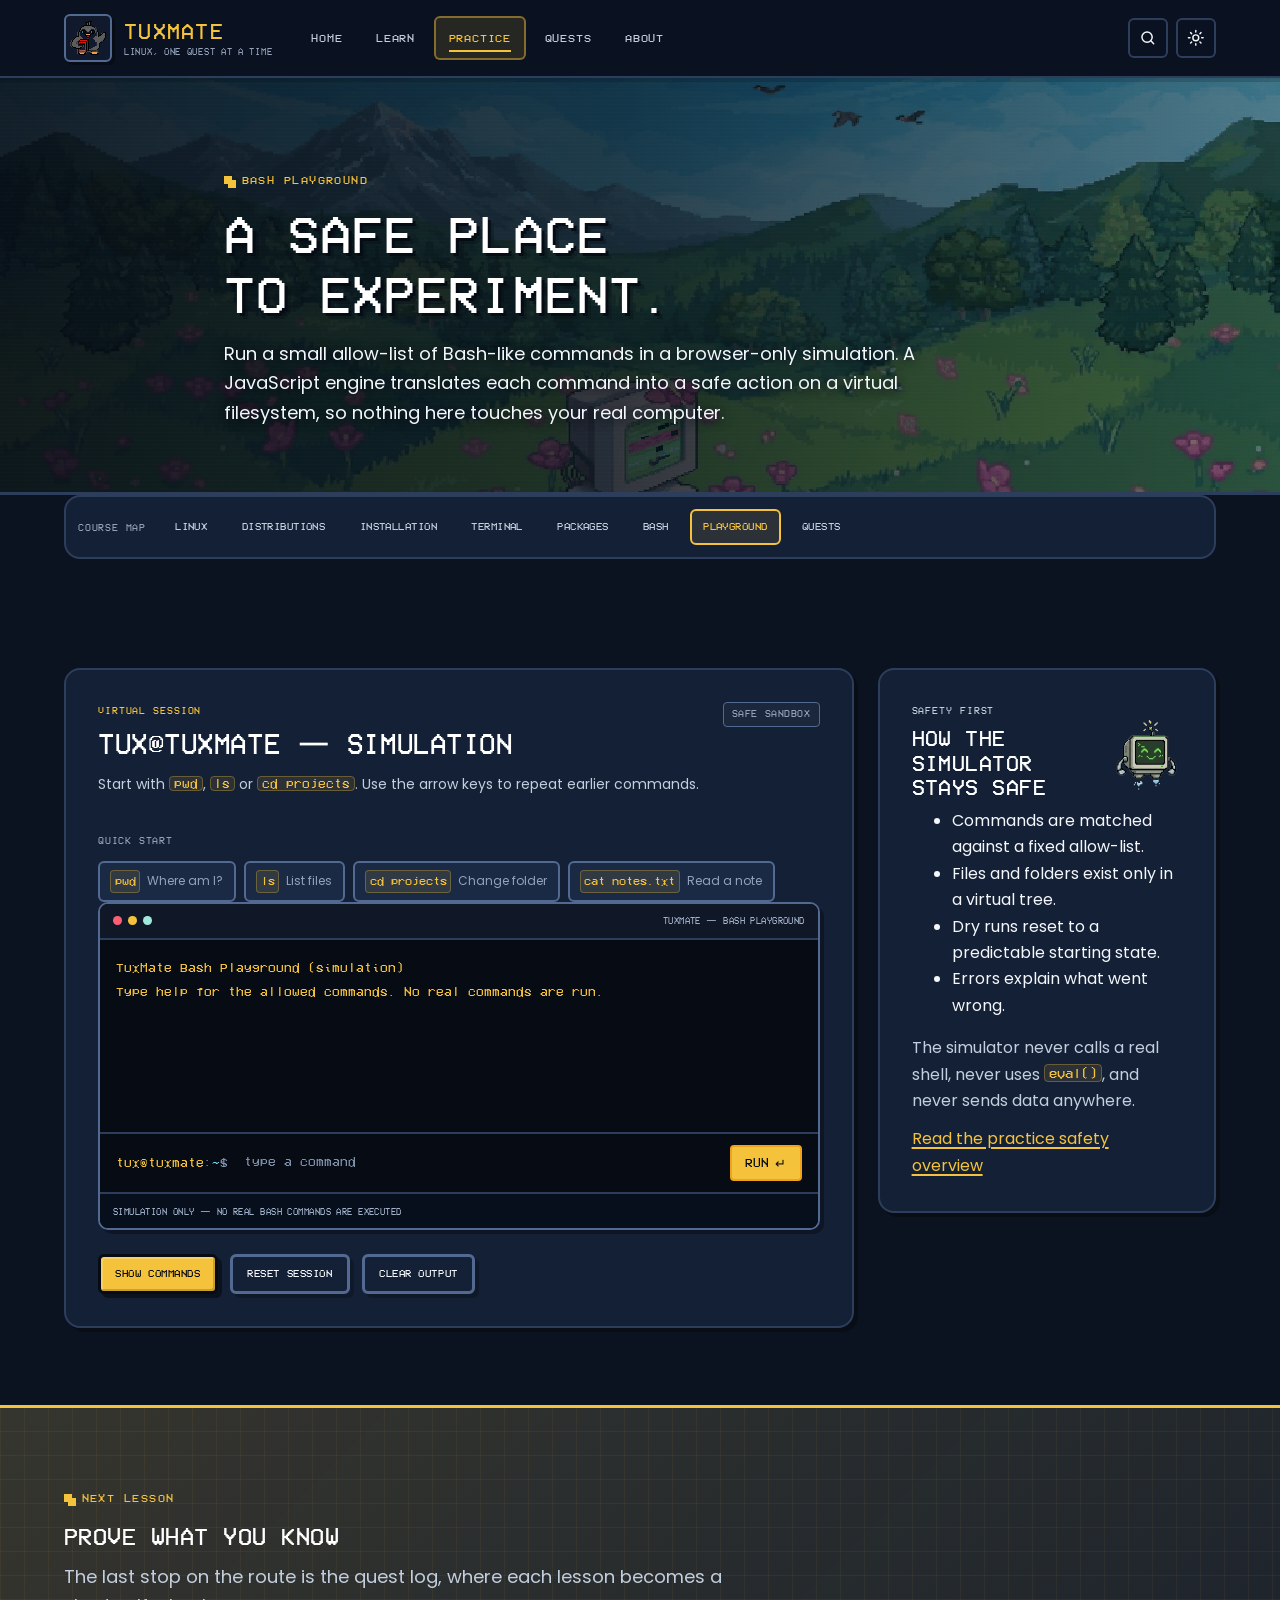
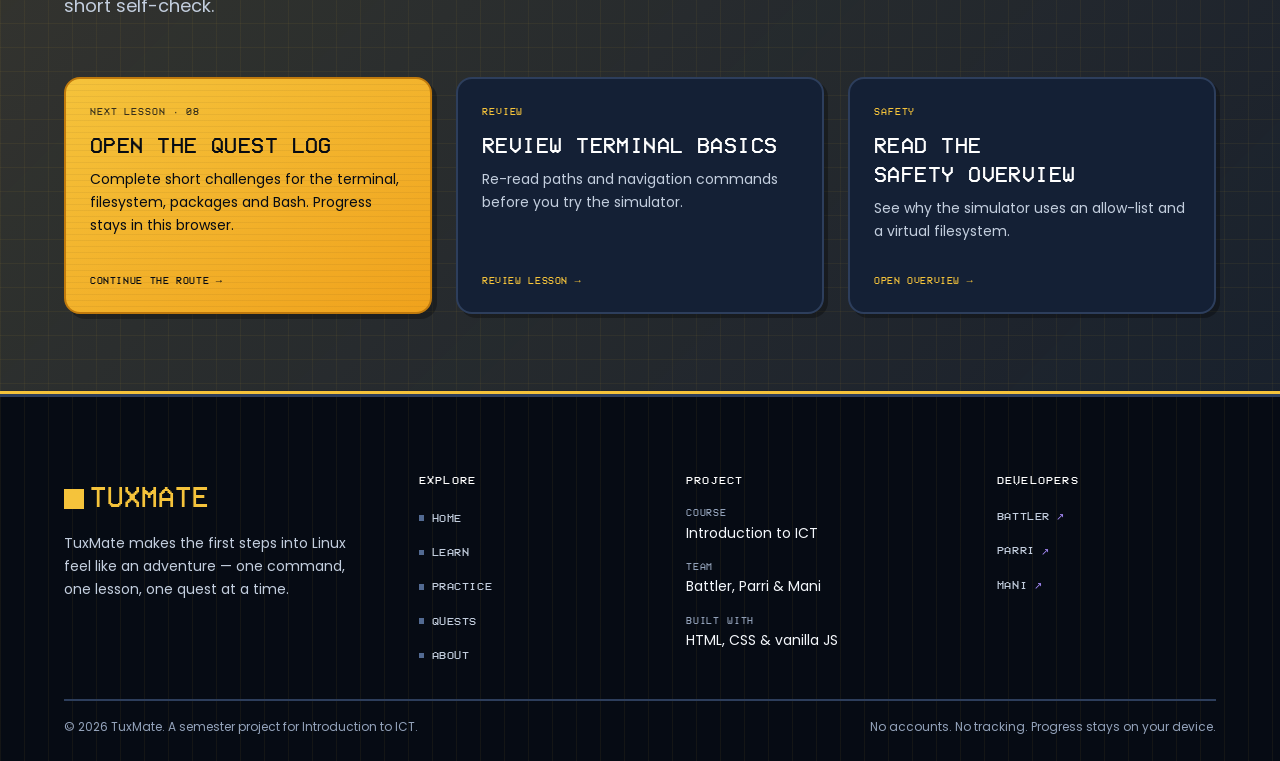
<file: playground.html>
<!DOCTYPE html>
<html lang="en" data-theme="dark">
<head>
  <meta charset="UTF-8">
  <meta name="viewport" content="width=device-width, initial-scale=1.0">
  <meta name="theme-color" content="#0b1220" id="theme-color">
  <meta name="description" content="Practise Bash-like commands in TuxMate's safe simulated shell with an isolated virtual filesystem and predictable dry runs.">
  <title>TuxMate | Bash Playground</title>
  <link rel="icon" type="image/png" href="assets/tux1-removebg-preview.png">
  <link rel="stylesheet" href="css/style.css">
  <link rel="stylesheet" href="css/components.css">
  <link rel="stylesheet" href="css/responsive.css">
  <script src="js/theme.js"></script>
  <script src="js/navigation.js" defer></script>
  <script src="js/main.js" defer></script>
  <script src="js/search.js" defer></script>
  <script src="js/playground.js" defer></script>
</head>
<body>
  <a class="skip-link" href="#main">Skip to main content</a>

  <header class="site-header">
    <nav class="nav container" aria-label="Main navigation">
      <div class="nav__main">
        <a class="nav__brand" href="index.html" aria-label="TuxMate home">
          <span class="nav__logo-frame">
            <img class="nav__logo" src="assets/tux1-removebg-preview.png" alt="" width="48" height="48">
          </span>
          <span class="nav__brand-text">
            <span class="nav__wordmark">TuxMate</span>
            <span class="nav__tagline">Linux, one quest at a time</span>
          </span>
        </a>

        <ul class="nav__list" id="primary-menu">
          <li><a class="nav__link" href="home.html">Home</a></li>
          <li><a class="nav__link" href="learn.html">Learn</a></li>
          <li><a class="nav__link" href="playground.html" aria-current="page">Practice</a></li>
          <li><a class="nav__link" href="quests.html">Quests</a></li>
          <li><a class="nav__link" href="about.html">About</a></li>
        </ul>
      </div>

      <div class="nav__tools">
        <button class="icon-btn" type="button" id="search-toggle" aria-label="Search TuxMate" aria-expanded="false" aria-controls="site-search">
          <svg viewBox="0 0 24 24" fill="none" stroke="currentColor" stroke-width="2" stroke-linecap="round" aria-hidden="true" focusable="false">
            <circle cx="11" cy="11" r="7"></circle>
            <path d="m20 20-3.5-3.5"></path>
          </svg>
        </button>
        <button class="icon-btn theme-toggle" type="button" id="theme-toggle" aria-label="Switch to light mode" aria-pressed="false">
          <svg class="icon-sun" viewBox="0 0 24 24" fill="none" stroke="currentColor" stroke-width="2" stroke-linecap="round" aria-hidden="true" focusable="false">
            <circle cx="12" cy="12" r="4"></circle>
            <path d="M12 2v2M12 20v2M4.93 4.93l1.41 1.41M17.66 17.66l1.41 1.41M2 12h2M20 12h2M4.93 19.07l1.41-1.41M17.66 6.34l1.41-1.41"></path>
          </svg>
          <svg class="icon-moon" viewBox="0 0 24 24" fill="none" stroke="currentColor" stroke-width="2" stroke-linecap="round" stroke-linejoin="round" aria-hidden="true" focusable="false">
            <path d="M20.5 14.5A8.5 8.5 0 0 1 9.5 3.5 8.5 8.5 0 1 0 20.5 14.5z"></path>
          </svg>
        </button>
        <button class="nav__toggle" type="button" aria-expanded="false" aria-controls="primary-menu" aria-label="Open navigation menu">
          <span class="nav__toggle-box" aria-hidden="true">
            <span></span>
            <span></span>
            <span></span>
          </span>
          <span class="nav__toggle-label">Menu</span>
        </button>
      </div>
    </nav>
  </header>

  <main id="main">
    <section class="page-hero page-hero--scene" aria-labelledby="playground-title">
      <div class="container page-hero__inner">
        <p class="eyebrow">Bash Playground</p>
        <h1 id="playground-title">A safe place to experiment.</h1>
        <p class="page-hero__lede">Run a small allow-list of Bash-like commands in a browser-only simulation. A JavaScript engine translates each command into a safe action on a virtual filesystem, so nothing here touches your real computer.</p>
      </div>
    </section>

    <div class="container">
      <ul class="topic-nav" aria-label="Lesson navigation">
        <li class="topic-nav__label">Course map</li>
        <li><a href="linux.html">Linux</a></li>
        <li><a href="distros.html">Distributions</a></li>
        <li><a href="installation.html">Installation</a></li>
        <li><a href="terminal.html">Terminal</a></li>
        <li><a href="package-manager.html">Packages</a></li>
        <li><a href="bash.html">Bash</a></li>
        <li><a href="playground.html" aria-current="page">Playground</a></li>
        <li><a href="quests.html">Quests</a></li>
      </ul>
    </div>

    <section class="page-section section--playground" aria-labelledby="simulator-title">
      <div class="container">
        <div class="playground-layout">
          <article class="feature-panel playground-panel" aria-labelledby="terminal-panel-title">
            <div class="feature-panel__header">
              <div>
                <span class="feature-panel__kicker">Virtual session</span>
                <h3 id="terminal-panel-title">tux@tuxmate &mdash; simulation</h3>
              </div>
              <span class="chip chip--muted">Safe sandbox</span>
            </div>
            <p class="feature-panel__text">Start with <code>pwd</code>, <code>ls</code> or <code>cd projects</code>. Use the arrow keys to repeat earlier commands.</p>

            <div class="quick-commands">
              <p class="quick-commands__label" id="quick-commands-label">Quick start</p>
              <div class="quick-commands__list" role="group" aria-labelledby="quick-commands-label">
                <button class="command-chip" type="button" data-command="pwd"><code>pwd</code><span>Where am I?</span></button>
                <button class="command-chip" type="button" data-command="ls"><code>ls</code><span>List files</span></button>
                <button class="command-chip" type="button" data-command="cd projects"><code>cd projects</code><span>Change folder</span></button>
                <button class="command-chip" type="button" data-command="cat notes.txt"><code>cat notes.txt</code><span>Read a note</span></button>
              </div>
            </div>

            <div class="terminal" aria-label="Interactive simulated Bash Playground">
              <div class="terminal__bar" aria-hidden="true">
                <span></span>
                <span></span>
                <span></span>
                <span class="terminal__title">tuxmate &mdash; bash playground</span>
              </div>
              <div class="terminal__body" id="terminal-output" role="log" aria-live="polite" aria-label="Simulator output"></div>
              <form class="terminal__form" id="terminal-form">
                <label class="terminal__prompt" for="terminal-input">
                  <span class="terminal__user">tux@tuxmate</span><span class="terminal__separator">:</span><span class="terminal__path" id="terminal-path-label">~</span><span class="terminal__separator">$</span>
                </label>
                <input class="terminal__input" id="terminal-input" type="text" autocomplete="off" autocapitalize="off" spellcheck="false" aria-label="Type a simulated Bash command" aria-describedby="terminal-hint" placeholder="type a command">
                <button class="terminal__run" type="submit">Run <span aria-hidden="true">&crarr;</span></button>
              </form>
              <p class="terminal__note" id="terminal-hint">Simulation only &mdash; no real Bash commands are executed</p>
            </div>

            <div class="terminal-actions">
              <button class="btn btn--primary" type="button" id="terminal-help">Show commands</button>
              <button class="btn btn--secondary" type="button" id="terminal-reset">Reset session</button>
              <button class="btn btn--secondary" type="button" id="terminal-clear">Clear output</button>
            </div>
          </article>

          <div class="playground-sidebar">
            <section class="info-panel safety-panel" aria-labelledby="safety-panel-title">
              <div class="safety-panel__head">
                <div>
                  <p class="info-panel__kicker">Safety first</p>
                  <h2 id="safety-panel-title">How the simulator stays safe</h2>
                </div>
                <img class="safety-panel__mascot" src="assets/byte1-removebg-preview.png" alt="" loading="lazy">
              </div>
              <ul>
                <li>Commands are matched against a fixed allow-list.</li>
                <li>Files and folders exist only in a virtual tree.</li>
                <li>Dry runs reset to a predictable starting state.</li>
                <li>Errors explain what went wrong.</li>
              </ul>
              <p>The simulator never calls a real shell, never uses <code>eval()</code>, and never sends data anywhere.</p>
              <p><a href="practice.html">Read the practice safety overview</a></p>
            </section>
          </div>
        </div>
      </div>
    </section>

    <section class="page-section section--next" aria-labelledby="playground-next-title">
      <div class="container">
        <div class="section__header">
          <p class="eyebrow">Next lesson</p>
          <h2 id="playground-next-title">Prove what you know</h2>
          <p class="section__lede">The last stop on the route is the quest log, where each lesson becomes a short self-check.</p>
        </div>
        <div class="next-grid">
          <a class="next-card next-card--feature" href="quests.html">
            <span class="next-card__kicker">Next lesson &middot; 08</span>
            <h3>Open the quest log</h3>
            <p>Complete short challenges for the terminal, filesystem, packages and Bash. Progress stays in this browser.</p>
            <span class="next-card__cta">Continue the route <span aria-hidden="true">&rarr;</span></span>
          </a>
          <a class="next-card" href="terminal.html">
            <span class="next-card__kicker">Review</span>
            <h3>Review terminal basics</h3>
            <p>Re-read paths and navigation commands before you try the simulator.</p>
            <span class="next-card__cta">Review lesson <span aria-hidden="true">&rarr;</span></span>
          </a>
          <a class="next-card" href="practice.html">
            <span class="next-card__kicker">Safety</span>
            <h3>Read the safety overview</h3>
            <p>See why the simulator uses an allow-list and a virtual filesystem.</p>
            <span class="next-card__cta">Open overview <span aria-hidden="true">&rarr;</span></span>
          </a>
        </div>
      </div>
    </section>
  </main>

  <footer class="site-footer">
    <div class="container">
      <div class="footer__grid">
        <div class="footer__brand">
          <a class="footer__wordmark" href="index.html">
            <span class="footer__mark" aria-hidden="true"></span>
            TuxMate
          </a>
          <p>TuxMate makes the first steps into Linux feel like an adventure &mdash; one command, one lesson, one quest at a time.</p>
        </div>

        <nav class="footer__nav" aria-label="Footer navigation">
          <h2 class="footer__heading">Explore</h2>
          <ul>
            <li><a href="home.html">Home</a></li>
            <li><a href="learn.html">Learn</a></li>
            <li><a href="playground.html">Practice</a></li>
            <li><a href="quests.html">Quests</a></li>
            <li><a href="about.html">About</a></li>
          </ul>
        </nav>

        <div class="footer__project">
          <h2 class="footer__heading">Project</h2>
          <ul class="footer__info">
            <li><span>Course</span> Introduction to ICT</li>
            <li><span>Team</span> Battler, Parri &amp; Mani</li>
            <li><span>Built with</span> HTML, CSS &amp; vanilla JS</li>
          </ul>
        </div>

        <div class="footer__developers">
          <h2 class="footer__heading">Developers</h2>
          <ul class="footer__dev-list">
            <li><a href="https://github.com/cevique" target="_blank" rel="noopener noreferrer">Battler <span aria-hidden="true">&nearr;</span></a></li>
            <li><a href="https://github.com/anfalcodes" target="_blank" rel="noopener noreferrer">Parri <span aria-hidden="true">&nearr;</span></a></li>
            <li><a href="https://github.com/AbdulRehman387/" target="_blank" rel="noopener noreferrer">Mani <span aria-hidden="true">&nearr;</span></a></li>
          </ul>
        </div>
      </div>

      <div class="footer__bottom">
        <p>&copy; <span id="copyright-year">2026</span> TuxMate. A semester project for Introduction to ICT.</p>
        <p>No accounts. No tracking. Progress stays on your device.</p>
      </div>
    </div>
  </footer>
</body>
</html>
</file>
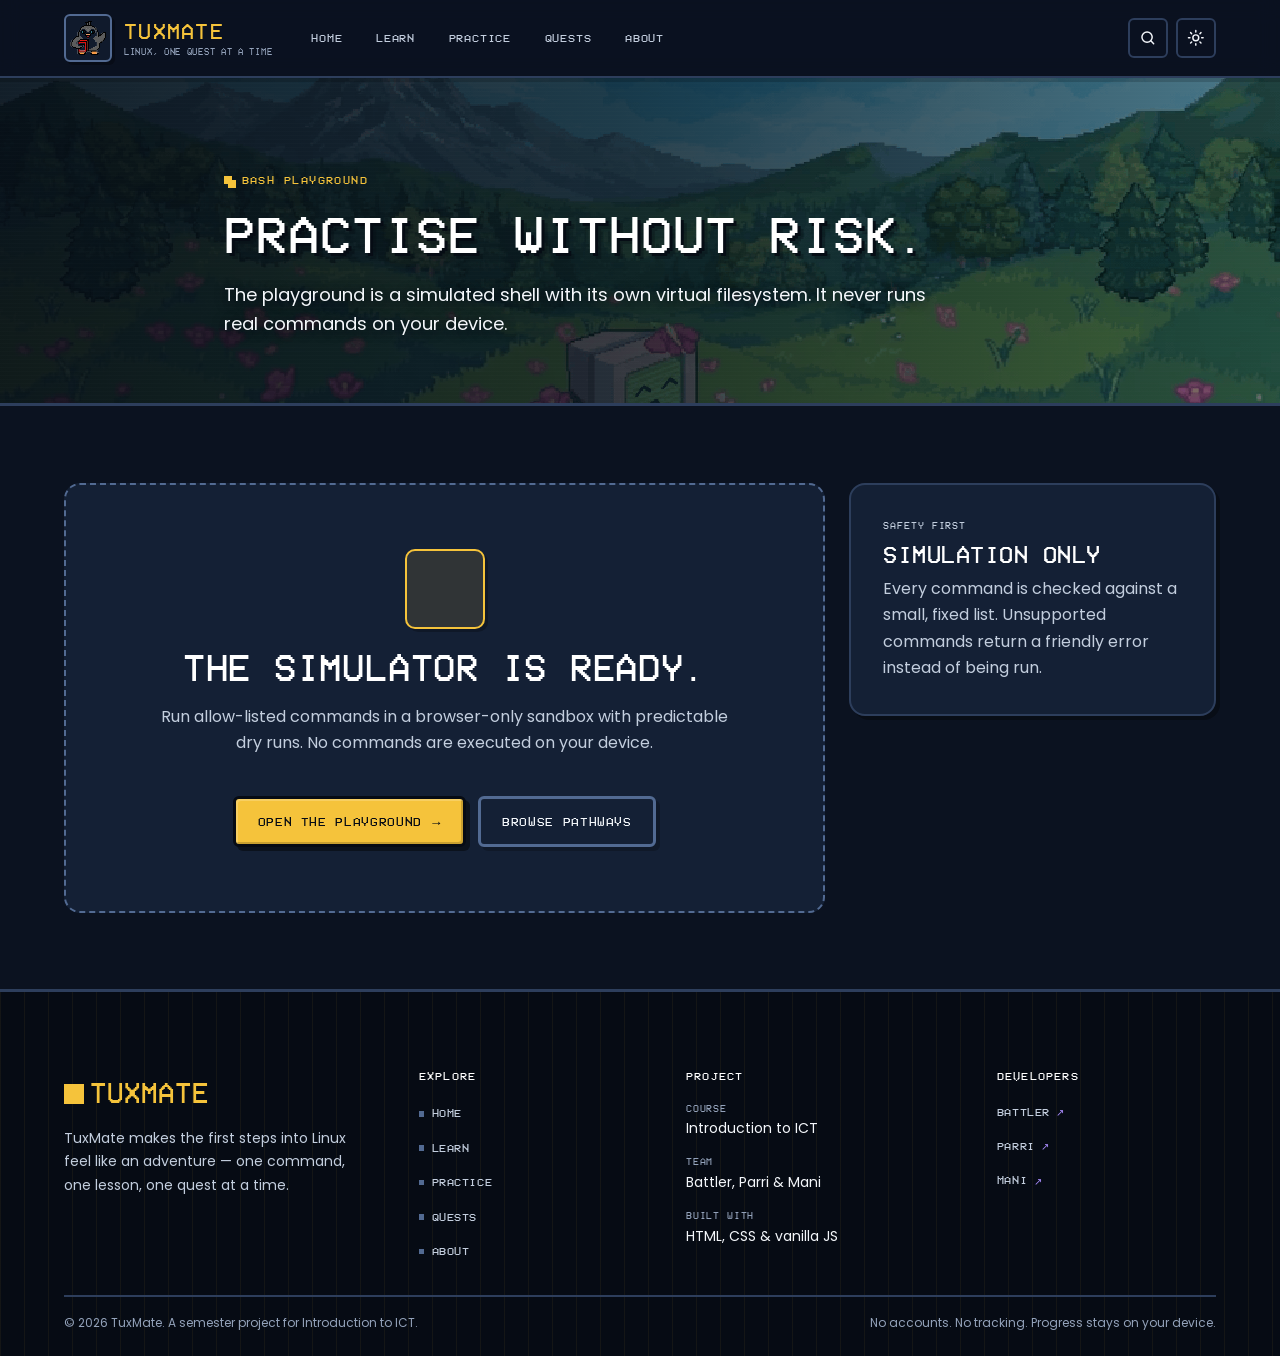
<file: practice.html>
<!DOCTYPE html>
<html lang="en" data-theme="dark">
<head>
  <meta charset="UTF-8">
  <meta name="viewport" content="width=device-width, initial-scale=1.0">
  <meta name="theme-color" content="#0b1220" id="theme-color">
  <meta name="description" content="A safe, simulated Bash playground for practising Linux commands in TuxMate.">
  <title>TuxMate | Practice</title>
  <link rel="icon" type="image/png" href="assets/tux1-removebg-preview.png">
  <link rel="stylesheet" href="css/style.css">
  <link rel="stylesheet" href="css/components.css">
  <link rel="stylesheet" href="css/responsive.css">
  <script src="js/theme.js"></script>
  <script src="js/navigation.js" defer></script>
  <script src="js/main.js" defer></script>
  <script src="js/search.js" defer></script>
</head>
<body>
  <a class="skip-link" href="#main">Skip to main content</a>

  <header class="site-header">
    <nav class="nav container" aria-label="Main navigation">
      <div class="nav__main">
        <a class="nav__brand" href="index.html" aria-label="TuxMate home">
          <span class="nav__logo-frame">
            <img class="nav__logo" src="assets/tux1-removebg-preview.png" alt="" width="48" height="48">
          </span>
          <span class="nav__brand-text">
            <span class="nav__wordmark">TuxMate</span>
            <span class="nav__tagline">Linux, one quest at a time</span>
          </span>
        </a>

        <ul class="nav__list" id="primary-menu">
          <li><a class="nav__link" href="home.html">Home</a></li>
          <li><a class="nav__link" href="learn.html">Learn</a></li>
          <li><a class="nav__link" href="playground.html">Practice</a></li>
          <li><a class="nav__link" href="quests.html">Quests</a></li>
          <li><a class="nav__link" href="about.html">About</a></li>
        </ul>
      </div>

      <div class="nav__tools">
        <button class="icon-btn" type="button" id="search-toggle" aria-label="Search TuxMate" aria-expanded="false" aria-controls="site-search">
          <svg viewBox="0 0 24 24" fill="none" stroke="currentColor" stroke-width="2" stroke-linecap="round" aria-hidden="true" focusable="false">
            <circle cx="11" cy="11" r="7"></circle>
            <path d="m20 20-3.5-3.5"></path>
          </svg>
        </button>
        <button class="icon-btn theme-toggle" type="button" id="theme-toggle" aria-label="Switch to light mode" aria-pressed="false">
          <svg class="icon-sun" viewBox="0 0 24 24" fill="none" stroke="currentColor" stroke-width="2" stroke-linecap="round" aria-hidden="true" focusable="false">
            <circle cx="12" cy="12" r="4"></circle>
            <path d="M12 2v2M12 20v2M4.93 4.93l1.41 1.41M17.66 17.66l1.41 1.41M2 12h2M20 12h2M4.93 19.07l1.41-1.41M17.66 6.34l1.41-1.41"></path>
          </svg>
          <svg class="icon-moon" viewBox="0 0 24 24" fill="none" stroke="currentColor" stroke-width="2" stroke-linecap="round" stroke-linejoin="round" aria-hidden="true" focusable="false">
            <path d="M20.5 14.5A8.5 8.5 0 0 1 9.5 3.5 8.5 8.5 0 1 0 20.5 14.5z"></path>
          </svg>
        </button>
        <button class="nav__toggle" type="button" aria-expanded="false" aria-controls="primary-menu" aria-label="Open navigation menu">
          <span class="nav__toggle-box" aria-hidden="true">
            <span></span>
            <span></span>
            <span></span>
          </span>
          <span class="nav__toggle-label">Menu</span>
        </button>
      </div>
    </nav>
  </header>

  <main id="main">
    <section class="page-hero page-hero--scene" aria-labelledby="practice-title">
      <div class="container page-hero__inner">
        <p class="eyebrow">Bash Playground</p>
        <h1 id="practice-title">Practise without risk.</h1>
        <p class="page-hero__lede">The playground is a simulated shell with its own virtual filesystem. It never runs real commands on your device.</p>
      </div>
    </section>

    <section class="page-section">
      <div class="container dashboard-grid">
        <div class="empty-state">
          <span class="empty-state__mark" aria-hidden="true"></span>
          <h2>The simulator is ready.</h2>
          <p>Run allow-listed commands in a browser-only sandbox with predictable dry runs. No commands are executed on your device.</p>
          <div class="page-actions">
            <a class="btn btn--primary" href="playground.html">Open the playground <span class="btn__arrow" aria-hidden="true">&rarr;</span></a>
            <a class="btn btn--secondary" href="learn.html">Browse pathways</a>
          </div>
        </div>

        <aside class="info-panel" aria-labelledby="practice-safety-title">
          <p class="info-panel__kicker">Safety first</p>
          <h2 id="practice-safety-title">Simulation only</h2>
          <p>Every command is checked against a small, fixed list. Unsupported commands return a friendly error instead of being run.</p>
        </aside>
      </div>
    </section>
  </main>

  <footer class="site-footer">
    <div class="container">
      <div class="footer__grid">
        <div class="footer__brand">
          <a class="footer__wordmark" href="index.html">
            <span class="footer__mark" aria-hidden="true"></span>
            TuxMate
          </a>
          <p>TuxMate makes the first steps into Linux feel like an adventure &mdash; one command, one lesson, one quest at a time.</p>
        </div>

        <nav class="footer__nav" aria-label="Footer navigation">
          <h2 class="footer__heading">Explore</h2>
          <ul>
            <li><a href="home.html">Home</a></li>
            <li><a href="learn.html">Learn</a></li>
            <li><a href="playground.html">Practice</a></li>
            <li><a href="quests.html">Quests</a></li>
            <li><a href="about.html">About</a></li>
          </ul>
        </nav>

        <div class="footer__project">
          <h2 class="footer__heading">Project</h2>
          <ul class="footer__info">
            <li><span>Course</span> Introduction to ICT</li>
            <li><span>Team</span> Battler, Parri &amp; Mani</li>
            <li><span>Built with</span> HTML, CSS &amp; vanilla JS</li>
          </ul>
        </div>

        <div class="footer__developers">
          <h2 class="footer__heading">Developers</h2>
          <ul class="footer__dev-list">
            <li><a href="https://github.com/cevique" target="_blank" rel="noopener noreferrer">Battler <span aria-hidden="true">&nearr;</span></a></li>
            <li><a href="https://github.com/anfalcodes" target="_blank" rel="noopener noreferrer">Parri <span aria-hidden="true">&nearr;</span></a></li>
            <li><a href="https://github.com/AbdulRehman387/" target="_blank" rel="noopener noreferrer">Mani <span aria-hidden="true">&nearr;</span></a></li>
          </ul>
        </div>
      </div>

      <div class="footer__bottom">
        <p>&copy; <span id="copyright-year">2026</span> TuxMate. A semester project for Introduction to ICT.</p>
        <p>No accounts. No tracking. Progress stays on your device.</p>
      </div>
    </div>
  </footer>
</body>
</html>
</file>
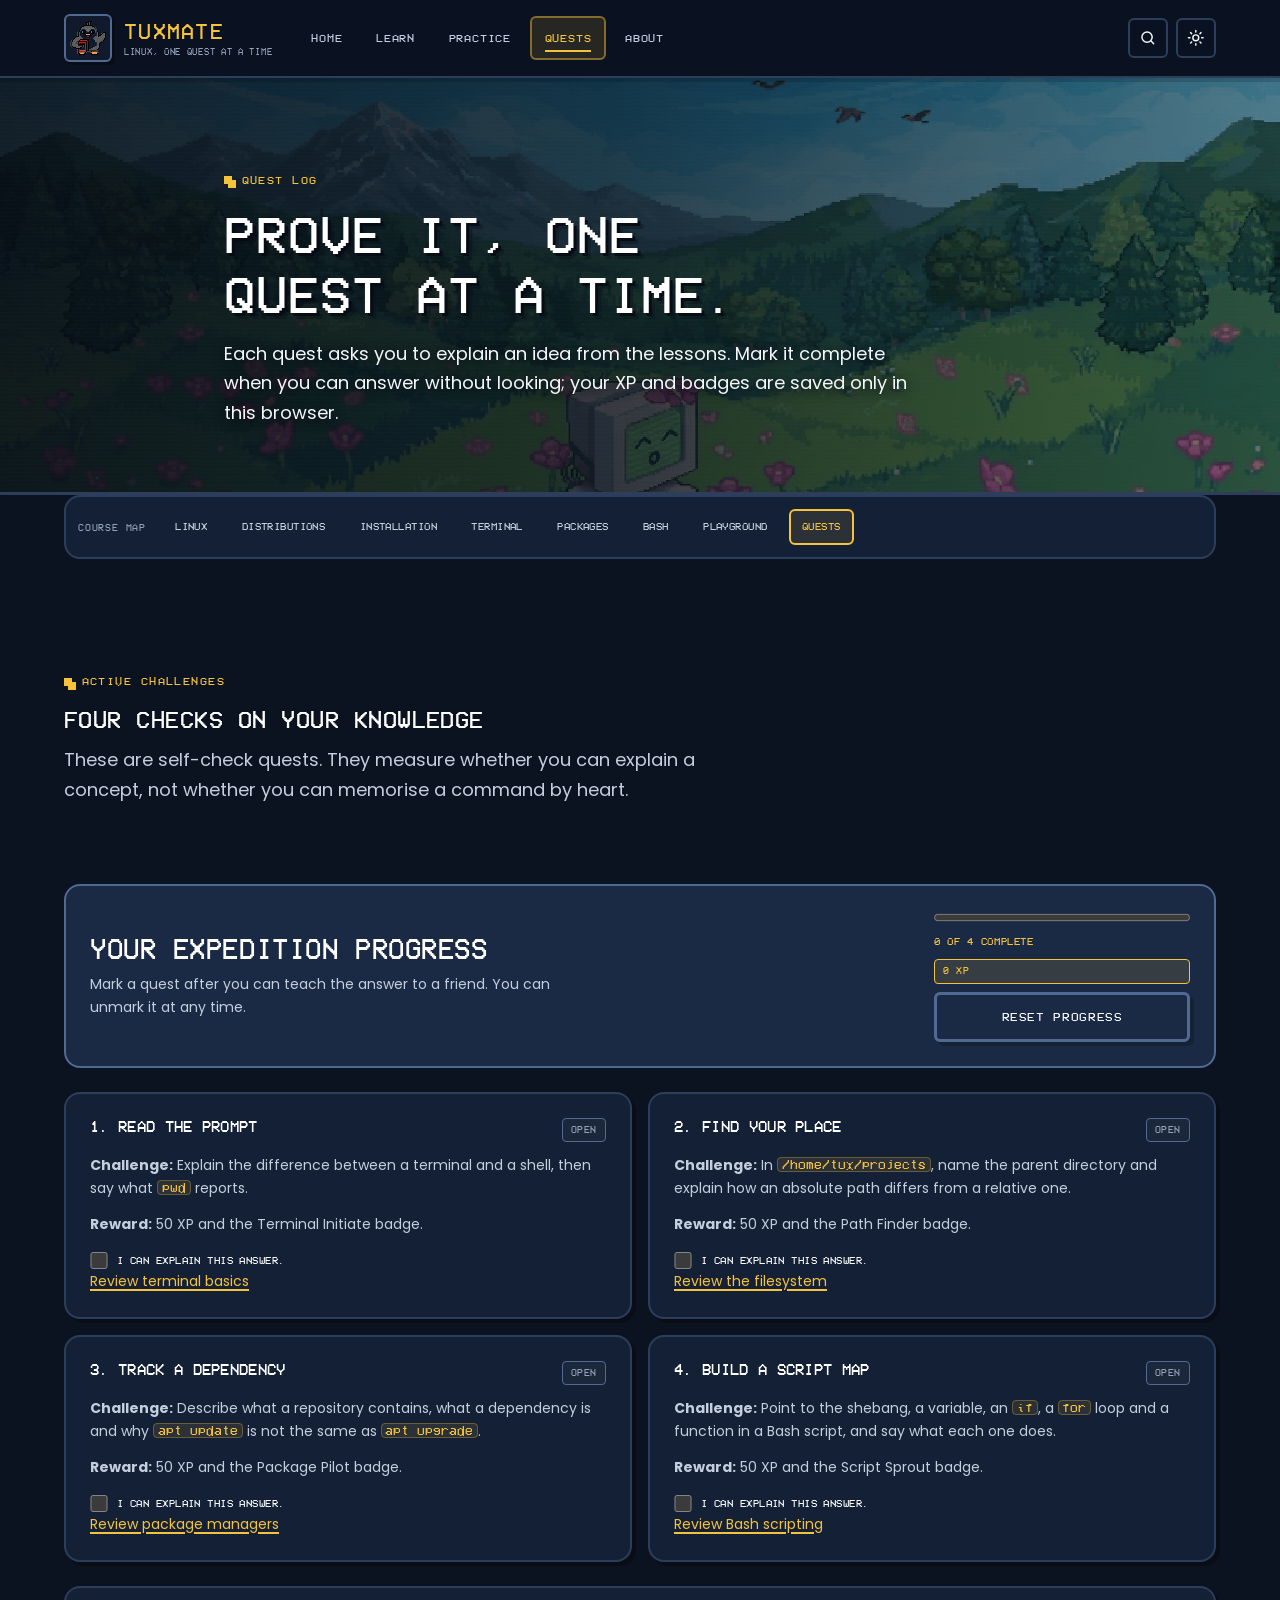
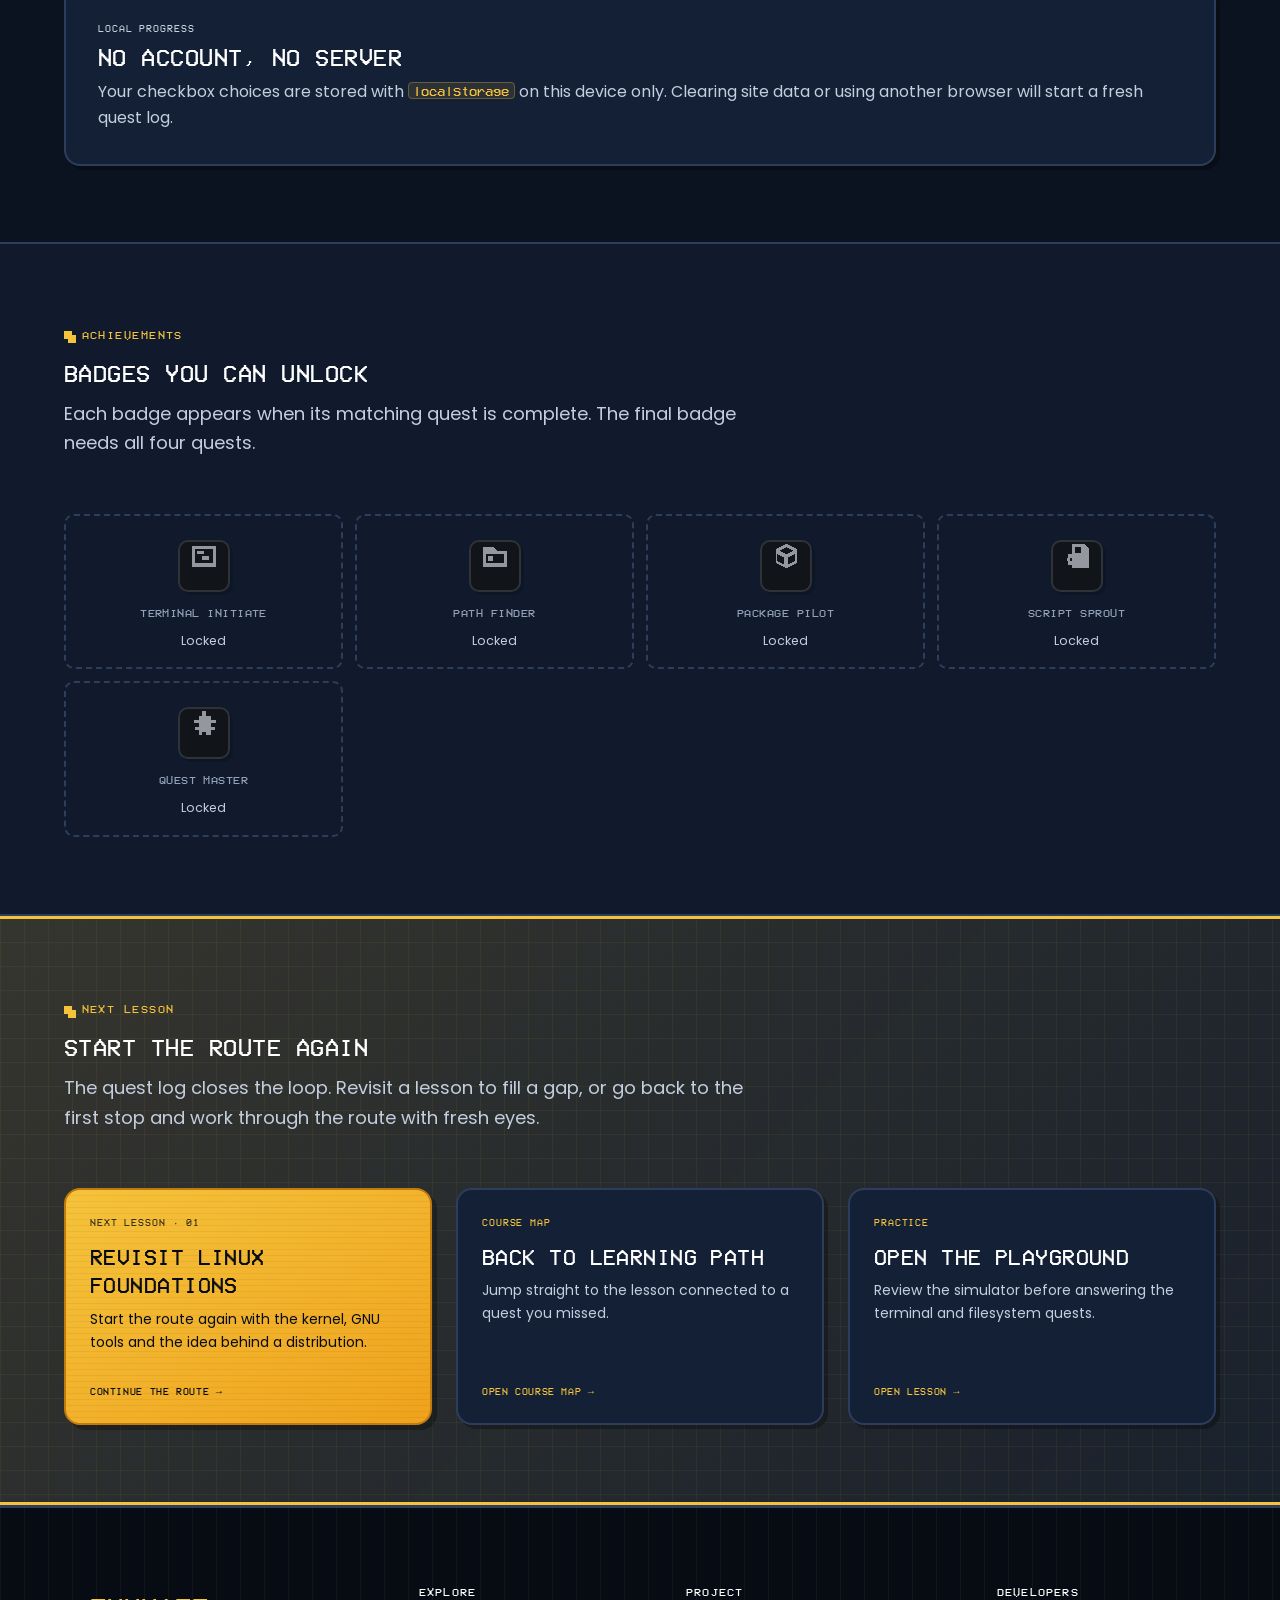
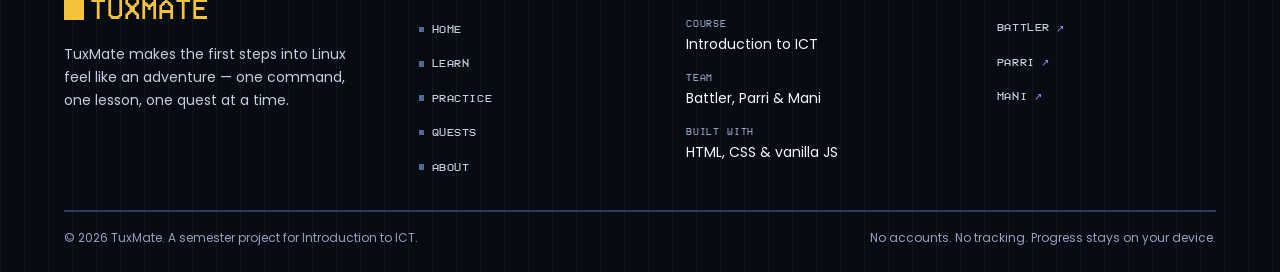
<file: quests.html>
<!DOCTYPE html>
<html lang="en" data-theme="dark">
<head>
  <meta charset="UTF-8">
  <meta name="viewport" content="width=device-width, initial-scale=1.0">
  <meta name="theme-color" content="#0b1220" id="theme-color">
  <meta name="description" content="Complete TuxMate quests, earn local XP and unlock badges as you learn Linux, the terminal, packages and Bash.">
  <title>TuxMate | Quests</title>
  <link rel="icon" type="image/png" href="assets/tux1-removebg-preview.png">
  <link rel="stylesheet" href="css/style.css">
  <link rel="stylesheet" href="css/components.css">
  <link rel="stylesheet" href="css/responsive.css">
  <script src="js/theme.js"></script>
  <script src="js/navigation.js" defer></script>
  <script src="js/main.js" defer></script>
  <script src="js/search.js" defer></script>
  <script src="js/quests.js" defer></script>
</head>
<body>
  <a class="skip-link" href="#main">Skip to main content</a>

  <header class="site-header">
    <nav class="nav container" aria-label="Main navigation">
      <div class="nav__main">
        <a class="nav__brand" href="index.html" aria-label="TuxMate home">
          <span class="nav__logo-frame">
            <img class="nav__logo" src="assets/tux1-removebg-preview.png" alt="" width="48" height="48">
          </span>
          <span class="nav__brand-text">
            <span class="nav__wordmark">TuxMate</span>
            <span class="nav__tagline">Linux, one quest at a time</span>
          </span>
        </a>

        <ul class="nav__list" id="primary-menu">
          <li><a class="nav__link" href="home.html">Home</a></li>
          <li><a class="nav__link" href="learn.html">Learn</a></li>
          <li><a class="nav__link" href="playground.html">Practice</a></li>
          <li><a class="nav__link" href="quests.html" aria-current="page">Quests</a></li>
          <li><a class="nav__link" href="about.html">About</a></li>
        </ul>
      </div>

      <div class="nav__tools">
        <button class="icon-btn" type="button" id="search-toggle" aria-label="Search TuxMate" aria-expanded="false" aria-controls="site-search">
          <svg viewBox="0 0 24 24" fill="none" stroke="currentColor" stroke-width="2" stroke-linecap="round" aria-hidden="true" focusable="false">
            <circle cx="11" cy="11" r="7"></circle>
            <path d="m20 20-3.5-3.5"></path>
          </svg>
        </button>
        <button class="icon-btn theme-toggle" type="button" id="theme-toggle" aria-label="Switch to light mode" aria-pressed="false">
          <svg class="icon-sun" viewBox="0 0 24 24" fill="none" stroke="currentColor" stroke-width="2" stroke-linecap="round" aria-hidden="true" focusable="false">
            <circle cx="12" cy="12" r="4"></circle>
            <path d="M12 2v2M12 20v2M4.93 4.93l1.41 1.41M17.66 17.66l1.41 1.41M2 12h2M20 12h2M4.93 19.07l1.41-1.41M17.66 6.34l1.41-1.41"></path>
          </svg>
          <svg class="icon-moon" viewBox="0 0 24 24" fill="none" stroke="currentColor" stroke-width="2" stroke-linecap="round" stroke-linejoin="round" aria-hidden="true" focusable="false">
            <path d="M20.5 14.5A8.5 8.5 0 0 1 9.5 3.5 8.5 8.5 0 1 0 20.5 14.5z"></path>
          </svg>
        </button>
        <button class="nav__toggle" type="button" aria-expanded="false" aria-controls="primary-menu" aria-label="Open navigation menu">
          <span class="nav__toggle-box" aria-hidden="true">
            <span></span>
            <span></span>
            <span></span>
          </span>
          <span class="nav__toggle-label">Menu</span>
        </button>
      </div>
    </nav>
  </header>

  <main id="main">
    <section class="page-hero page-hero--scene" aria-labelledby="quests-title">
      <div class="container page-hero__inner">
        <p class="eyebrow">Quest log</p>
        <h1 id="quests-title">Prove it, one quest at a time.</h1>
        <p class="page-hero__lede">Each quest asks you to explain an idea from the lessons. Mark it complete when you can answer without looking; your XP and badges are saved only in this browser.</p>
      </div>
    </section>

    <div class="container">
      <ul class="topic-nav" aria-label="Lesson navigation">
        <li class="topic-nav__label">Course map</li>
        <li><a href="linux.html">Linux</a></li>
        <li><a href="distros.html">Distributions</a></li>
        <li><a href="installation.html">Installation</a></li>
        <li><a href="terminal.html">Terminal</a></li>
        <li><a href="package-manager.html">Packages</a></li>
        <li><a href="bash.html">Bash</a></li>
        <li><a href="playground.html">Playground</a></li>
        <li><a href="quests.html" aria-current="page">Quests</a></li>
      </ul>
    </div>

    <section class="page-section" aria-labelledby="quest-board-title">
      <div class="container quest-board">
        <div class="section__header">
          <p class="eyebrow">Active challenges</p>
          <h2 id="quest-board-title">Four checks on your knowledge</h2>
          <p class="section__lede">These are self-check quests. They measure whether you can explain a concept, not whether you can memorise a command by heart.</p>
        </div>

        <div class="quest-summary">
          <div class="quest-summary__text">
            <h2>Your expedition progress</h2>
            <p>Mark a quest after you can teach the answer to a friend. You can unmark it at any time.</p>
          </div>
          <div class="quest-summary__meter">
            <progress id="quest-progress" max="4" value="0">0 of 4 complete</progress>
            <output id="quest-progress-label" for="quest-progress" aria-live="polite">0 of 4 complete</output>
            <strong class="chip chip--yellow" id="quest-xp">0 XP</strong>
            <button class="btn btn--secondary" type="button" id="reset-quests">Reset progress</button>
          </div>
        </div>

        <div class="quest-grid">
          <article class="quest-card" data-quest-card>
            <div class="quest-card__head">
              <h3>1. Read the prompt</h3>
              <span class="chip chip--muted"><span data-quest-status>Open</span></span>
            </div>
            <p><strong>Challenge:</strong> Explain the difference between a terminal and a shell, then say what <code>pwd</code> reports.</p>
            <p><strong>Reward:</strong> 50 XP and the Terminal Initiate badge.</p>
            <label class="quest-card__check">
              <input type="checkbox" data-quest="first-command">
              I can explain this answer.
            </label>
            <p><a href="terminal.html">Review terminal basics</a></p>
          </article>

          <article class="quest-card" data-quest-card>
            <div class="quest-card__head">
              <h3>2. Find your place</h3>
              <span class="chip chip--muted"><span data-quest-status>Open</span></span>
            </div>
            <p><strong>Challenge:</strong> In <code>/home/tux/projects</code>, name the parent directory and explain how an absolute path differs from a relative one.</p>
            <p><strong>Reward:</strong> 50 XP and the Path Finder badge.</p>
            <label class="quest-card__check">
              <input type="checkbox" data-quest="filesystem">
              I can explain this answer.
            </label>
            <p><a href="terminal.html">Review the filesystem</a></p>
          </article>

          <article class="quest-card" data-quest-card>
            <div class="quest-card__head">
              <h3>3. Track a dependency</h3>
              <span class="chip chip--muted"><span data-quest-status>Open</span></span>
            </div>
            <p><strong>Challenge:</strong> Describe what a repository contains, what a dependency is and why <code>apt update</code> is not the same as <code>apt upgrade</code>.</p>
            <p><strong>Reward:</strong> 50 XP and the Package Pilot badge.</p>
            <label class="quest-card__check">
              <input type="checkbox" data-quest="packages">
              I can explain this answer.
            </label>
            <p><a href="package-manager.html">Review package managers</a></p>
          </article>

          <article class="quest-card" data-quest-card>
            <div class="quest-card__head">
              <h3>4. Build a script map</h3>
              <span class="chip chip--muted"><span data-quest-status>Open</span></span>
            </div>
            <p><strong>Challenge:</strong> Point to the shebang, a variable, an <code>if</code>, a <code>for</code> loop and a function in a Bash script, and say what each one does.</p>
            <p><strong>Reward:</strong> 50 XP and the Script Sprout badge.</p>
            <label class="quest-card__check">
              <input type="checkbox" data-quest="first-script">
              I can explain this answer.
            </label>
            <p><a href="bash.html">Review Bash scripting</a></p>
          </article>
        </div>

        <aside class="info-panel" aria-labelledby="quest-local-title">
          <p class="info-panel__kicker">Local progress</p>
          <h2 id="quest-local-title">No account, no server</h2>
          <p>Your checkbox choices are stored with <code>localStorage</code> on this device only. Clearing site data or using another browser will start a fresh quest log.</p>
        </aside>
      </div>
    </section>

    <section class="page-section section--lessons" aria-labelledby="badges-title">
      <div class="container">
        <div class="section__header">
          <p class="eyebrow">Achievements</p>
          <h2 id="badges-title">Badges you can unlock</h2>
          <p class="section__lede">Each badge appears when its matching quest is complete. The final badge needs all four quests.</p>
        </div>

        <div class="badge-grid">
          <div class="badge" data-badge="terminal-initiate">
            <span class="badge__icon" aria-hidden="true">
              <svg viewBox="0 0 16 16" focusable="false">
                <path fill="currentColor" d="M1 2h14v12H1V2zm2 2v8h10V4H3zm1 1h4v2H4V5zm2 3h5v2H7V8z"/>
              </svg>
            </span>
            <strong>Terminal Initiate</strong>
            <span data-badge-status>Locked</span>
          </div>
          <div class="badge" data-badge="path-finder">
            <span class="badge__icon" aria-hidden="true">
              <svg viewBox="0 0 16 16" focusable="false">
                <path fill="currentColor" d="M1 3h6l2 2h6v9H1V3zm2 4v5h10V7H3zm1 1h3v3H4V8z"/>
              </svg>
            </span>
            <strong>Path Finder</strong>
            <span data-badge-status>Locked</span>
          </div>
          <div class="badge" data-badge="package-pilot">
            <span class="badge__icon" aria-hidden="true">
              <svg viewBox="0 0 16 16" focusable="false">
                <path fill="currentColor" d="M8 1 2 4v8l6 3 6-3V4L8 1zm0 2 4 2-4 2-4-2 4-2zM3 7l4 2v4l-4-2V7zm6 2 4-2v4l-4 2V9z"/>
              </svg>
            </span>
            <strong>Package Pilot</strong>
            <span data-badge-status>Locked</span>
          </div>
          <div class="badge" data-badge="script-sprout">
            <span class="badge__icon" aria-hidden="true">
              <svg viewBox="0 0 16 16" focusable="false">
                <path fill="currentColor" d="M5 1h7l3 3v11H5V1zm2 2v3h3V3H7zM7 8h6v2H7V8zm0 3h4v2H7v-2zM2 9h2v2H2V9zm1-2h2v2H3V7zm0 4h2v2H3v-2z"/>
              </svg>
            </span>
            <strong>Script Sprout</strong>
            <span data-badge-status>Locked</span>
          </div>
          <div class="badge" data-badge="quest-master">
            <span class="badge__icon" aria-hidden="true">
              <svg viewBox="0 0 16 16" focusable="false">
                <path fill="currentColor" d="M7 1h2v3h3v2h3v2h-3v2h2v2h-2v3H9v-2H7v2H5v-3H3v-2h2V8H2V6h3V4h2V1z"/>
              </svg>
            </span>
            <strong>Quest Master</strong>
            <span data-badge-status>Locked</span>
          </div>
        </div>
      </div>
    </section>

    <section class="page-section section--next" aria-labelledby="quests-next-title">
      <div class="container">
        <div class="section__header">
          <p class="eyebrow">Next lesson</p>
          <h2 id="quests-next-title">Start the route again</h2>
          <p class="section__lede">The quest log closes the loop. Revisit a lesson to fill a gap, or go back to the first stop and work through the route with fresh eyes.</p>
        </div>
        <div class="next-grid">
          <a class="next-card next-card--feature" href="linux.html">
            <span class="next-card__kicker">Next lesson &middot; 01</span>
            <h3>Revisit Linux foundations</h3>
            <p>Start the route again with the kernel, GNU tools and the idea behind a distribution.</p>
            <span class="next-card__cta">Continue the route <span aria-hidden="true">&rarr;</span></span>
          </a>
          <a class="next-card" href="learn.html">
            <span class="next-card__kicker">Course map</span>
            <h3>Back to learning path</h3>
            <p>Jump straight to the lesson connected to a quest you missed.</p>
            <span class="next-card__cta">Open course map <span aria-hidden="true">&rarr;</span></span>
          </a>
          <a class="next-card" href="playground.html">
            <span class="next-card__kicker">Practice</span>
            <h3>Open the playground</h3>
            <p>Review the simulator before answering the terminal and filesystem quests.</p>
            <span class="next-card__cta">Open lesson <span aria-hidden="true">&rarr;</span></span>
          </a>
        </div>
      </div>
    </section>
  </main>

  <footer class="site-footer">
    <div class="container">
      <div class="footer__grid">
        <div class="footer__brand">
          <a class="footer__wordmark" href="index.html">
            <span class="footer__mark" aria-hidden="true"></span>
            TuxMate
          </a>
          <p>TuxMate makes the first steps into Linux feel like an adventure &mdash; one command, one lesson, one quest at a time.</p>
        </div>

        <nav class="footer__nav" aria-label="Footer navigation">
          <h2 class="footer__heading">Explore</h2>
          <ul>
            <li><a href="home.html">Home</a></li>
            <li><a href="learn.html">Learn</a></li>
            <li><a href="playground.html">Practice</a></li>
            <li><a href="quests.html">Quests</a></li>
            <li><a href="about.html">About</a></li>
          </ul>
        </nav>

        <div class="footer__project">
          <h2 class="footer__heading">Project</h2>
          <ul class="footer__info">
            <li><span>Course</span> Introduction to ICT</li>
            <li><span>Team</span> Battler, Parri &amp; Mani</li>
            <li><span>Built with</span> HTML, CSS &amp; vanilla JS</li>
          </ul>
        </div>

        <div class="footer__developers">
          <h2 class="footer__heading">Developers</h2>
          <ul class="footer__dev-list">
            <li><a href="https://github.com/cevique" target="_blank" rel="noopener noreferrer">Battler <span aria-hidden="true">&nearr;</span></a></li>
            <li><a href="https://github.com/anfalcodes" target="_blank" rel="noopener noreferrer">Parri <span aria-hidden="true">&nearr;</span></a></li>
            <li><a href="https://github.com/AbdulRehman387/" target="_blank" rel="noopener noreferrer">Mani <span aria-hidden="true">&nearr;</span></a></li>
          </ul>
        </div>
      </div>

      <div class="footer__bottom">
        <p>&copy; <span id="copyright-year">2026</span> TuxMate. A semester project for Introduction to ICT.</p>
        <p>No accounts. No tracking. Progress stays on your device.</p>
      </div>
    </div>
  </footer>
</body>
</html>
</file>
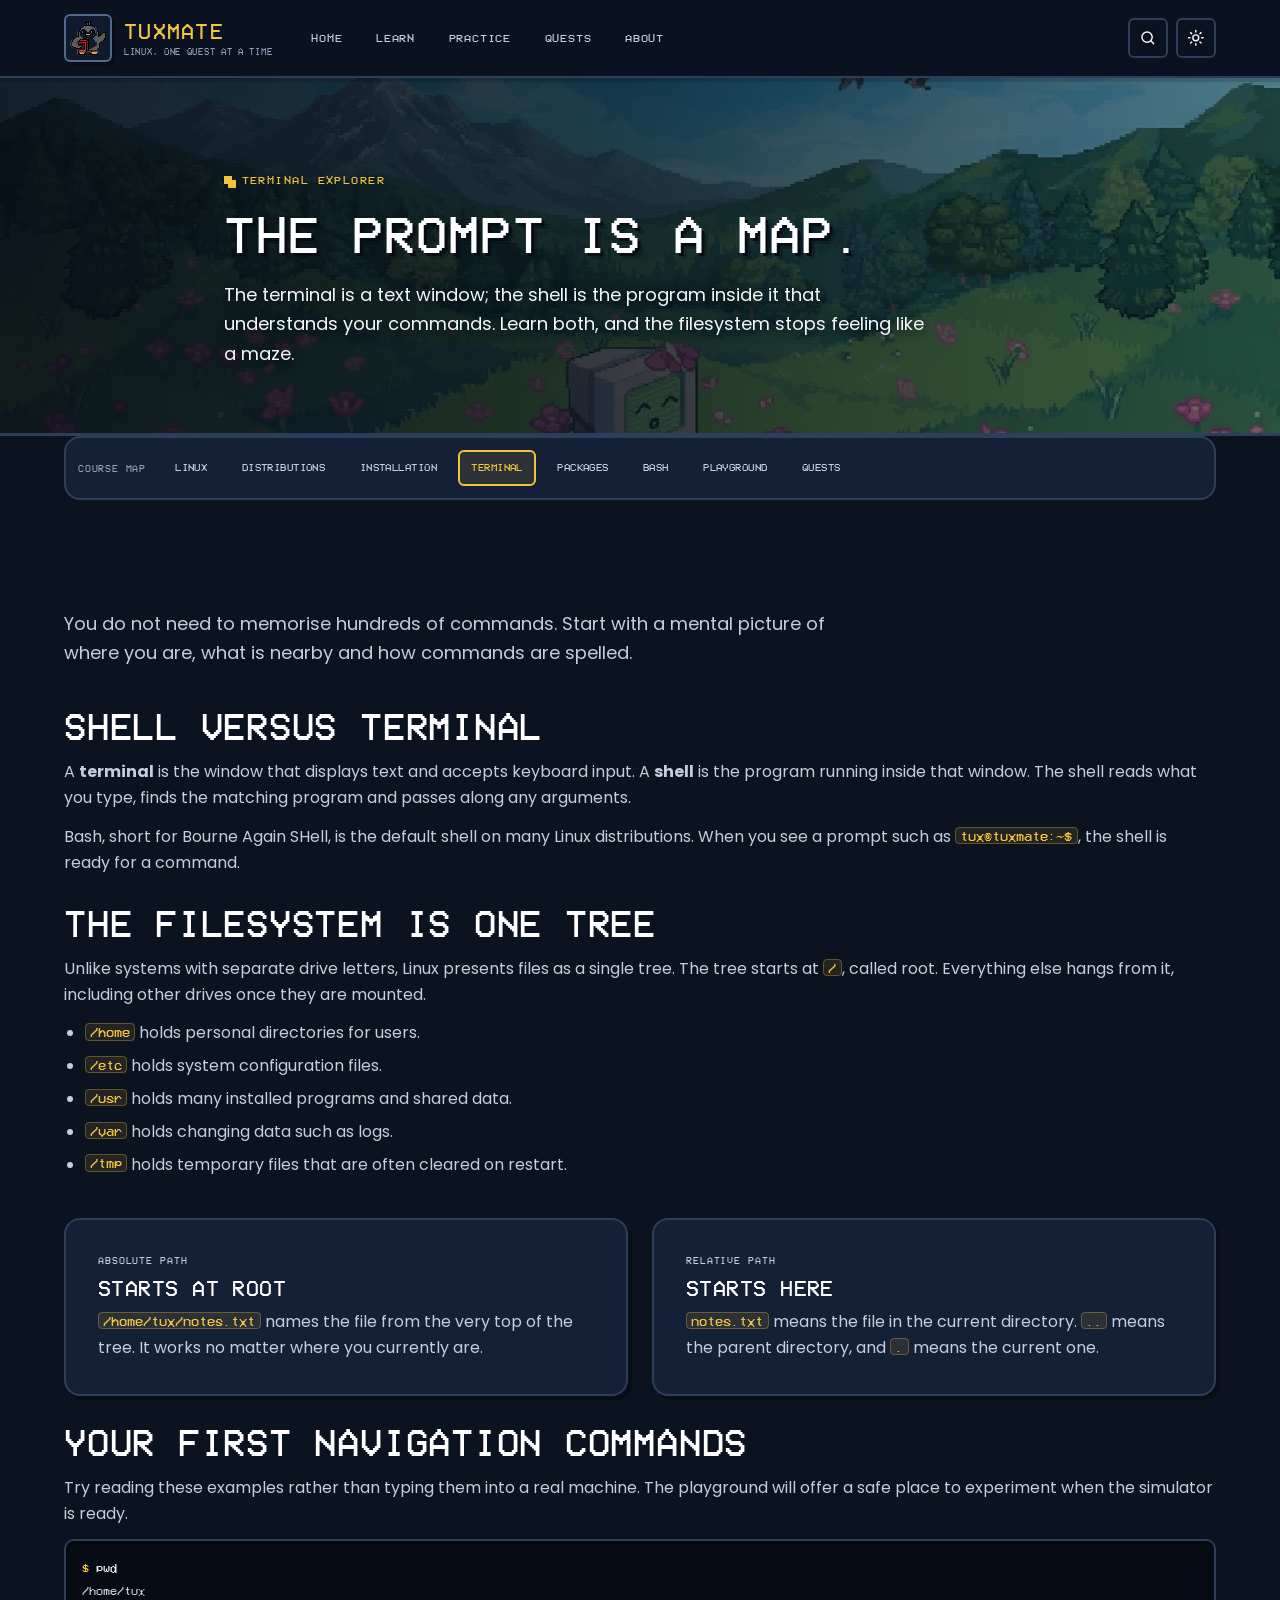
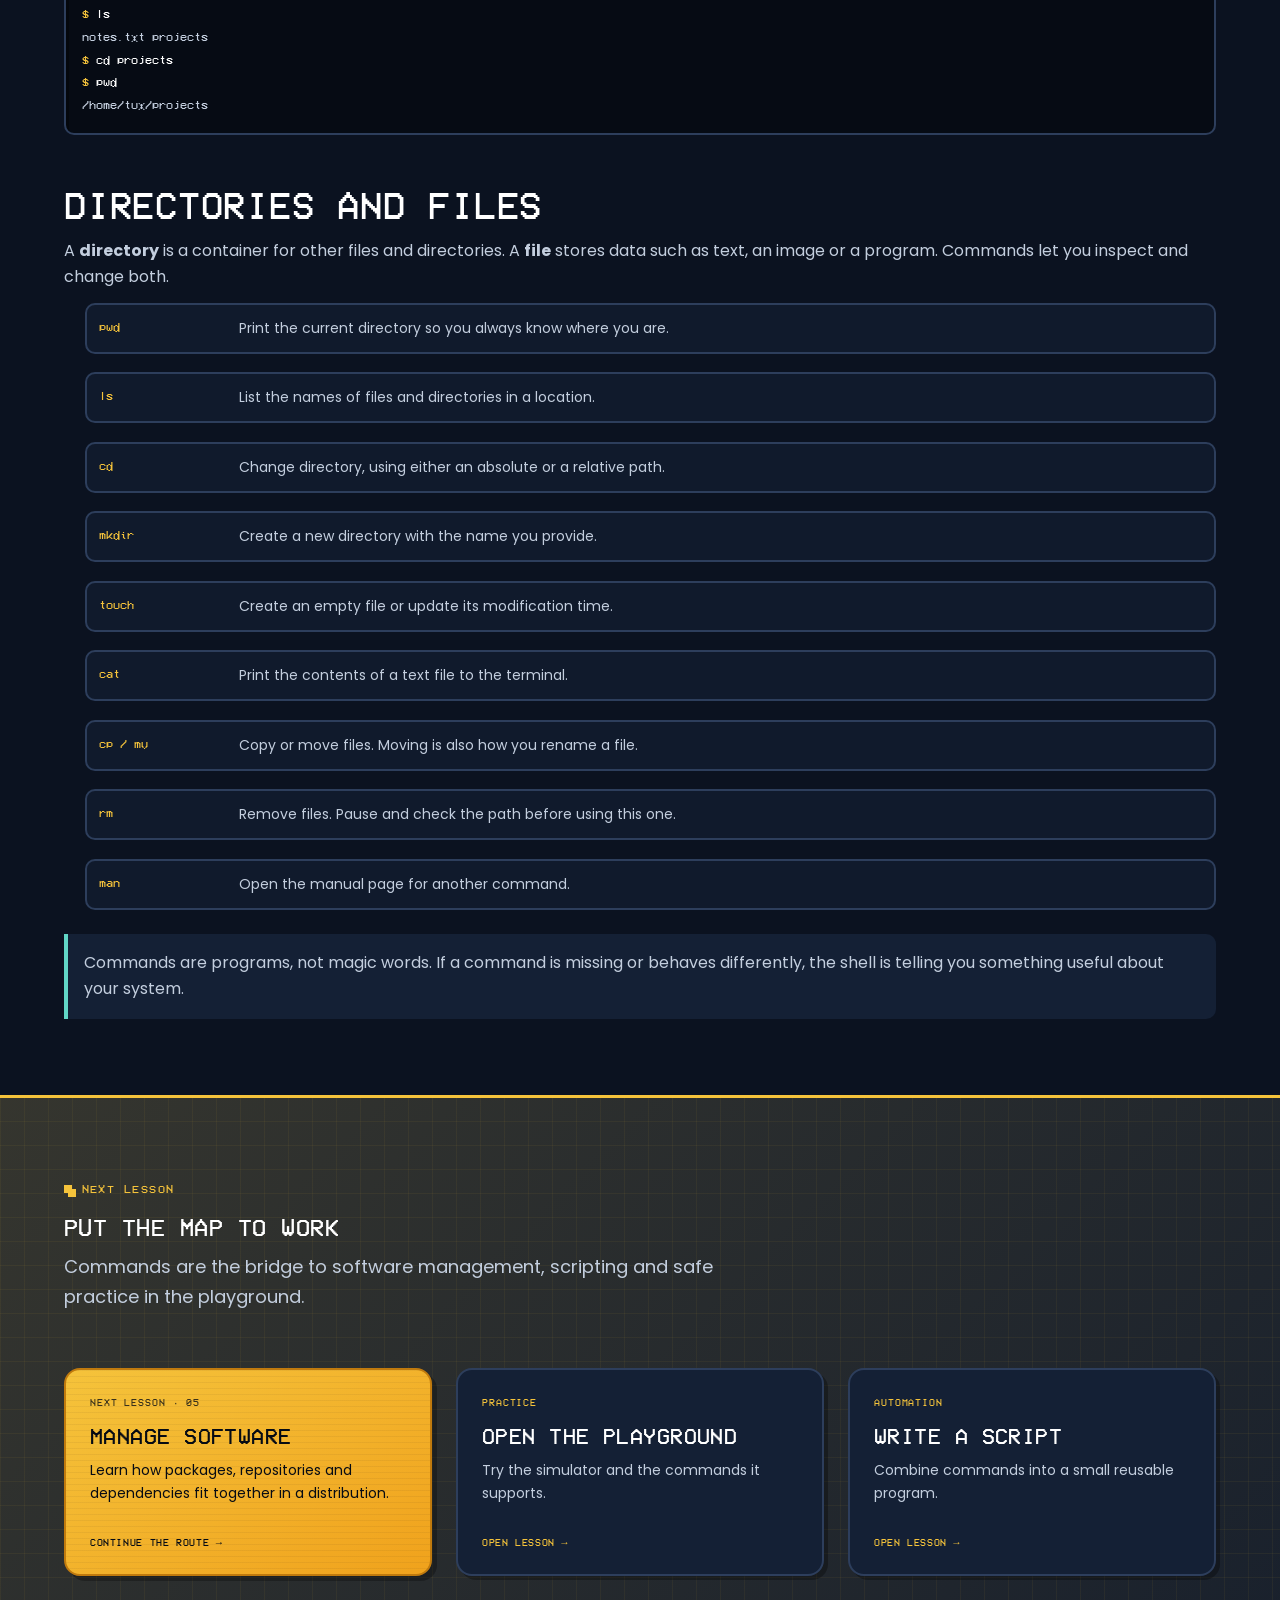
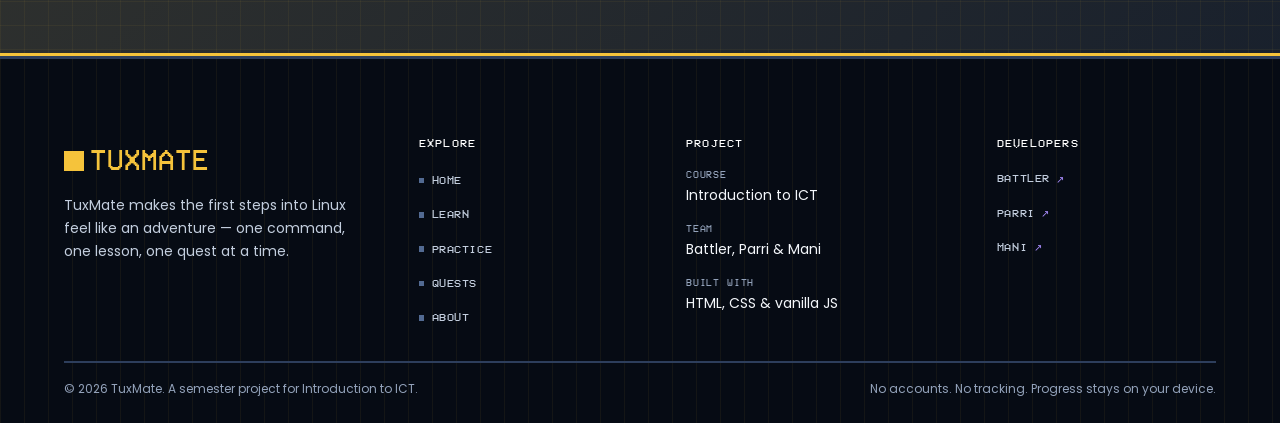
<file: terminal.html>
<!DOCTYPE html>
<html lang="en" data-theme="dark">
<head>
  <meta charset="UTF-8">
  <meta name="viewport" content="width=device-width, initial-scale=1.0">
  <meta name="theme-color" content="#0b1220" id="theme-color">
  <meta name="description" content="Understand the shell versus the terminal, the Linux filesystem hierarchy, paths and basic navigation commands.">
  <title>TuxMate | Terminal Explorer</title>
  <link rel="icon" type="image/png" href="assets/tux1-removebg-preview.png">
  <link rel="stylesheet" href="css/style.css">
  <link rel="stylesheet" href="css/components.css">
  <link rel="stylesheet" href="css/responsive.css">
  <script src="js/theme.js"></script>
  <script src="js/navigation.js" defer></script>
  <script src="js/main.js" defer></script>
  <script src="js/search.js" defer></script>
</head>
<body>
  <a class="skip-link" href="#main">Skip to main content</a>

  <header class="site-header">
    <nav class="nav container" aria-label="Main navigation">
      <div class="nav__main">
        <a class="nav__brand" href="index.html" aria-label="TuxMate home">
          <span class="nav__logo-frame">
            <img class="nav__logo" src="assets/tux1-removebg-preview.png" alt="" width="48" height="48">
          </span>
          <span class="nav__brand-text">
            <span class="nav__wordmark">TuxMate</span>
            <span class="nav__tagline">Linux, one quest at a time</span>
          </span>
        </a>

        <ul class="nav__list" id="primary-menu">
          <li><a class="nav__link" href="home.html">Home</a></li>
          <li><a class="nav__link" href="learn.html">Learn</a></li>
          <li><a class="nav__link" href="playground.html">Practice</a></li>
          <li><a class="nav__link" href="quests.html">Quests</a></li>
          <li><a class="nav__link" href="about.html">About</a></li>
        </ul>
      </div>

      <div class="nav__tools">
        <button class="icon-btn" type="button" id="search-toggle" aria-label="Search TuxMate" aria-expanded="false" aria-controls="site-search">
          <svg viewBox="0 0 24 24" fill="none" stroke="currentColor" stroke-width="2" stroke-linecap="round" aria-hidden="true" focusable="false">
            <circle cx="11" cy="11" r="7"></circle>
            <path d="m20 20-3.5-3.5"></path>
          </svg>
        </button>
        <button class="icon-btn theme-toggle" type="button" id="theme-toggle" aria-label="Switch to light mode" aria-pressed="false">
          <svg class="icon-sun" viewBox="0 0 24 24" fill="none" stroke="currentColor" stroke-width="2" stroke-linecap="round" aria-hidden="true" focusable="false">
            <circle cx="12" cy="12" r="4"></circle>
            <path d="M12 2v2M12 20v2M4.93 4.93l1.41 1.41M17.66 17.66l1.41 1.41M2 12h2M20 12h2M4.93 19.07l1.41-1.41M17.66 6.34l1.41-1.41"></path>
          </svg>
          <svg class="icon-moon" viewBox="0 0 24 24" fill="none" stroke="currentColor" stroke-width="2" stroke-linecap="round" stroke-linejoin="round" aria-hidden="true" focusable="false">
            <path d="M20.5 14.5A8.5 8.5 0 0 1 9.5 3.5 8.5 8.5 0 1 0 20.5 14.5z"></path>
          </svg>
        </button>
        <button class="nav__toggle" type="button" aria-expanded="false" aria-controls="primary-menu" aria-label="Open navigation menu">
          <span class="nav__toggle-box" aria-hidden="true">
            <span></span>
            <span></span>
            <span></span>
          </span>
          <span class="nav__toggle-label">Menu</span>
        </button>
      </div>
    </nav>
  </header>

  <main id="main">
    <section class="page-hero page-hero--scene" aria-labelledby="terminal-title">
      <div class="container page-hero__inner">
        <p class="eyebrow">Terminal Explorer</p>
        <h1 id="terminal-title">The prompt is a map.</h1>
        <p class="page-hero__lede">The terminal is a text window; the shell is the program inside it that understands your commands. Learn both, and the filesystem stops feeling like a maze.</p>
      </div>
    </section>

    <div class="container">
      <ul class="topic-nav" aria-label="Lesson navigation">
        <li class="topic-nav__label">Course map</li>
        <li><a href="linux.html">Linux</a></li>
        <li><a href="distros.html">Distributions</a></li>
        <li><a href="installation.html">Installation</a></li>
        <li><a href="terminal.html" aria-current="page">Terminal</a></li>
        <li><a href="package-manager.html">Packages</a></li>
        <li><a href="bash.html">Bash</a></li>
        <li><a href="playground.html">Playground</a></li>
        <li><a href="quests.html">Quests</a></li>
      </ul>
    </div>

    <section class="page-section" aria-labelledby="shell-title">
      <div class="container lesson-article">
        <p class="lesson-article__intro">You do not need to memorise hundreds of commands. Start with a mental picture of where you are, what is nearby and how commands are spelled.</p>

        <article>
          <h2 id="shell-title">Shell versus terminal</h2>
          <p>A <strong>terminal</strong> is the window that displays text and accepts keyboard input. A <strong>shell</strong> is the program running inside that window. The shell reads what you type, finds the matching program and passes along any arguments.</p>
          <p>Bash, short for Bourne Again SHell, is the default shell on many Linux distributions. When you see a prompt such as <code>tux@tuxmate:~$</code>, the shell is ready for a command.</p>
        </article>

        <article>
          <h2>The filesystem is one tree</h2>
          <p>Unlike systems with separate drive letters, Linux presents files as a single tree. The tree starts at <code>/</code>, called root. Everything else hangs from it, including other drives once they are mounted.</p>
          <ul>
            <li><code>/home</code> holds personal directories for users.</li>
            <li><code>/etc</code> holds system configuration files.</li>
            <li><code>/usr</code> holds many installed programs and shared data.</li>
            <li><code>/var</code> holds changing data such as logs.</li>
            <li><code>/tmp</code> holds temporary files that are often cleared on restart.</li>
          </ul>
        </article>

        <div class="lesson-columns">
          <article class="info-panel">
            <p class="info-panel__kicker">Absolute path</p>
            <h3>Starts at root</h3>
            <p><code>/home/tux/notes.txt</code> names the file from the very top of the tree. It works no matter where you currently are.</p>
          </article>
          <article class="info-panel">
            <p class="info-panel__kicker">Relative path</p>
            <h3>Starts here</h3>
            <p><code>notes.txt</code> means the file in the current directory. <code>..</code> means the parent directory, and <code>.</code> means the current one.</p>
          </article>
        </div>

        <article>
          <h2>Your first navigation commands</h2>
          <p>Try reading these examples rather than typing them into a real machine. The playground will offer a safe place to experiment when the simulator is ready.</p>
          <div class="code-window" aria-label="Example terminal navigation">
            <p class="code-window__line"><span class="code-window__prompt">$</span> <span class="code-window__cmd">pwd</span></p>
            <p class="code-window__line code-window__out">/home/tux</p>
            <p class="code-window__line"><span class="code-window__prompt">$</span> <span class="code-window__cmd">ls</span></p>
            <p class="code-window__line code-window__out">notes.txt  projects</p>
            <p class="code-window__line"><span class="code-window__prompt">$</span> <span class="code-window__cmd">cd projects</span></p>
            <p class="code-window__line"><span class="code-window__prompt">$</span> <span class="code-window__cmd">pwd</span></p>
            <p class="code-window__line code-window__out">/home/tux/projects</p>
          </div>
        </article>

        <article>
          <h2>Directories and files</h2>
          <p>A <strong>directory</strong> is a container for other files and directories. A <strong>file</strong> stores data such as text, an image or a program. Commands let you inspect and change both.</p>
          <ul class="command-list">
            <li><strong>pwd</strong><span>Print the current directory so you always know where you are.</span></li>
            <li><strong>ls</strong><span>List the names of files and directories in a location.</span></li>
            <li><strong>cd</strong><span>Change directory, using either an absolute or a relative path.</span></li>
            <li><strong>mkdir</strong><span>Create a new directory with the name you provide.</span></li>
            <li><strong>touch</strong><span>Create an empty file or update its modification time.</span></li>
            <li><strong>cat</strong><span>Print the contents of a text file to the terminal.</span></li>
            <li><strong>cp / mv</strong><span>Copy or move files. Moving is also how you rename a file.</span></li>
            <li><strong>rm</strong><span>Remove files. Pause and check the path before using this one.</span></li>
            <li><strong>man</strong><span>Open the manual page for another command.</span></li>
          </ul>
        </article>

        <p class="lesson-note">Commands are programs, not magic words. If a command is missing or behaves differently, the shell is telling you something useful about your system.</p>
      </div>
    </section>

    <section class="page-section section--next" aria-labelledby="terminal-next-title">
      <div class="container">
        <div class="section__header">
          <p class="eyebrow">Next lesson</p>
          <h2 id="terminal-next-title">Put the map to work</h2>
          <p class="section__lede">Commands are the bridge to software management, scripting and safe practice in the playground.</p>
        </div>
        <div class="next-grid">
          <a class="next-card next-card--feature" href="package-manager.html">
            <span class="next-card__kicker">Next lesson &middot; 05</span>
            <h3>Manage software</h3>
            <p>Learn how packages, repositories and dependencies fit together in a distribution.</p>
            <span class="next-card__cta">Continue the route <span aria-hidden="true">&rarr;</span></span>
          </a>
          <a class="next-card" href="playground.html">
            <span class="next-card__kicker">Practice</span>
            <h3>Open the playground</h3>
            <p>Try the simulator and the commands it supports.</p>
            <span class="next-card__cta">Open lesson <span aria-hidden="true">&rarr;</span></span>
          </a>
          <a class="next-card" href="bash.html">
            <span class="next-card__kicker">Automation</span>
            <h3>Write a script</h3>
            <p>Combine commands into a small reusable program.</p>
            <span class="next-card__cta">Open lesson <span aria-hidden="true">&rarr;</span></span>
          </a>
        </div>
      </div>
    </section>
  </main>

  <footer class="site-footer">
    <div class="container">
      <div class="footer__grid">
        <div class="footer__brand">
          <a class="footer__wordmark" href="index.html">
            <span class="footer__mark" aria-hidden="true"></span>
            TuxMate
          </a>
          <p>TuxMate makes the first steps into Linux feel like an adventure &mdash; one command, one lesson, one quest at a time.</p>
        </div>

        <nav class="footer__nav" aria-label="Footer navigation">
          <h2 class="footer__heading">Explore</h2>
          <ul>
            <li><a href="home.html">Home</a></li>
            <li><a href="learn.html">Learn</a></li>
            <li><a href="playground.html">Practice</a></li>
            <li><a href="quests.html">Quests</a></li>
            <li><a href="about.html">About</a></li>
          </ul>
        </nav>

        <div class="footer__project">
          <h2 class="footer__heading">Project</h2>
          <ul class="footer__info">
            <li><span>Course</span> Introduction to ICT</li>
            <li><span>Team</span> Battler, Parri &amp; Mani</li>
            <li><span>Built with</span> HTML, CSS &amp; vanilla JS</li>
          </ul>
        </div>

        <div class="footer__developers">
          <h2 class="footer__heading">Developers</h2>
          <ul class="footer__dev-list">
            <li><a href="https://github.com/cevique" target="_blank" rel="noopener noreferrer">Battler <span aria-hidden="true">&nearr;</span></a></li>
            <li><a href="https://github.com/anfalcodes" target="_blank" rel="noopener noreferrer">Parri <span aria-hidden="true">&nearr;</span></a></li>
            <li><a href="https://github.com/AbdulRehman387/" target="_blank" rel="noopener noreferrer">Mani <span aria-hidden="true">&nearr;</span></a></li>
          </ul>
        </div>
      </div>

      <div class="footer__bottom">
        <p>&copy; <span id="copyright-year">2026</span> TuxMate. A semester project for Introduction to ICT.</p>
        <p>No accounts. No tracking. Progress stays on your device.</p>
      </div>
    </div>
  </footer>
</body>
</html>
</file>
<file: css/style.css>
@font-face {
  font-family: "VCR OSD Mono";
  src:
    url("../font/vcr_osd_mono_1.001-webfont.woff2") format("woff2"),
    url("../font/vcr_osd_mono_1.001-webfont.woff") format("woff");
  font-weight: 400;
  font-style: normal;
  font-display: swap;
}

@font-face {
  font-family: "Poppins";
  src: url("../font/poppins-400.woff2") format("woff2");
  font-weight: 400;
  font-style: normal;
  font-display: swap;
}

@font-face {
  font-family: "Poppins";
  src: url("../font/poppins-500.woff2") format("woff2");
  font-weight: 500;
  font-style: normal;
  font-display: swap;
}

@font-face {
  font-family: "Poppins";
  src: url("../font/poppins-600.woff2") format("woff2");
  font-weight: 600;
  font-style: normal;
  font-display: swap;
}

@font-face {
  font-family: "Poppins";
  src: url("../font/poppins-700.woff2") format("woff2");
  font-weight: 700;
  font-style: normal;
  font-display: swap;
}

:root {
  color-scheme: dark;

  --color-bg: #0b1220;
  --color-bg-deep: #060b14;
  --color-bg-soft: #101a2c;
  --color-surface: #142035;
  --color-surface-2: #1b2a44;
  --color-border: #2d3e5c;
  --color-border-strong: #526a92;
  --color-text: #f4f7fb;
  --color-text-muted: #c3cede;
  --color-text-dim: #93a2ba;
  --color-heading: #ffffff;
  --color-yellow: #f5c33b;
  --color-yellow-strong: #f0a21c;
  --color-orange: #f08a24;
  --color-teal: #61d6c6;
  --color-cyan: #6cc9ff;
  --color-purple: #a78bfa;
  --color-pink: #f472a6;
  --color-red: #ff5d73;
  --color-gold: #f5c33b;
  --color-gold-strong: #f0a21c;
  --color-gold-deep: #c07a0d;
  --color-gold-rgb: 245, 195, 59;
  --color-crimson: #ff5d73;
  --color-crimson-strong: #d93d59;
  --color-ink: #060b14;
  --color-focus: #f5c33b;
  --color-panel-overlay: rgba(6, 11, 20, 0.55);
  --color-panel-overlay-strong: rgba(6, 11, 20, 0.72);
  --header-bg: rgba(11, 18, 32, 0.94);
  --terminal-bar: #101827;
  --terminal-note: #080f1c;

  --font-pixel: "VCR OSD Mono", "Lucida Console", "Courier New", monospace;
  --font-body: "Poppins", "Segoe UI", "Trebuchet MS", Verdana, sans-serif;
  --text-xs: 0.75rem;
  --text-sm: 0.875rem;
  --text-base: 1rem;
  --text-md: 1.125rem;
  --text-lg: 1.375rem;
  --text-xl: 1.75rem;
  --text-2xl: clamp(1.75rem, 3vw, 2.4rem);
  --text-3xl: clamp(2rem, 4.4vw, 3.3rem);
  --text-hero: clamp(2.5rem, 6.5vw, 4.5rem);

  --space-1: 0.25rem;
  --space-2: 0.5rem;
  --space-3: 0.75rem;
  --space-4: 1rem;
  --space-5: 1.5rem;
  --space-6: 2rem;
  --space-7: 3rem;
  --space-8: 4rem;
  --space-9: 6rem;
  --space-10: 8rem;

  --radius-xs: 4px;
  --radius-sm: 6px;
  --radius-md: 10px;
  --radius-lg: 16px;
  --container: 72rem;
  --gutter: clamp(1rem, 4vw, 2rem);
  --nav-height: 4.75rem;
  --shadow-card: 4px 4px 0 rgba(0, 0, 0, 0.3);
  --transition: 160ms ease;
  --ease-pixel: steps(2, end);
}

:root[data-theme="light"] {
  color-scheme: light;

  --color-bg: #f3f6fb;
  --color-bg-deep: #e6ecf6;
  --color-bg-soft: #fbfdff;
  --color-surface: #ffffff;
  --color-surface-2: #edf3fc;
  --color-border: #c8d4e6;
  --color-border-strong: #7f96b8;
  --color-text: #172238;
  --color-text-muted: #4c5a72;
  --color-text-dim: #6d7a90;
  --color-heading: #0d172a;
  --color-yellow: #a86a05;
  --color-yellow-strong: #8a5402;
  --color-orange: #b45a0a;
  --color-teal: #0f766e;
  --color-cyan: #0369a1;
  --color-purple: #7c3aed;
  --color-pink: #be185d;
  --color-red: #c02643;
  --color-gold: #f0a21c;
  --color-gold-strong: #d48609;
  --color-gold-deep: #a86a05;
  --color-gold-rgb: 240, 162, 28;
  --color-crimson: #c02643;
  --color-crimson-strong: #9d1735;
  --color-ink: #060b14;
  --color-focus: #a86a05;
  --color-panel-overlay: rgba(251, 253, 255, 0.78);
  --color-panel-overlay-strong: rgba(251, 253, 255, 0.92);
  --header-bg: rgba(255, 255, 255, 0.94);
  --terminal-bar: #101827;
  --terminal-note: #080f1c;
  --shadow-card: 4px 4px 0 rgba(15, 30, 60, 0.16);
}

*,
*::before,
*::after {
  box-sizing: border-box;
}

html {
  scroll-behavior: smooth;
  scroll-padding-top: calc(var(--nav-height) + var(--space-5));
  -webkit-text-size-adjust: 100%;
}

body {
  margin: 0;
  min-height: 100vh;
  overflow-x: hidden;
  background-color: var(--color-bg);
  color: var(--color-text);
  font-family: var(--font-body);
  font-size: var(--text-base);
  font-synthesis: none;
  line-height: 1.65;
}

h1,
h2,
h3 {
  margin: 0 0 var(--space-3);
  color: var(--color-heading);
  font-family: var(--font-pixel);
  font-weight: 400;
  line-height: 1.12;
  letter-spacing: 0.02em;
  text-transform: uppercase;
  text-wrap: balance;
}

p {
  margin: 0 0 var(--space-3);
}

p:last-child {
  margin-bottom: 0;
}

ul,
ol {
  margin-top: 0;
}

a {
  color: var(--color-yellow);
  text-decoration-thickness: 2px;
  text-underline-offset: 0.2em;
}

a:hover {
  color: var(--color-yellow-strong);
}

img {
  display: block;
  max-width: 100%;
  height: auto;
}

button {
  font: inherit;
}

code {
  padding: 0.08em 0.3em;
  border: 1px solid rgba(var(--color-gold-rgb), 0.3);
  border-radius: var(--radius-xs);
  background-color: rgba(var(--color-gold-rgb), 0.1);
  color: var(--color-yellow);
  font-family: var(--font-pixel);
  font-size: 0.9em;
}

::selection {
  background-color: var(--color-gold);
  color: var(--color-ink);
}

:focus-visible {
  outline: 3px solid var(--color-focus);
  outline-offset: 4px;
}

.container {
  width: min(calc(100% - (2 * var(--gutter))), var(--container));
  margin-inline: auto;
}

.section {
  position: relative;
  padding-block: clamp(4rem, 8vw, 7rem);
}

.section--lessons {
  border-block: 2px solid var(--color-border);
  background-color: var(--color-bg-soft);
}

.section__header {
  max-width: 48rem;
  margin-bottom: clamp(2rem, 5vw, 3.5rem);
}

.section__header--split {
  display: flex;
  align-items: flex-end;
  justify-content: space-between;
  gap: var(--space-5);
  max-width: none;
}

.section__header--split > div {
  max-width: 48rem;
}

.section h2 {
  margin-bottom: var(--space-3);
  color: var(--color-heading);
  font-size: var(--text-3xl);
}

.section__lede {
  max-width: 44rem;
  margin-bottom: 0;
  color: var(--color-text-muted);
  font-size: var(--text-md);
}

.section__note {
  flex: 0 0 auto;
  max-width: 15rem;
  margin: 0;
  padding-left: var(--space-4);
  border-left: 3px solid var(--color-border-strong);
  color: var(--color-text-dim);
  font-family: var(--font-pixel);
  font-size: 0.68rem;
  line-height: 1.7;
  letter-spacing: 0.05em;
  text-transform: uppercase;
}

.eyebrow {
  display: inline-flex;
  align-items: center;
  gap: 0.6rem;
  margin: 0 0 var(--space-4);
  color: var(--color-yellow);
  font-family: var(--font-pixel);
  font-size: var(--text-xs);
  font-weight: 700;
  letter-spacing: 0.12em;
  line-height: 1.4;
  text-transform: uppercase;
}

.eyebrow::before {
  content: "";
  flex: 0 0 auto;
  width: 0.5rem;
  height: 0.5rem;
  background-color: currentColor;
  box-shadow: 0.25rem 0.25rem 0 currentColor;
}

.eyebrow--boxed {
  padding: 0.55rem 0.85rem;
  border: 2px solid rgba(var(--color-gold-rgb), 0.55);
  border-radius: var(--radius-sm);
  background-color: var(--color-panel-overlay);
  box-shadow: 3px 3px 0 rgba(0, 0, 0, 0.3);
}

.eyebrow--boxed::before {
  display: none;
}

.eyebrow__spark {
  flex: 0 0 auto;
  width: 0.5rem;
  height: 0.5rem;
  background-color: var(--color-gold);
  box-shadow:
    0.25rem 0 0 var(--color-gold),
    0 0.25rem 0 var(--color-gold);
}

.skip-link {
  position: fixed;
  top: var(--space-3);
  left: var(--space-3);
  z-index: 999;
  padding: var(--space-3) var(--space-4);
  transform: translateY(-200%);
  border: 3px solid var(--color-ink);
  border-radius: var(--radius-sm);
  background-color: var(--color-gold);
  color: var(--color-ink);
  font-family: var(--font-pixel);
  font-size: var(--text-xs);
  text-decoration: none;
  text-transform: uppercase;
  transition: transform 120ms ease;
}

.skip-link:focus {
  transform: translateY(0);
  color: var(--color-ink);
}

.pixel-icon {
  display: block;
  width: 2rem;
  height: 2rem;
  shape-rendering: crispEdges;
}

.site-header {
  position: sticky;
  top: 0;
  z-index: 100;
  border-bottom: 2px solid var(--color-border);
  background-color: var(--header-bg);
  box-shadow: 0 4px 0 rgba(0, 0, 0, 0.16);
}

@supports (backdrop-filter: blur(1px)) {
  .site-header {
    backdrop-filter: blur(10px);
  }
}

.hero {
  position: relative;
  display: grid;
  align-items: start;
  min-height: clamp(38rem, calc(100vh - var(--nav-height)), 52rem);
  min-height: clamp(38rem, calc(100svh - var(--nav-height)), 52rem);
  padding-block: clamp(4rem, 8vw, 6rem) clamp(4.5rem, 10vw, 7.5rem);
  overflow: hidden;
  border-bottom: 3px solid var(--color-border);
  background-color: var(--color-bg-soft);
  background-image: url("../assets/hero_section.gif");
  background-position: center 55%;
  background-repeat: no-repeat;
  background-size: cover;
  image-rendering: pixelated;
  isolation: isolate;
}

.hero::before {
  content: "";
  position: absolute;
  inset: 0;
  z-index: 0;
  background:
    radial-gradient(
      ellipse at 50% 38%,
      rgba(6, 11, 20, 0.26) 0%,
      rgba(6, 11, 20, 0.1) 58%,
      transparent 100%
    ),
    linear-gradient(
      180deg,
      rgba(6, 11, 20, 0.52) 0%,
      rgba(6, 11, 20, 0.2) 34%,
      rgba(6, 11, 20, 0.08) 62%,
      rgba(6, 11, 20, 0.42) 100%
    );
}

.hero::after {
  content: "";
  position: absolute;
  inset: 0;
  z-index: 0;
  pointer-events: none;
  opacity: 0.08;
  background-image: repeating-linear-gradient(
    0deg,
    transparent 0 3px,
    rgba(255, 255, 255, 0.1) 3px 4px
  );
}

.hero__inner {
  position: relative;
  z-index: 2;
  max-width: 64rem;
  margin-inline: auto;
  text-align: center;
}

.hero__title {
  margin-bottom: var(--space-5);
  color: #ffffff;
  font-size: var(--text-hero);
  line-height: 1.04;
  text-wrap: wrap;
  text-shadow:
    3px 3px 0 rgba(6, 11, 20, 0.9),
    7px 7px 0 rgba(6, 11, 20, 0.3);
}

.text-highlight {
  color: var(--color-gold);
}

.hero__title .text-highlight {
  white-space: nowrap;
}

.hero__lede {
  max-width: 43rem;
  margin: 0 auto var(--space-6);
  color: #f4f7fb;
  font-size: clamp(1rem, 1.6vw, 1.2rem);
  line-height: 1.7;
  text-shadow:
    0 2px 14px rgba(6, 11, 20, 0.9),
    0 0 2px rgba(6, 11, 20, 0.9);
}

.hero__actions {
  display: flex;
  flex-wrap: wrap;
  justify-content: center;
  gap: var(--space-3);
}

.hero__perks {
  display: flex;
  flex-wrap: wrap;
  justify-content: center;
  gap: var(--space-2) var(--space-4);
  width: fit-content;
  max-width: 100%;
  margin: var(--space-6) auto 0;
  padding: 0.55rem 0.9rem;
  border: 2px solid rgba(255, 255, 255, 0.24);
  border-radius: var(--radius-sm);
  background-color: var(--color-panel-overlay-strong);
  box-shadow: 3px 3px 0 rgba(0, 0, 0, 0.25);
  color: #f4f7fb;
  font-family: var(--font-pixel);
  font-size: 0.65rem;
  letter-spacing: 0.06em;
  text-align: center;
  text-shadow: 0 1px 4px rgba(0, 0, 0, 0.65);
  text-transform: uppercase;
  list-style: none;
}

.hero__perks li {
  display: flex;
  align-items: center;
  gap: 0.45rem;
}

.hero__perks li::before {
  content: "";
  width: 0.45rem;
  height: 0.45rem;
  background-color: var(--color-gold);
  box-shadow: 2px 2px 0 rgba(0, 0, 0, 0.4);
}

.hero__perks li:nth-child(2)::before {
  background-color: var(--color-crimson);
}

.pathway {
  position: relative;
  display: grid;
  grid-template-columns: repeat(4, minmax(0, 1fr));
  gap: var(--space-4);
  margin: 0;
  padding: 0;
  list-style: none;
}

.pathway::before {
  content: "";
  position: absolute;
  top: 5.5rem;
  right: 2rem;
  left: 2rem;
  z-index: 0;
  height: 3px;
  background-image: repeating-linear-gradient(
    90deg,
    var(--color-border-strong) 0 10px,
    transparent 10px 20px
  );
}

.pathway__item {
  position: relative;
  z-index: 1;
}

.lesson-grid {
  display: grid;
  grid-template-columns: repeat(3, minmax(0, 1fr));
  gap: var(--space-5);
}

.feature-grid {
  display: grid;
  grid-template-columns: minmax(0, 1.1fr) minmax(0, 0.9fr);
  gap: var(--space-5);
  align-items: stretch;
}

.section--cta {
  padding-block: clamp(3.5rem, 7vw, 5.5rem);
}

.cta {
  position: relative;
  display: flex;
  align-items: center;
  gap: clamp(1rem, 3vw, 2.5rem);
  padding: clamp(1.5rem, 4vw, 3rem);
  overflow: hidden;
  border: 3px solid var(--color-gold);
  border-radius: var(--radius-lg);
  background: linear-gradient(135deg, var(--color-surface-2) 0%, var(--color-surface) 100%);
  box-shadow: 6px 6px 0 rgba(0, 0, 0, 0.28);
}

.cta::before {
  content: "";
  position: absolute;
  inset: 0;
  pointer-events: none;
  background-image:
    linear-gradient(90deg, rgba(var(--color-gold-rgb), 0.08) 1px, transparent 1px),
    linear-gradient(0deg, rgba(var(--color-gold-rgb), 0.08) 1px, transparent 1px);
  background-size: 24px 24px;
}

.cta > * {
  position: relative;
  z-index: 1;
}

.cta__mascot {
  flex: 0 0 auto;
  width: clamp(5rem, 9vw, 8rem);
  image-rendering: pixelated;
  filter: drop-shadow(3px 4px 0 rgba(0, 0, 0, 0.4));
}

.cta__content {
  flex: 1 1 auto;
  min-width: 0;
}

.cta .eyebrow {
  margin-bottom: var(--space-2);
}

.cta h2 {
  margin-bottom: var(--space-2);
  color: var(--color-heading);
  font-size: var(--text-2xl);
}

.cta p {
  margin: 0;
  color: var(--color-text-muted);
}

.site-footer {
  padding-block: clamp(3rem, 6vw, 5rem) var(--space-5);
  border-top: 3px solid var(--color-border);
  background-color: var(--color-bg-deep);
  background-image: repeating-linear-gradient(
    90deg,
    rgba(var(--color-gold-rgb), 0.06) 0 1px,
    transparent 1px 24px
  );
}

.footer__grid {
  display: grid;
  grid-template-columns: 1.4fr 1fr 1.2fr 1fr;
  gap: var(--space-7);
  padding-bottom: var(--space-6);
  border-bottom: 2px solid var(--color-border);
}

.footer__wordmark {
  display: inline-flex;
  align-items: center;
  gap: 0.6rem;
  margin-bottom: var(--space-3);
  color: var(--color-yellow);
  font-family: var(--font-pixel);
  font-size: var(--text-xl);
  letter-spacing: 0.04em;
  text-decoration: none;
  text-transform: uppercase;
}

.footer__wordmark:hover {
  color: var(--color-crimson);
}

.footer__mark {
  width: 1rem;
  height: 1rem;
  background-color: var(--color-gold);
  box-shadow:
    0.25rem 0 0 var(--color-gold),
    0 0.25rem 0 var(--color-gold),
    0.25rem 0.25rem 0 var(--color-gold);
}

.footer__brand p {
  max-width: 24rem;
  color: var(--color-text-muted);
  font-size: var(--text-sm);
}

.footer__heading {
  margin: 0 0 var(--space-4);
  color: var(--color-heading);
  font-family: var(--font-pixel);
  font-size: 0.75rem;
  letter-spacing: 0.1em;
  text-transform: uppercase;
}

.footer__nav ul,
.footer__info {
  margin: 0;
  padding: 0;
  list-style: none;
}

.footer__nav ul {
  display: grid;
  gap: var(--space-2);
}

.footer__nav a {
  display: inline-flex;
  align-items: center;
  gap: 0.45rem;
  color: var(--color-text-muted);
  font-family: var(--font-pixel);
  font-size: 0.72rem;
  letter-spacing: 0.05em;
  text-decoration: none;
  text-transform: uppercase;
}

.footer__nav a::before {
  content: "";
  width: 0.35rem;
  height: 0.35rem;
  background-color: var(--color-border-strong);
  transition:
    background-color var(--transition),
    transform var(--transition);
}

.footer__nav a:hover {
  color: var(--color-yellow);
}

.footer__nav a:hover::before {
  background-color: var(--color-yellow);
  transform: translateX(2px);
}

.footer__info {
  display: grid;
  gap: var(--space-3);
}

.footer__info li {
  display: grid;
  gap: 0.1rem;
  color: var(--color-text);
  font-size: var(--text-sm);
}

.footer__info span {
  color: var(--color-text-dim);
  font-family: var(--font-pixel);
  font-size: 0.65rem;
  letter-spacing: 0.08em;
  text-transform: uppercase;
}

.footer__dev-list {
  display: grid;
  gap: var(--space-2);
  margin: 0;
  padding: 0;
  list-style: none;
}

.footer__dev-list a {
  display: inline-flex;
  align-items: center;
  gap: 0.4rem;
  color: var(--color-text-muted);
  font-family: var(--font-pixel);
  font-size: 0.72rem;
  letter-spacing: 0.05em;
  text-decoration: none;
  text-transform: uppercase;
}

.footer__dev-list a:hover,
.footer__dev-list a:focus-visible {
  color: var(--color-yellow);
}

.footer__dev-list span {
  color: var(--color-purple);
  font-size: 0.85em;
}

.footer__bottom {
  display: flex;
  flex-wrap: wrap;
  justify-content: space-between;
  gap: var(--space-2) var(--space-5);
  padding-top: var(--space-4);
  color: var(--color-text-dim);
  font-size: var(--text-xs);
}

.footer__bottom p {
  margin: 0;
}

.page-hero {
  position: relative;
  padding-block: clamp(3rem, 7vw, 5.5rem) clamp(2.5rem, 5vw, 4rem);
  border-bottom: 2px solid var(--color-border);
  background:
    radial-gradient(circle at 16% 18%, rgba(var(--color-gold-rgb), 0.16), transparent 28rem),
    linear-gradient(135deg, var(--color-bg-soft), var(--color-bg));
}

.page-hero__inner {
  max-width: 52rem;
}

.page-hero h1 {
  margin-bottom: var(--space-4);
  font-size: var(--text-3xl);
}

.page-hero__lede {
  max-width: 44rem;
  margin-bottom: 0;
  color: var(--color-text-muted);
  font-size: var(--text-md);
}

.page-hero--scene {
  overflow: hidden;
  isolation: isolate;
  border-bottom: 3px solid var(--color-border);
  background-color: var(--color-bg-deep);
  background-image: url("../assets/hero_section.gif");
  background-position: center 58%;
  background-repeat: no-repeat;
  background-size: cover;
  image-rendering: pixelated;
}

.page-hero--scene::before {
  content: "";
  position: absolute;
  inset: 0;
  z-index: 0;
  pointer-events: none;
  background: linear-gradient(
    90deg,
    rgba(6, 11, 20, 0.9) 0%,
    rgba(6, 11, 20, 0.74) 48%,
    rgba(6, 11, 20, 0.45) 100%
  );
}

.page-hero--scene::after {
  content: "";
  position: absolute;
  inset: 0;
  z-index: 0;
  pointer-events: none;
  opacity: 0.08;
  background-image: repeating-linear-gradient(
    0deg,
    transparent 0 3px,
    rgba(255, 255, 255, 0.1) 3px 4px
  );
}

.page-hero--scene .page-hero__inner {
  position: relative;
  z-index: 1;
}

.page-hero--scene h1 {
  color: #ffffff;
  text-shadow:
    3px 3px 0 rgba(6, 11, 20, 0.9),
    6px 6px 0 rgba(6, 11, 20, 0.32);
}

.page-hero--scene .page-hero__lede {
  color: #f4f7fb;
  text-shadow: 0 2px 12px rgba(6, 11, 20, 0.95);
}

.page-section {
  padding-block: clamp(3rem, 6vw, 5rem);
}

.panel-grid {
  display: grid;
  grid-template-columns: repeat(3, minmax(0, 1fr));
  gap: var(--space-5);
}

.dashboard-grid {
  display: grid;
  grid-template-columns: minmax(0, 1.35fr) minmax(0, 0.65fr);
  gap: var(--space-5);
  align-items: start;
}

.page-actions {
  display: flex;
  flex-wrap: wrap;
  gap: var(--space-3);
  margin-top: var(--space-5);
}

.info-panel {
  padding: var(--space-6);
  border: 2px solid var(--color-border);
  border-radius: var(--radius-lg);
  background-color: var(--color-surface);
  box-shadow: var(--shadow-card);
}

.info-panel h2,
.info-panel h3 {
  margin-bottom: var(--space-2);
  color: var(--color-heading);
}

.info-panel p {
  color: var(--color-text-muted);
}

.info-panel p:last-child {
  margin-bottom: 0;
}

.info-panel__kicker {
  display: block;
  margin-bottom: var(--space-2);
  color: var(--color-yellow);
  font-family: var(--font-pixel);
  font-size: 0.62rem;
  letter-spacing: 0.09em;
  text-transform: uppercase;
}

.empty-state {
  display: grid;
  justify-items: center;
  gap: var(--space-4);
  padding: clamp(2rem, 6vw, 4rem);
  border: 2px dashed var(--color-border-strong);
  border-radius: var(--radius-lg);
  background-color: var(--color-surface);
  text-align: center;
}

.empty-state h2 {
  margin-bottom: 0;
  font-size: var(--text-2xl);
}

.empty-state p {
  max-width: 36rem;
  margin-bottom: 0;
  color: var(--color-text-muted);
}

.empty-state__mark {
  display: grid;
  place-items: center;
  width: 5rem;
  height: 5rem;
  padding: 0.4rem;
  border: 2px solid var(--color-gold);
  border-radius: var(--radius-md);
  background-color: rgba(var(--color-gold-rgb), 0.12);
  box-shadow: 3px 3px 0 rgba(0, 0, 0, 0.25);
}

.empty-state__mark img {
  width: 100%;
  height: 100%;
  object-fit: contain;
  image-rendering: pixelated;
}

.link-list {
  display: grid;
  gap: var(--space-3);
  margin: 0;
  padding: 0;
  list-style: none;
}

.link-list a {
  display: flex;
  align-items: center;
  justify-content: space-between;
  gap: var(--space-3);
  padding: var(--space-3) var(--space-4);
  border: 2px solid var(--color-border);
  border-radius: var(--radius-md);
  background-color: var(--color-bg-soft);
  color: var(--color-text);
  text-decoration: none;
}

.link-list a:hover {
  border-color: var(--color-gold);
  color: var(--color-yellow);
}

.link-list span {
  color: var(--color-text-dim);
  font-family: var(--font-pixel);
  font-size: 0.62rem;
  letter-spacing: 0.06em;
  text-transform: uppercase;
}

.notice {
  display: flex;
  align-items: flex-start;
  gap: var(--space-3);
  padding: var(--space-4);
  border-left: 4px solid var(--color-crimson);
  border-radius: 0 var(--radius-md) var(--radius-md) 0;
  background-color: rgba(255, 93, 115, 0.08);
  color: var(--color-text-muted);
}

.notice strong {
  color: var(--color-heading);
}

/* Light mode corrections for elements that normally sit on a dark surface. */
:root[data-theme="light"] .hero__perks {
  border-color: rgba(13, 23, 42, 0.3);
  background-color: rgba(255, 255, 255, 0.92);
  box-shadow: 3px 3px 0 rgba(15, 30, 60, 0.18);
  color: var(--color-heading);
  text-shadow: none;
}

:root[data-theme="light"] .chip--muted {
  border-color: var(--color-border-strong);
  background-color: rgba(13, 23, 42, 0.05);
  color: var(--color-text-muted);
}

:root[data-theme="light"] .site-header {
  box-shadow: 0 4px 0 rgba(15, 30, 60, 0.12);
}

:root[data-theme="light"] .eyebrow--boxed {
  box-shadow: 3px 3px 0 rgba(15, 30, 60, 0.18);
}
</file>
<file: css/components.css>
.nav {
  position: relative;
  display: flex;
  align-items: center;
  justify-content: space-between;
  gap: var(--space-4);
  min-height: var(--nav-height);
}

.nav__main {
  display: flex;
  align-items: center;
  gap: var(--space-5);
  min-width: 0;
}

.nav__brand {
  display: inline-flex;
  align-items: center;
  gap: var(--space-3);
  color: var(--color-text);
  text-decoration: none;
}

.nav__logo-frame {
  display: grid;
  flex: 0 0 auto;
  place-items: center;
  width: 3rem;
  height: 3rem;
  overflow: hidden;
  border: 2px solid var(--color-border-strong);
  border-radius: var(--radius-sm);
  background-color: var(--color-bg-soft);
  box-shadow: 3px 3px 0 rgba(0, 0, 0, 0.28);
  transition: border-color var(--transition);
}

.nav__brand:hover .nav__logo-frame {
  border-color: var(--color-gold);
}

.nav__logo {
  width: 100%;
  height: 100%;
  padding: 0.15rem;
  object-fit: contain;
  image-rendering: pixelated;
}

.nav__brand-text {
  display: flex;
  flex-direction: column;
  line-height: 1.1;
}

.nav__wordmark {
  color: var(--color-yellow);
  font-family: var(--font-pixel);
  font-size: 1.35rem;
  letter-spacing: 0.06em;
  text-transform: uppercase;
  transition: color var(--transition);
}

.nav__brand:hover .nav__wordmark {
  color: var(--color-crimson);
}

.nav__tagline {
  margin-top: 0.25rem;
  color: var(--color-text-dim);
  font-family: var(--font-pixel);
  font-size: 0.55rem;
  letter-spacing: 0.08em;
  text-transform: uppercase;
}

.nav__tools {
  display: flex;
  align-items: center;
  gap: var(--space-2);
  margin-left: auto;
}

.nav__list {
  display: flex;
  align-items: center;
  gap: var(--space-1);
  margin: 0;
  padding: 0;
  list-style: none;
}

.nav__link {
  position: relative;
  display: inline-flex;
  align-items: center;
  padding: 0.65rem 0.8rem;
  border: 2px solid transparent;
  border-radius: var(--radius-sm);
  color: var(--color-text-muted);
  font-family: var(--font-pixel);
  font-size: 0.72rem;
  letter-spacing: 0.07em;
  text-decoration: none;
  text-transform: uppercase;
  transition:
    color var(--transition),
    background-color var(--transition),
    border-color var(--transition);
}

.nav__link::after {
  content: "";
  position: absolute;
  right: 0.8rem;
  bottom: 0.35rem;
  left: 0.8rem;
  height: 2px;
  background-color: transparent;
  transition: background-color var(--transition);
}

.nav__link:hover {
  background-color: rgba(var(--color-gold-rgb), 0.1);
  color: var(--color-yellow);
}

.nav__link:hover::after {
  background-color: var(--color-gold);
}

.nav__link[aria-current="page"] {
  border-color: rgba(var(--color-gold-rgb), 0.45);
  background-color: rgba(var(--color-gold-rgb), 0.12);
  color: var(--color-yellow);
}

.nav__link[aria-current="page"]::after {
  background-color: var(--color-gold);
}

.nav__link:focus-visible {
  outline-offset: 2px;
}

.nav__toggle {
  display: none;
  align-items: center;
  gap: 0.6rem;
  padding: 0.5rem 0.7rem;
  border: 2px solid var(--color-border-strong);
  border-radius: var(--radius-sm);
  background-color: transparent;
  color: var(--color-text);
  font-family: var(--font-pixel);
  font-size: 0.68rem;
  letter-spacing: 0.08em;
  text-transform: uppercase;
  cursor: pointer;
}

.nav__toggle:hover {
  border-color: var(--color-gold);
  color: var(--color-yellow);
}

.nav__toggle-box {
  display: flex;
  flex-direction: column;
  justify-content: center;
  gap: 3px;
  width: 1.1rem;
}

.nav__toggle-box span {
  display: block;
  height: 2px;
  background-color: currentColor;
  transition:
    transform var(--transition),
    opacity var(--transition);
}

.nav__toggle[aria-expanded="true"] .nav__toggle-box span:nth-child(1) {
  transform: translateY(5px) rotate(45deg);
}

.nav__toggle[aria-expanded="true"] .nav__toggle-box span:nth-child(2) {
  opacity: 0;
}

.nav__toggle[aria-expanded="true"] .nav__toggle-box span:nth-child(3) {
  transform: translateY(-5px) rotate(-45deg);
}

.icon-btn {
  display: inline-grid;
  place-items: center;
  width: 2.5rem;
  height: 2.5rem;
  padding: 0;
  border: 2px solid var(--color-border);
  border-radius: var(--radius-sm);
  background-color: transparent;
  color: var(--color-text);
  cursor: pointer;
  transition:
    border-color var(--transition),
    background-color var(--transition),
    color var(--transition);
}

.icon-btn:hover {
  border-color: var(--color-gold);
  background-color: rgba(var(--color-gold-rgb), 0.1);
  color: var(--color-yellow);
}

.icon-btn svg {
  width: 1.1rem;
  height: 1.1rem;
}

.theme-toggle .icon-moon {
  display: none;
}

:root[data-theme="light"] .theme-toggle .icon-sun {
  display: none;
}

:root[data-theme="light"] .theme-toggle .icon-moon {
  display: block;
}

.btn {
  display: inline-flex;
  align-items: center;
  justify-content: center;
  gap: 0.65rem;
  padding: 0.9rem 1.35rem;
  border: 3px solid var(--color-ink);
  border-radius: var(--radius-sm);
  font-family: var(--font-pixel);
  font-size: 0.8rem;
  letter-spacing: 0.05em;
  line-height: 1.2;
  text-align: center;
  text-decoration: none;
  text-transform: uppercase;
  cursor: pointer;
  box-shadow:
    4px 4px 0 rgba(0, 0, 0, 0.45),
    inset 2px 2px 0 rgba(255, 255, 255, 0.2),
    inset -2px -2px 0 rgba(0, 0, 0, 0.18);
  transition:
    transform 120ms var(--ease-pixel),
    box-shadow 120ms var(--ease-pixel),
    background-color var(--transition),
    color var(--transition);
}

.btn:hover {
  transform: translate(-2px, -2px);
  box-shadow:
    6px 6px 0 rgba(0, 0, 0, 0.45),
    inset 2px 2px 0 rgba(255, 255, 255, 0.2),
    inset -2px -2px 0 rgba(0, 0, 0, 0.18);
}

.btn:active {
  transform: translate(2px, 2px);
  box-shadow:
    2px 2px 0 rgba(0, 0, 0, 0.45),
    inset 2px 2px 0 rgba(0, 0, 0, 0.18);
}

.btn--primary {
  background-color: var(--color-gold);
  color: var(--color-ink);
}

.btn--primary:hover {
  background-color: var(--color-gold-strong);
  color: var(--color-ink);
}

.btn--ghost {
  border-color: rgba(255, 253, 248, 0.85);
  background-color: rgba(6, 11, 20, 0.55);
  color: #ffffff;
  box-shadow: 4px 4px 0 rgba(0, 0, 0, 0.4);
}

.btn--ghost:hover {
  border-color: var(--color-gold);
  background-color: rgba(255, 93, 115, 0.72);
  color: #ffffff;
}

.btn__arrow {
  font-size: 1.05em;
  line-height: 1;
  transition: transform 120ms var(--ease-pixel);
}

.btn:hover .btn__arrow {
  transform: translateX(3px);
}

.chip {
  display: inline-flex;
  align-items: center;
  gap: 0.35rem;
  padding: 0.35rem 0.5rem;
  border: 1px solid currentColor;
  border-radius: var(--radius-xs);
  font-family: var(--font-pixel);
  font-size: 0.6rem;
  letter-spacing: 0.06em;
  line-height: 1.2;
  text-transform: uppercase;
  white-space: nowrap;
}

.chip--yellow {
  background-color: rgba(var(--color-gold-rgb), 0.12);
  color: var(--color-yellow);
}

.chip--muted {
  border-color: var(--color-border-strong);
  background-color: rgba(255, 255, 255, 0.03);
  color: var(--color-text-dim);
}

.tag {
  display: inline-flex;
  padding: 0.3rem 0.5rem;
  border: 1px solid currentColor;
  border-radius: var(--radius-xs);
  font-family: var(--font-pixel);
  font-size: 0.6rem;
  letter-spacing: 0.07em;
  line-height: 1.2;
  text-transform: uppercase;
}

.tag--linux {
  background-color: rgba(var(--color-gold-rgb), 0.12);
  color: var(--color-yellow);
}

.tag--bash {
  background-color: rgba(255, 93, 115, 0.1);
  color: var(--color-crimson);
}

.pathway-card {
  display: flex;
  flex-direction: column;
  height: 100%;
  padding: var(--space-5);
  border: 2px solid var(--color-border);
  border-radius: var(--radius-lg);
  background-color: var(--color-surface);
  box-shadow: var(--shadow-card);
  transition:
    transform var(--transition),
    border-color var(--transition),
    background-color var(--transition),
    box-shadow var(--transition);
}

.pathway-card:hover {
  transform: translateY(-4px);
  border-color: var(--color-border-strong);
  background-color: var(--color-surface-2);
  box-shadow: 6px 8px 0 rgba(0, 0, 0, 0.24);
}


.pathway-card__top {
  display: flex;
  align-items: center;
  justify-content: space-between;
  gap: var(--space-2);
  margin-bottom: var(--space-5);
}

.pathway-card__step {
  color: var(--color-text-dim);
  font-family: var(--font-pixel);
  font-size: var(--text-xl);
  letter-spacing: 0.04em;
}

.pathway-card__icon {
  display: inline-flex;
  align-items: center;
  justify-content: center;
  width: 3.5rem;
  height: 3.5rem;
  margin-bottom: var(--space-4);
  border: 2px solid var(--color-border);
  border-radius: var(--radius-md);
  background-color: var(--color-bg);
  color: var(--color-yellow);
  box-shadow: 3px 3px 0 rgba(0, 0, 0, 0.24);
}


.pathway-card h3 {
  margin-bottom: var(--space-2);
  color: var(--color-heading);
  font-size: var(--text-base);
  line-height: 1.35;
}

.pathway-card > p {
  color: var(--color-text-muted);
  font-size: var(--text-sm);
}

.pathway-card__meta {
  margin: auto 0 0;
  padding-top: var(--space-4);
  border-top: 1px dashed var(--color-border);
  color: var(--color-text-dim);
  font-family: var(--font-pixel);
  font-size: 0.6rem;
  letter-spacing: 0.06em;
  text-transform: uppercase;
}

.lesson-card {
  position: relative;
  display: flex;
  flex-direction: column;
  padding: var(--space-5);
  border: 2px solid var(--color-border);
  border-radius: var(--radius-lg);
  background-color: var(--color-surface);
  box-shadow: var(--shadow-card);
  transition:
    transform var(--transition),
    border-color var(--transition),
    box-shadow var(--transition);
}

.lesson-card::before {
  content: "";
  position: absolute;
  top: -2px;
  left: var(--space-5);
  width: 3.5rem;
  height: 3px;
  border-radius: 0 0 var(--radius-xs) var(--radius-xs);
  background-color: var(--color-gold);
}

.lesson-card:nth-child(2)::before {
  background-color: var(--color-crimson);
}

.lesson-card:nth-child(3)::before {
  background-color: var(--color-gold-strong);
}

.lesson-card:hover {
  transform: translateY(-4px);
  border-color: var(--color-border-strong);
  box-shadow: 6px 8px 0 rgba(0, 0, 0, 0.24);
}

.lesson-card__top {
  display: flex;
  align-items: center;
  justify-content: space-between;
  gap: var(--space-2);
  margin-bottom: var(--space-4);
}

.lesson-card__number {
  color: var(--color-text-dim);
  font-family: var(--font-pixel);
  font-size: 0.62rem;
  letter-spacing: 0.06em;
  text-transform: uppercase;
}

.lesson-card h3 {
  margin-bottom: var(--space-2);
  color: var(--color-heading);
  font-size: var(--text-lg);
  line-height: 1.3;
}

.lesson-card > p {
  color: var(--color-text-muted);
  font-size: var(--text-sm);
}

.lesson-card__list {
  display: grid;
  gap: var(--space-2);
  margin: var(--space-4) 0 var(--space-5);
  padding: 0;
  list-style: none;
}

.lesson-card__list li {
  position: relative;
  padding-left: 1.1rem;
  color: var(--color-text);
  font-size: var(--text-sm);
}

.lesson-card__list li::before {
  content: "";
  position: absolute;
  top: 0.5em;
  left: 0;
  width: 0.45rem;
  height: 0.45rem;
  background-color: var(--color-gold);
  box-shadow: 2px 2px 0 rgba(0, 0, 0, 0.3);
}

.lesson-card__footer {
  display: flex;
  align-items: center;
  justify-content: space-between;
  gap: var(--space-2);
  margin-top: auto;
  padding-top: var(--space-4);
  border-top: 1px dashed var(--color-border);
}

.lesson-card__status {
  color: var(--color-text-dim);
  font-family: var(--font-pixel);
  font-size: 0.6rem;
  letter-spacing: 0.06em;
  text-transform: uppercase;
}

.code-window {
  margin: var(--space-3) 0 var(--space-5);
  padding: var(--space-4);
  overflow-x: auto;
  border: 2px solid var(--color-border);
  border-radius: var(--radius-md);
  background-color: var(--color-ink);
  box-shadow: inset 3px 3px 0 rgba(0, 0, 0, 0.4);
  color: #f4f7fb;
  font-family: var(--font-pixel);
  font-size: 0.75rem;
  line-height: 1.9;
}

.code-window__line {
  margin: 0;
  white-space: nowrap;
}

.code-window__prompt {
  color: #f5c33b;
}

.code-window__cmd {
  color: #ffffff;
}

.code-window__out {
  color: #9fe8dd;
}

.feature-panel {
  display: flex;
  flex-direction: column;
  min-width: 0;
  padding: var(--space-6);
  border: 2px solid var(--color-border);
  border-radius: var(--radius-lg);
  background-color: var(--color-surface);
  box-shadow: var(--shadow-card);
  scroll-margin-top: calc(var(--nav-height) + var(--space-5));
}

.feature-panel--quests {
  border-color: var(--color-border-strong);
  background: linear-gradient(160deg, var(--color-surface-2) 0%, var(--color-surface) 100%);
}

.feature-panel__header {
  display: flex;
  align-items: flex-start;
  justify-content: space-between;
  gap: var(--space-3);
  margin-bottom: var(--space-3);
}

.feature-panel__header > div {
  min-width: 0;
}

.feature-panel__kicker {
  display: block;
  margin-bottom: var(--space-2);
  color: var(--color-yellow);
  font-family: var(--font-pixel);
  font-size: 0.62rem;
  letter-spacing: 0.09em;
  text-transform: uppercase;
}

.feature-panel h3 {
  margin-bottom: 0;
  color: var(--color-heading);
  font-size: var(--text-xl);
  line-height: 1.25;
}

.feature-panel__text {
  max-width: 40rem;
  color: var(--color-text-muted);
  font-size: var(--text-sm);
}

.terminal {
  margin-top: var(--space-5);
  overflow: hidden;
  border: 2px solid var(--color-border-strong);
  border-radius: var(--radius-md);
  background-color: var(--color-ink);
  box-shadow: 4px 4px 0 rgba(0, 0, 0, 0.3);
}

.terminal__bar {
  display: flex;
  align-items: center;
  gap: 0.4rem;
  padding: 0.6rem 0.8rem;
  border-bottom: 2px solid var(--color-border);
  background-color: var(--terminal-bar);
}

.terminal__bar > span:not(.terminal__title) {
  width: 0.55rem;
  height: 0.55rem;
  border-radius: 50%;
  background-color: #ff5d73;
}

.terminal__bar > span:nth-child(2) {
  background-color: #f5c33b;
}

.terminal__bar > span:nth-child(3) {
  background-color: #9fe8dd;
}

.terminal__title {
  margin-left: auto;
  color: #9fb0c9;
  font-family: var(--font-pixel);
  font-size: 0.55rem;
  letter-spacing: 0.05em;
  text-transform: uppercase;
}

.terminal__body {
  padding: var(--space-4);
  overflow-x: auto;
  color: #f4f7fb;
  font-family: var(--font-pixel);
  font-size: 0.8rem;
  line-height: 1.9;
}

.terminal__body p {
  margin: 0;
  white-space: pre-wrap;
  overflow-wrap: anywhere;
}

.terminal:focus-within {
  border-color: var(--color-gold);
  box-shadow: 4px 4px 0 rgba(var(--color-gold-rgb), 0.28);
}

.terminal__prompt {
  color: #f5c33b;
}

.terminal__user {
  color: #f5c33b;
}

.terminal__separator {
  color: #7f91ad;
}

.terminal__path {
  color: #7dd3fc;
}

.terminal__command {
  color: #ffffff;
}

.terminal__output {
  color: #9fe8dd;
}

.terminal__cursor {
  display: inline-block;
  width: 0.55em;
  height: 1em;
  background-color: #f5c33b;
  vertical-align: -0.15em;
  animation: terminal-blink 1.1s steps(2, start) infinite;
}

@keyframes terminal-blink {
  50% {
    opacity: 0;
  }
}

.terminal__note {
  margin: 0;
  padding: 0.6rem 0.8rem;
  border-top: 2px solid var(--color-border);
  background-color: var(--terminal-note);
  color: #9fb0c9;
  font-family: var(--font-pixel);
  font-size: 0.55rem;
  letter-spacing: 0.05em;
  text-transform: uppercase;
}

#terminal-output {
  min-height: 12rem;
  max-height: 22rem;
  overflow-y: auto;
}

.terminal__output--error {
  color: #ff8a9a;
}

.terminal__output--info {
  color: #f5c33b;
}

.terminal__form {
  display: flex;
  align-items: center;
  gap: 0.6rem;
  min-height: 3.25rem;
  padding: 0.7rem var(--space-4);
  border-top: 2px solid var(--color-border);
  background-color: var(--color-ink);
  font-family: var(--font-pixel);
  font-size: 0.8rem;
}

.terminal__form .terminal__prompt {
  flex: 0 0 auto;
  white-space: nowrap;
}

.terminal__input {
  flex: 1 1 auto;
  min-width: 0;
  padding: 0.35rem 0.4rem;
  border: 0;
  border-bottom: 2px solid transparent;
  background-color: transparent;
  color: #f4f7fb;
  font: inherit;
  caret-color: var(--color-gold);
  outline: none;
}

.terminal__input:focus {
  border-bottom-color: var(--color-gold);
}

.terminal__input::placeholder {
  color: #7f91ad;
}

.terminal__run {
  display: inline-flex;
  align-items: center;
  gap: 0.35rem;
  flex: 0 0 auto;
  padding: 0.35rem 0.85rem;
  border: 2px solid var(--color-gold-strong);
  border-radius: var(--radius-xs);
  background-color: var(--color-gold);
  color: var(--color-ink);
  font: inherit;
  font-weight: 700;
  text-transform: uppercase;
  cursor: pointer;
}

.terminal__run:hover {
  background-color: var(--color-yellow-strong);
}

.terminal-actions {
  display: flex;
  flex-wrap: wrap;
  gap: var(--space-3);
  margin-top: var(--space-5);
}

.terminal-actions .btn {
  padding: 0.65rem 0.9rem;
  font-size: 0.68rem;
}

.quick-commands {
  margin-top: var(--space-5);
}

.quick-commands__label {
  margin-bottom: var(--space-3);
  color: var(--color-text-dim);
  font-family: var(--font-pixel);
  font-size: 0.62rem;
  letter-spacing: 0.08em;
  text-transform: uppercase;
}

.quick-commands__list {
  display: flex;
  flex-wrap: wrap;
  gap: var(--space-2);
}

.command-chip {
  display: inline-flex;
  align-items: center;
  gap: 0.45rem;
  padding: 0.45rem 0.65rem;
  border: 2px solid var(--color-border-strong);
  border-radius: var(--radius-sm);
  background-color: var(--color-surface-2);
  color: var(--color-text);
  cursor: pointer;
  transition: border-color var(--transition), background-color var(--transition), transform var(--transition);
}

.command-chip:hover {
  border-color: var(--color-gold);
  background-color: rgba(var(--color-gold-rgb), 0.12);
  transform: translateY(-1px);
}

.command-chip code {
  color: var(--color-yellow);
  font-family: var(--font-pixel);
  font-size: 0.72rem;
}

.command-chip span {
  color: var(--color-text-dim);
  font-size: var(--text-xs);
}

.exercise-grid {
  display: grid;
  grid-template-columns: repeat(3, minmax(0, 1fr));
  gap: var(--space-4);
}

.exercise-card {
  display: flex;
  flex-direction: column;
  gap: var(--space-2);
  padding: var(--space-5);
  border: 2px solid var(--color-border);
  border-radius: var(--radius-lg);
  background-color: var(--color-surface);
  box-shadow: var(--shadow-card);
}

.exercise-card.is-done {
  border-color: var(--color-gold);
  background-color: var(--color-surface-2);
}

.exercise-card__kicker {
  color: var(--color-yellow);
  font-family: var(--font-pixel);
  font-size: 0.62rem;
  letter-spacing: 0.08em;
  text-transform: uppercase;
}

.exercise-card h3 {
  margin-bottom: 0;
  font-size: var(--text-lg);
}

.exercise-card p {
  margin-bottom: 0;
  color: var(--color-text-muted);
  font-size: var(--text-sm);
}

.exercise-card__expected {
  padding: 0.6rem 0.7rem;
  border: 2px dashed var(--color-border);
  border-radius: var(--radius-sm);
  background-color: var(--color-bg-soft);
}

.exercise-card__expected code {
  word-break: break-word;
}

.exercise-card .btn {
  align-self: flex-start;
  margin-top: var(--space-3);
  padding: 0.65rem 0.9rem;
  font-size: 0.68rem;
}

.exercise-card .exercise-card__status {
  align-self: flex-start;
  margin-top: var(--space-2);
  padding: 0.25rem 0.55rem;
  border: 2px solid var(--color-border);
  border-radius: var(--radius-xs);
  background-color: var(--color-bg-soft);
  color: var(--color-text-dim);
  font-family: var(--font-pixel);
  font-size: 0.6rem;
  letter-spacing: 0.06em;
  text-transform: uppercase;
}

.exercise-card.is-done .exercise-card__status {
  border-color: var(--color-gold);
  color: var(--color-yellow);
}

.quest-list {
  display: grid;
  gap: var(--space-3);
  margin: var(--space-5) 0 0;
  padding: 0;
  list-style: none;
}

.quest {
  display: flex;
  align-items: center;
  gap: var(--space-3);
  padding: var(--space-3);
  border: 2px solid var(--color-border);
  border-radius: var(--radius-md);
  background-color: var(--color-bg-soft);
}

.quest__icon {
  display: grid;
  flex: 0 0 auto;
  place-items: center;
  width: 2.25rem;
  height: 2.25rem;
  border: 2px solid currentColor;
  border-radius: var(--radius-sm);
  background-color: rgba(var(--color-gold-rgb), 0.12);
  color: var(--color-yellow);
}

.quest:nth-child(2) .quest__icon {
  background-color: rgba(255, 93, 115, 0.1);
  color: var(--color-crimson);
}

.quest:nth-child(3) .quest__icon {
  background-color: rgba(var(--color-gold-rgb), 0.12);
  color: var(--color-gold-strong);
}

.quest__text {
  display: flex;
  flex-direction: column;
  min-width: 0;
  gap: 0.1rem;
}

.quest__text strong {
  color: var(--color-heading);
  font-family: var(--font-pixel);
  font-size: 0.68rem;
  letter-spacing: 0.04em;
  text-transform: uppercase;
}

.quest__text span {
  color: var(--color-text-muted);
  font-size: 0.78rem;
}

.quest__xp {
  flex: 0 0 auto;
  margin-left: auto;
  color: var(--color-yellow);
  font-family: var(--font-pixel);
  font-size: 0.65rem;
  white-space: nowrap;
}

.feature-panel__note {
  margin: var(--space-4) 0 0;
  padding-top: var(--space-3);
  border-top: 1px dashed var(--color-border);
  color: var(--color-text-dim);
  font-size: var(--text-xs);
}

body.is-search-open {
  overflow: hidden;
}

.search {
  position: fixed;
  inset: 0;
  z-index: 300;
  display: grid;
  place-items: start center;
  padding: clamp(1rem, 8vh, 5rem) var(--gutter);
  background-color: rgba(6, 11, 20, 0.72);
  backdrop-filter: blur(8px);
}

.search[hidden] {
  display: none;
}

.search__panel {
  width: min(44rem, 100%);
  overflow: hidden;
  border: 2px solid var(--color-border-strong);
  border-radius: var(--radius-lg);
  background-color: var(--color-surface);
  box-shadow: 8px 8px 0 rgba(0, 0, 0, 0.3);
}

.search__top {
  display: flex;
  align-items: center;
  gap: var(--space-3);
  padding: 0.85rem 1rem;
  border-bottom: 2px solid var(--color-border);
  background-color: var(--color-bg-soft);
}

.search__icon {
  flex: 0 0 auto;
  width: 1.15rem;
  height: 1.15rem;
  color: var(--color-yellow);
}

.search__input {
  flex: 1;
  min-width: 0;
  border: 0;
  background-color: transparent;
  color: var(--color-text);
  font-family: var(--font-body);
  font-size: 1rem;
  outline: none;
}

.search__input::placeholder {
  color: var(--color-text-dim);
}

.search__close {
  flex: 0 0 auto;
}

.search__body {
  max-height: min(60vh, 30rem);
  overflow-y: auto;
  padding: var(--space-2);
}

.search__hint {
  margin: 0;
  padding: 0.5rem 0.75rem;
  color: var(--color-text-dim);
  font-family: var(--font-pixel);
  font-size: 0.6rem;
  letter-spacing: 0.05em;
  text-transform: uppercase;
}

.search__results {
  display: grid;
  gap: 0.35rem;
  margin: 0;
  padding: 0;
  list-style: none;
}

.search__result a {
  display: grid;
  gap: 0.15rem;
  padding: 0.75rem 0.85rem;
  border: 2px solid transparent;
  border-radius: var(--radius-md);
  color: var(--color-text);
  text-decoration: none;
}

.search__result a:hover,
.search__result a:focus-visible {
  border-color: var(--color-gold);
  background-color: rgba(var(--color-gold-rgb), 0.1);
  color: var(--color-text);
}

.search__result-title {
  color: var(--color-yellow);
  font-family: var(--font-pixel);
  font-size: 0.72rem;
  letter-spacing: 0.04em;
  text-transform: uppercase;
}

.search__result-desc {
  color: var(--color-text-muted);
  font-size: 0.82rem;
  line-height: 1.45;
}

.search__empty {
  padding: var(--space-4);
  color: var(--color-text-muted);
}

.search__empty strong {
  color: var(--color-heading);
}

.search__footer {
  display: flex;
  justify-content: space-between;
  gap: var(--space-4);
  padding: 0.65rem 1rem;
  border-top: 2px solid var(--color-border);
  color: var(--color-text-dim);
  font-family: var(--font-pixel);
  font-size: 0.58rem;
  letter-spacing: 0.05em;
  text-transform: uppercase;
}

.btn--secondary {
  border-color: var(--color-border-strong);
  background-color: transparent;
  color: var(--color-text);
  box-shadow: 4px 4px 0 rgba(0, 0, 0, 0.22);
}

.btn--secondary:hover {
  border-color: var(--color-gold);
  background-color: rgba(var(--color-gold-rgb), 0.1);
  color: var(--color-yellow);
}

a.pathway-card,
a.lesson-card {
  color: inherit;
  text-decoration: none;
}

a.pathway-card:hover h3,
a.lesson-card:hover h3 {
  color: var(--color-yellow);
}

.topic-nav {
  display: flex;
  flex-wrap: wrap;
  align-items: center;
  gap: var(--space-2);
  margin: 0 0 var(--space-6);
  padding: var(--space-3);
  border: 2px solid var(--color-border);
  border-radius: var(--radius-lg);
  background-color: var(--color-surface);
  list-style: none;
}

.topic-nav__label {
  margin-right: var(--space-2);
  color: var(--color-text-dim);
  font-family: var(--font-pixel);
  font-size: 0.62rem;
  letter-spacing: 0.08em;
  text-transform: uppercase;
}

.topic-nav a {
  display: inline-flex;
  padding: 0.45rem 0.7rem;
  border: 2px solid transparent;
  border-radius: var(--radius-sm);
  color: var(--color-text-muted);
  font-family: var(--font-pixel);
  font-size: 0.68rem;
  letter-spacing: 0.04em;
  text-decoration: none;
  text-transform: uppercase;
  transition:
    border-color var(--transition),
    background-color var(--transition),
    color var(--transition);
}

.topic-nav a:hover,
.topic-nav a[aria-current="page"] {
  border-color: var(--color-gold);
  background-color: rgba(var(--color-gold-rgb), 0.1);
  color: var(--color-yellow);
}

.lesson-article {
  display: grid;
  gap: var(--space-5);
}

.lesson-article__intro {
  max-width: 48rem;
  color: var(--color-text-muted);
  font-size: var(--text-md);
}

.lesson-article h2 {
  margin-bottom: var(--space-3);
  color: var(--color-heading);
  font-size: var(--text-2xl);
}

.lesson-article h3 {
  margin-bottom: var(--space-2);
  color: var(--color-heading);
  font-size: var(--text-lg);
}

.lesson-article p,
.lesson-article li {
  color: var(--color-text-muted);
}

.lesson-article ul,
.lesson-article ol {
  padding-left: 1.3rem;
}

.lesson-article li + li {
  margin-top: 0.4rem;
}

.lesson-columns {
  display: grid;
  grid-template-columns: repeat(2, minmax(0, 1fr));
  gap: var(--space-5);
  align-items: start;
}

.lesson-note {
  padding: var(--space-4);
  border-left: 4px solid var(--color-teal);
  border-radius: 0 var(--radius-md) var(--radius-md) 0;
  background-color: var(--color-surface);
  color: var(--color-text-muted);
}

.command-list {
  display: grid;
  gap: var(--space-3);
  margin: 0;
  padding: 0;
  list-style: none;
}

.command-list li {
  display: grid;
  grid-template-columns: 8rem minmax(0, 1fr);
  gap: var(--space-3);
  padding: var(--space-3);
  border: 2px solid var(--color-border);
  border-radius: var(--radius-md);
  background-color: var(--color-bg-soft);
}

.command-list strong {
  color: var(--color-yellow);
  font-family: var(--font-pixel);
  font-size: 0.78rem;
  font-weight: 400;
}

.command-list span {
  color: var(--color-text-muted);
  font-size: var(--text-sm);
}

.table-wrap {
  overflow-x: auto;
  border: 2px solid var(--color-border);
  border-radius: var(--radius-lg);
}

.compare-table {
  width: 100%;
  border-collapse: collapse;
  background-color: var(--color-surface);
  font-size: var(--text-sm);
}

.compare-table caption {
  padding: var(--space-3) var(--space-4);
  background-color: var(--color-surface-2);
  color: var(--color-heading);
  font-family: var(--font-pixel);
  font-size: 0.7rem;
  letter-spacing: 0.06em;
  text-align: left;
  text-transform: uppercase;
}

.compare-table th,
.compare-table td {
  padding: var(--space-3) var(--space-4);
  border-top: 1px solid var(--color-border);
  text-align: left;
  vertical-align: top;
}

.compare-table th {
  color: var(--color-yellow);
  font-family: var(--font-pixel);
  font-size: 0.68rem;
  font-weight: 400;
  letter-spacing: 0.05em;
  text-transform: uppercase;
}

.compare-table td {
  color: var(--color-text-muted);
}

.playground-layout {
  display: grid;
  grid-template-columns: minmax(0, 1.4fr) minmax(0, 0.6fr);
  gap: var(--space-5);
  align-items: start;
}

.playground-layout .terminal {
  margin-top: 0;
}

.playground-sidebar {
  display: grid;
  gap: var(--space-4);
}

.command-panel__lede {
  color: var(--color-text-muted);
  font-size: var(--text-sm);
}

.command-deck {
  display: grid;
  gap: var(--space-2);
  margin: var(--space-4) 0 0;
  padding: 0;
  list-style: none;
}

.command-deck button {
  display: grid;
  grid-template-columns: minmax(6.5rem, auto) 1fr;
  align-items: center;
  gap: var(--space-3);
  width: 100%;
  padding: 0.55rem 0.7rem;
  border: 2px solid var(--color-border);
  border-radius: var(--radius-sm);
  background-color: var(--color-bg-soft);
  color: var(--color-text-muted);
  text-align: left;
  cursor: pointer;
  transition: border-color var(--transition), background-color var(--transition);
}

.command-deck button:hover {
  border-color: var(--color-gold);
  background-color: rgba(var(--color-gold-rgb), 0.08);
}

.command-deck code {
  color: var(--color-yellow);
  font-family: var(--font-pixel);
  font-size: 0.7rem;
}

.command-deck span {
  font-size: var(--text-xs);
}

.safety-panel__head {
  display: flex;
  align-items: center;
  justify-content: space-between;
  gap: var(--space-3);
}

.safety-panel__head h2 {
  font-size: var(--text-lg);
}

.safety-panel__mascot {
  flex: 0 0 auto;
  width: 4.5rem;
  height: 4.5rem;
  object-fit: contain;
}

.quest-board {
  display: grid;
  gap: var(--space-5);
}

.quest-summary {
  display: flex;
  flex-wrap: wrap;
  align-items: center;
  justify-content: space-between;
  gap: var(--space-4);
  padding: var(--space-5);
  border: 2px solid var(--color-border-strong);
  border-radius: var(--radius-lg);
  background-color: var(--color-surface-2);
}

.quest-summary__text {
  max-width: 32rem;
}

.quest-summary__text h2 {
  margin-bottom: var(--space-2);
  font-size: var(--text-xl);
}

.quest-summary__text p {
  margin-bottom: 0;
  color: var(--color-text-muted);
  font-size: var(--text-sm);
}

.quest-summary__meter {
  display: grid;
  gap: var(--space-2);
  min-width: min(100%, 16rem);
}

.quest-summary progress {
  width: 100%;
  height: 0.9rem;
  accent-color: var(--color-gold);
}

.quest-summary output {
  color: var(--color-yellow);
  font-family: var(--font-pixel);
  font-size: 0.68rem;
  letter-spacing: 0.06em;
  text-transform: uppercase;
}

.quest-grid {
  display: grid;
  grid-template-columns: repeat(2, minmax(0, 1fr));
  gap: var(--space-4);
}

.quest-card {
  padding: var(--space-5);
  border: 2px solid var(--color-border);
  border-radius: var(--radius-lg);
  background-color: var(--color-surface);
  box-shadow: var(--shadow-card);
  transition:
    border-color var(--transition),
    background-color var(--transition);
}

.quest-card.is-complete {
  border-color: var(--color-gold);
  background-color: var(--color-surface-2);
}

.quest-card__head {
  display: flex;
  align-items: flex-start;
  justify-content: space-between;
  gap: var(--space-3);
  margin-bottom: var(--space-3);
}

.quest-card h3 {
  margin-bottom: 0;
  font-size: var(--text-base);
}

.quest-card p {
  color: var(--color-text-muted);
  font-size: var(--text-sm);
}

.quest-card__check {
  display: flex;
  align-items: center;
  gap: 0.6rem;
  margin-top: var(--space-4);
  color: var(--color-text);
  font-family: var(--font-pixel);
  font-size: 0.68rem;
  letter-spacing: 0.04em;
  text-transform: uppercase;
}

.quest-card__check input {
  width: 1.1rem;
  height: 1.1rem;
  margin: 0;
  accent-color: var(--color-gold);
}

.badge-grid {
  display: grid;
  grid-template-columns: repeat(4, minmax(0, 1fr));
  gap: var(--space-3);
}

.badge {
  padding: var(--space-4);
  border: 2px dashed var(--color-border);
  border-radius: var(--radius-md);
  background-color: var(--color-bg-soft);
  text-align: center;
  transition:
    border-color var(--transition),
    background-color var(--transition),
    color var(--transition);
}

.badge.is-unlocked {
  border-style: solid;
  border-color: var(--color-gold);
  background-color: rgba(var(--color-gold-rgb), 0.1);
}

.badge__icon {
  display: grid;
  place-items: center;
  width: 3.25rem;
  height: 3.25rem;
  margin: 0 auto var(--space-3);
  border: 2px solid var(--color-border);
  border-radius: var(--radius-md);
  background-color: var(--color-bg);
  box-shadow: 3px 3px 0 rgba(0, 0, 0, 0.22);
  color: var(--color-text-dim);
  filter: grayscale(1);
  opacity: 0.7;
  transition:
    border-color var(--transition),
    background-color var(--transition),
    color var(--transition),
    opacity var(--transition);
}

.badge__icon svg {
  width: 1.75rem;
  height: 1.75rem;
  shape-rendering: crispEdges;
}

.badge.is-unlocked .badge__icon {
  border-color: var(--color-gold);
  background-color: rgba(var(--color-gold-rgb), 0.16);
  color: var(--color-yellow);
  filter: none;
  opacity: 1;
}

.badge strong {
  display: block;
  color: var(--color-text-dim);
  font-family: var(--font-pixel);
  font-size: 0.72rem;
  font-weight: 400;
  letter-spacing: 0.04em;
  text-transform: uppercase;
}

.badge.is-unlocked strong {
  color: var(--color-yellow);
}

.badge span {
  display: block;
  margin-top: var(--space-2);
  color: var(--color-text-muted);
  font-size: 0.78rem;
}

.contact-layout {
  display: grid;
  grid-template-columns: minmax(0, 1.4fr) minmax(0, 0.6fr);
  gap: var(--space-5);
  align-items: start;
}

.contact-form {
  display: grid;
  gap: var(--space-4);
  padding: var(--space-6);
  border: 2px solid var(--color-border);
  border-radius: var(--radius-lg);
  background-color: var(--color-surface);
  box-shadow: var(--shadow-card);
}

.form-field {
  display: grid;
  gap: var(--space-2);
}

.form-field label {
  color: var(--color-heading);
  font-family: var(--font-pixel);
  font-size: 0.68rem;
  letter-spacing: 0.06em;
  text-transform: uppercase;
}

.form-field input,
.form-field textarea {
  width: 100%;
  padding: 0.8rem 0.9rem;
  border: 2px solid var(--color-border);
  border-radius: var(--radius-sm);
  background-color: var(--color-bg-soft);
  color: var(--color-text);
  font-family: var(--font-body);
  font-size: var(--text-sm);
  resize: vertical;
}

.form-field input::placeholder,
.form-field textarea::placeholder {
  color: var(--color-text-dim);
}

.form-field input:focus,
.form-field textarea:focus {
  border-color: var(--color-gold);
}

.form-field.is-invalid input,
.form-field.is-invalid textarea {
  border-color: var(--color-crimson);
}

.form-field__error {
  min-height: 1rem;
  margin: 0;
  color: var(--color-crimson);
  font-size: var(--text-xs);
}

.contact-form .btn {
  justify-self: start;
}

.contact-form__note {
  margin: 0;
  color: var(--color-text-dim);
  font-size: var(--text-xs);
}

.review-grid {
  display: grid;
  grid-template-columns: repeat(4, minmax(0, 1fr));
  gap: var(--space-4);
}

.review-card {
  display: flex;
  flex-direction: column;
  padding: var(--space-5);
  border: 2px solid var(--color-border);
  border-radius: var(--radius-lg);
  background-color: var(--color-surface);
  box-shadow: var(--shadow-card);
}

.review-card:nth-child(even) {
  background-color: var(--color-surface-2);
}

.review-card__mark {
  color: var(--color-gold);
  font-family: var(--font-pixel);
  font-size: 1.6rem;
  line-height: 1;
}

.review-card > p {
  margin: var(--space-3) 0 var(--space-4);
  color: var(--color-text);
  font-size: var(--text-sm);
}

.review-card__author {
  display: flex;
  align-items: center;
  justify-content: space-between;
  gap: var(--space-2);
  margin: auto 0 0;
  padding-top: var(--space-3);
  border-top: 1px dashed var(--color-border);
}

.review-card__author strong {
  color: var(--color-yellow);
  font-family: var(--font-pixel);
  font-size: 0.72rem;
  font-weight: 400;
  text-transform: uppercase;
}

.review-card__author span {
  color: var(--color-text-dim);
  font-family: var(--font-pixel);
  font-size: 0.58rem;
  letter-spacing: 0.06em;
  text-transform: uppercase;
}

/* Shared "Next lesson" step used at the end of every lesson page. */
.section--next {
  position: relative;
  border-block: 3px solid var(--color-gold);
  background:
    linear-gradient(135deg, rgba(var(--color-gold-rgb), 0.16), rgba(var(--color-gold-rgb), 0.04)),
    var(--color-bg-soft);
}

.section--next::before {
  content: "";
  position: absolute;
  inset: 0;
  pointer-events: none;
  opacity: 0.55;
  background-image:
    linear-gradient(90deg, rgba(var(--color-gold-rgb), 0.1) 1px, transparent 1px),
    linear-gradient(0deg, rgba(var(--color-gold-rgb), 0.1) 1px, transparent 1px);
  background-size: 24px 24px;
}

.section--next > .container {
  position: relative;
  z-index: 1;
}

.next-grid {
  display: grid;
  grid-template-columns: repeat(3, minmax(0, 1fr));
  gap: var(--space-5);
}

.next-card {
  display: flex;
  flex-direction: column;
  height: 100%;
  padding: var(--space-5);
  border: 2px solid var(--color-border);
  border-radius: var(--radius-lg);
  background-color: var(--color-surface);
  box-shadow: var(--shadow-card);
  color: var(--color-text);
  text-decoration: none;
  transition:
    transform var(--transition),
    border-color var(--transition),
    box-shadow var(--transition);
}

.next-card:hover {
  transform: translateY(-4px);
  border-color: var(--color-gold);
  box-shadow: 6px 8px 0 rgba(0, 0, 0, 0.24);
}

.next-card__kicker {
  display: block;
  margin-bottom: var(--space-3);
  color: var(--color-yellow);
  font-family: var(--font-pixel);
  font-size: 0.62rem;
  letter-spacing: 0.09em;
  text-transform: uppercase;
}

.next-card h3 {
  margin-bottom: var(--space-2);
  color: var(--color-heading);
  font-size: var(--text-lg);
  line-height: 1.3;
}

.next-card p {
  color: var(--color-text-muted);
  font-size: var(--text-sm);
}

.next-card__cta {
  display: inline-flex;
  align-items: center;
  gap: 0.4rem;
  margin-top: auto;
  padding-top: var(--space-4);
  color: var(--color-yellow);
  font-family: var(--font-pixel);
  font-size: 0.65rem;
  letter-spacing: 0.06em;
  text-transform: uppercase;
}

.next-card__cta span {
  transition: transform 120ms var(--ease-pixel);
}

.next-card:hover .next-card__cta span {
  transform: translateX(3px);
}

.next-card--feature {
  border-color: var(--color-gold-deep);
  background:
    repeating-linear-gradient(0deg, transparent 0 5px, rgba(6, 11, 20, 0.05) 5px 6px),
    linear-gradient(150deg, var(--color-gold) 0%, var(--color-gold-strong) 100%);
  box-shadow: 5px 5px 0 rgba(0, 0, 0, 0.28);
  color: var(--color-ink);
}

.next-card--feature .next-card__kicker,
.next-card--feature h3,
.next-card--feature p,
.next-card--feature .next-card__cta {
  color: var(--color-ink);
}

.next-card--feature .next-card__kicker {
  opacity: 0.78;
}

.next-card--feature:hover {
  border-color: var(--color-gold-strong);
}
</file>
<file: css/responsive.css>
@media (max-width: 64rem) {
  .pathway {
    grid-template-columns: repeat(2, minmax(0, 1fr));
  }

  .pathway::before {
    display: none;
  }

  .footer__grid {
    grid-template-columns: 1.4fr 1fr;
  }

  .lesson-columns,
  .playground-layout {
    grid-template-columns: 1fr;
  }

  .playground-sidebar {
    grid-template-columns: repeat(2, minmax(0, 1fr));
  }

  .badge-grid,
  .review-grid {
    grid-template-columns: repeat(2, minmax(0, 1fr));
  }
}

@media (max-width: 56rem) {
  .section__header--split {
    flex-direction: column;
    align-items: flex-start;
    gap: var(--space-3);
  }

  .section__note {
    max-width: none;
    padding: var(--space-3) 0 0;
    border-top: 2px solid var(--color-border);
    border-left: 0;
  }

  .contact-layout {
    grid-template-columns: 1fr;
  }

  .lesson-grid,
  .feature-grid,
  .panel-grid,
  .dashboard-grid,
  .next-grid,
  .exercise-grid {
    grid-template-columns: 1fr;
  }

  .cta {
    flex-wrap: wrap;
    align-items: center;
  }

  .cta__mascot {
    width: 5.5rem;
  }

  .cta__content {
    flex: 1 1 14rem;
  }

  .cta .btn {
    width: 100%;
  }
}

@media (max-width: 48rem) {
  .nav {
    gap: var(--space-2);
  }

  .nav__main {
    gap: 0;
  }

  .nav__tools {
    gap: var(--space-1);
  }

  .nav__toggle {
    display: inline-flex;
  }

  .nav__list {
    position: absolute;
    top: calc(100% + 3px);
    right: 0;
    left: 0;
    z-index: 10;
    display: none;
    flex-direction: column;
    align-items: stretch;
    gap: 0;
    padding: var(--space-3);
    border: 2px solid var(--color-border);
    border-radius: var(--radius-md);
    background-color: var(--color-surface);
    box-shadow: 0 8px 0 rgba(0, 0, 0, 0.24);
  }

  .nav__list.is-open {
    display: flex;
  }

  .nav__link {
    justify-content: flex-start;
    width: 100%;
    padding: var(--space-3);
    border-bottom: 1px solid var(--color-border);
    border-radius: var(--radius-sm);
  }

  .nav__list li:last-child .nav__link {
    border-bottom: 2px solid transparent;
  }

  .nav__link::after {
    display: none;
  }

  .nav__link:hover,
  .nav__link[aria-current="page"] {
    border-color: rgba(var(--color-gold-rgb), 0.35);
  }

  .quest-grid {
    grid-template-columns: 1fr;
  }

  .playground-sidebar {
    grid-template-columns: 1fr;
  }

  .command-list li {
    grid-template-columns: 1fr;
    gap: var(--space-2);
  }

  .topic-nav__label {
    flex-basis: 100%;
    margin: 0 0 var(--space-1);
  }

  .nav__tagline {
    display: none;
  }

  .hero {
    min-height: auto;
    padding-block: clamp(4rem, 13vw, 6rem) clamp(5rem, 18vw, 8rem);
    background-position: 50% 72%;
  }

  .hero__title {
    font-size: clamp(2.3rem, 7vw, 3.3rem);
  }

  .hero__perks {
    gap: var(--space-2) var(--space-4);
  }

  .footer__grid {
    grid-template-columns: 1fr;
    gap: var(--space-6);
  }

  .footer__project {
    grid-column: auto;
  }

  .footer__bottom {
    flex-direction: column;
  }
}

@media (max-width: 40rem) {
  .pathway {
    grid-template-columns: 1fr;
  }

  .hero__title {
    font-size: clamp(2.3rem, 8.5vw, 2.8rem);
  }

  .hero__lede {
    font-size: 1rem;
  }

  .hero__actions {
    flex-direction: column;
    align-items: stretch;
    max-width: 22rem;
    margin-inline: auto;
  }

  .hero__actions .btn {
    width: 100%;
  }

  .section h2 {
    font-size: clamp(1.8rem, 8vw, 2.5rem);
  }

  .badge-grid,
  .review-grid {
    grid-template-columns: 1fr;
  }

  .feature-panel {
    padding: var(--space-5);
  }

  .terminal__body {
    font-size: 0.7rem;
  }

  .terminal__form {
    gap: 0.35rem;
    font-size: 0.7rem;
  }

  .terminal__run {
    padding: 0.2rem 0.45rem;
  }

  .terminal__title {
    display: none;
  }

  .cta {
    gap: var(--space-3);
    padding: var(--space-4);
  }

  .cta__mascot {
    width: 4rem;
  }

  .cta__content {
    flex-basis: calc(100% - 5rem);
  }

  .cta h2 {
    font-size: var(--text-xl);
  }

  .footer__grid {
    gap: var(--space-5);
  }

  .search {
    padding: var(--space-3);
  }

  .search__footer span:last-child {
    display: none;
  }
}

@media (max-width: 30rem) {
  .nav__logo-frame {
    width: 2.5rem;
    height: 2.5rem;
  }

  .nav__wordmark {
    font-size: 1.1rem;
  }

  .nav__brand {
    gap: var(--space-2);
  }

  .icon-btn {
    width: 2.25rem;
    height: 2.25rem;
  }

  .nav__toggle {
    justify-content: center;
    width: 2.25rem;
    padding: 0.45rem;
  }

  .nav__toggle-label {
    position: absolute;
    width: 1px;
    height: 1px;
    overflow: hidden;
    clip-path: inset(50%);
    white-space: nowrap;
  }
}

@media (max-width: 26rem) {
  .hero__title {
    font-size: clamp(2rem, 12vw, 2.6rem);
  }

  .lesson-card,
  .pathway-card {
    padding: var(--space-4);
  }

  .quest {
    flex-wrap: wrap;
    align-items: flex-start;
  }

  .quest__xp {
    margin-left: calc(2.25rem + var(--space-3));
  }
}

@media (prefers-reduced-motion: reduce) {
  html {
    scroll-behavior: auto;
  }

  *,
  *::before,
  *::after {
    animation-duration: 0.01ms !important;
    animation-iteration-count: 1 !important;
    transition-duration: 0.01ms !important;
  }

  .terminal__cursor {
    animation: none;
  }
}
</file>
